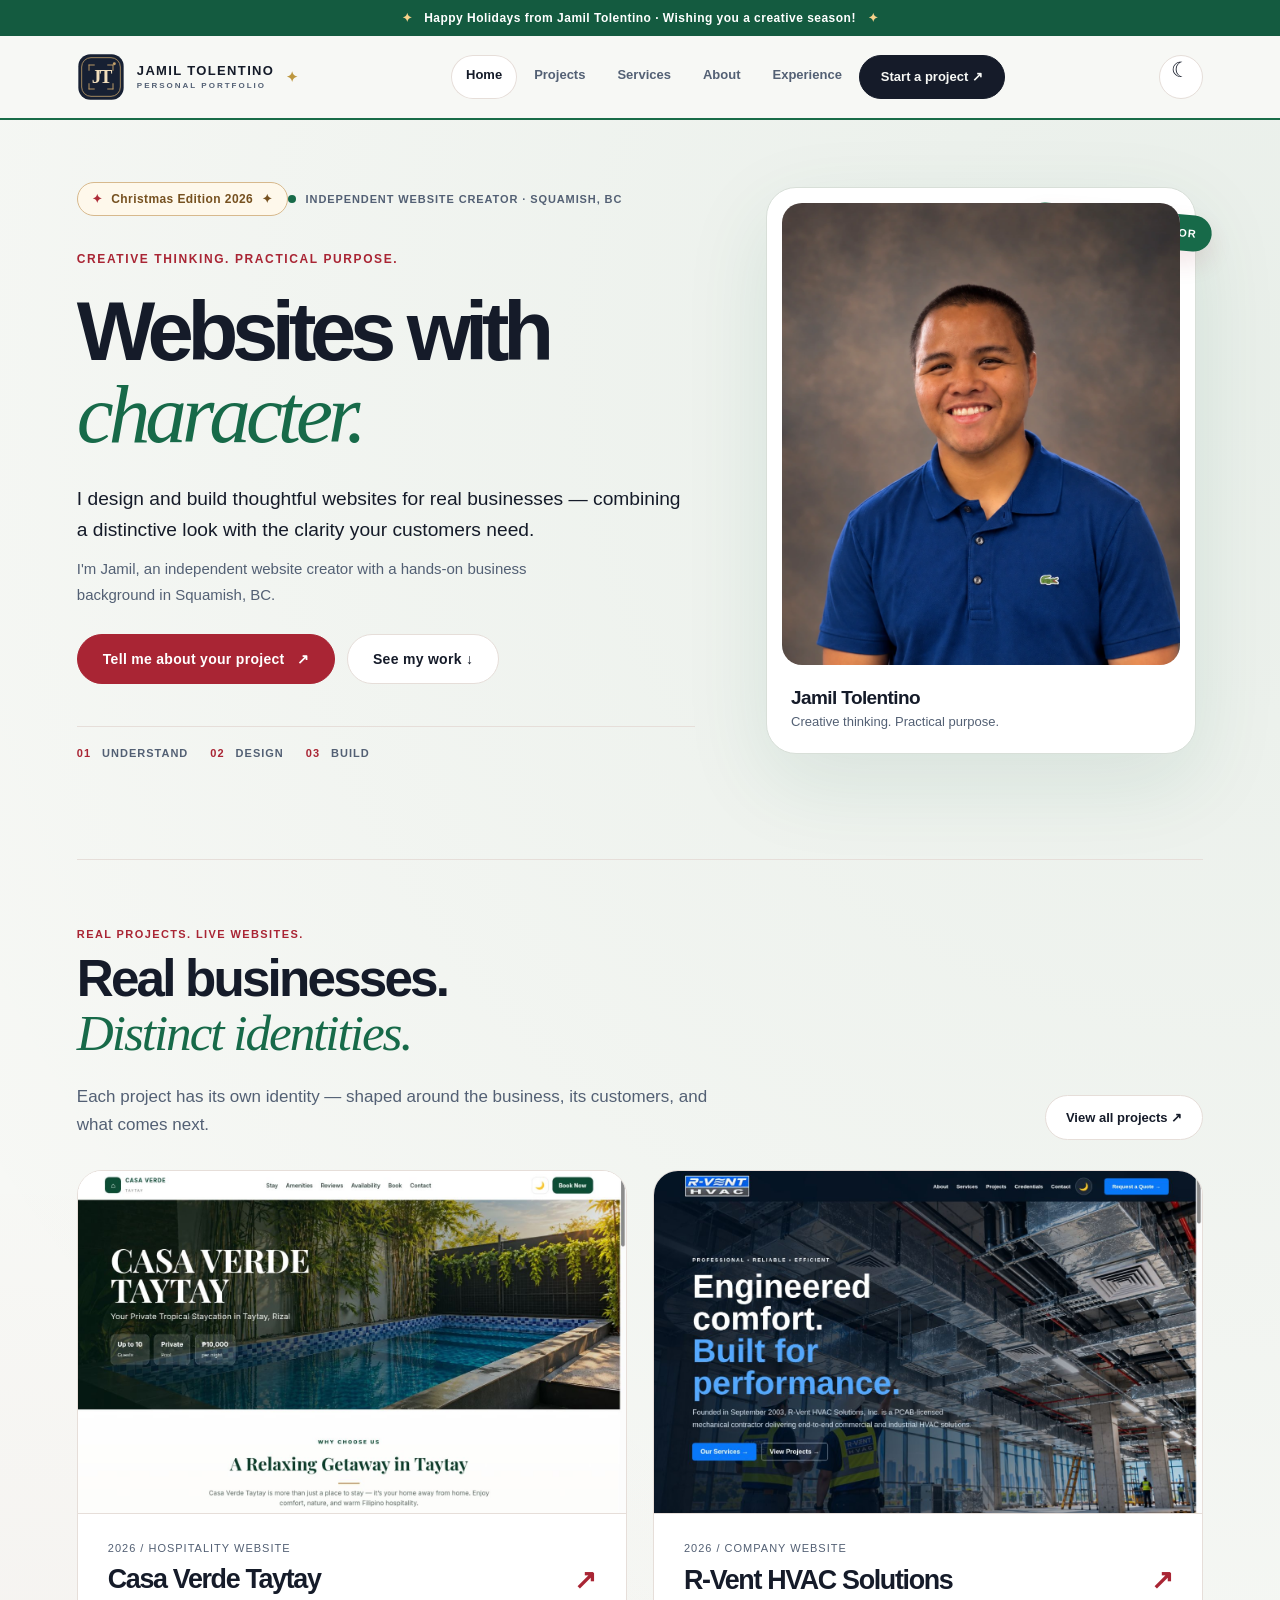
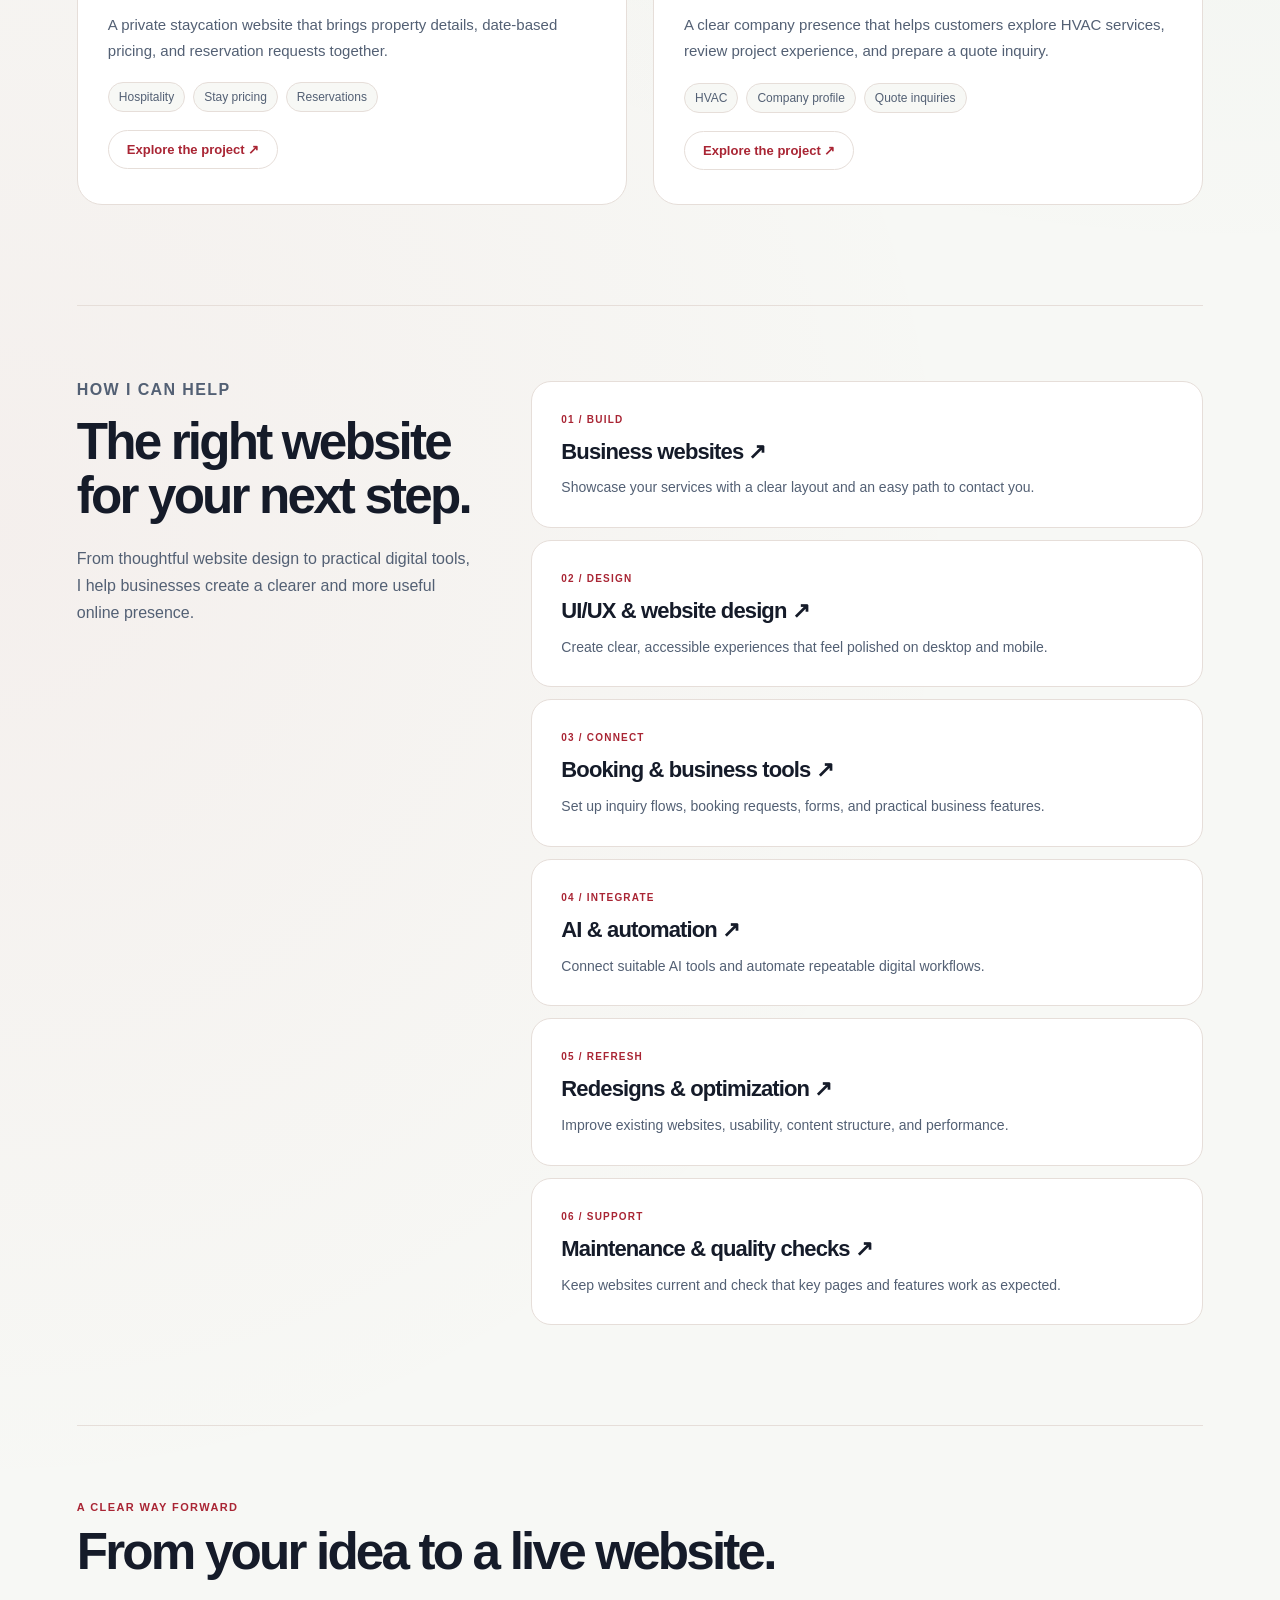
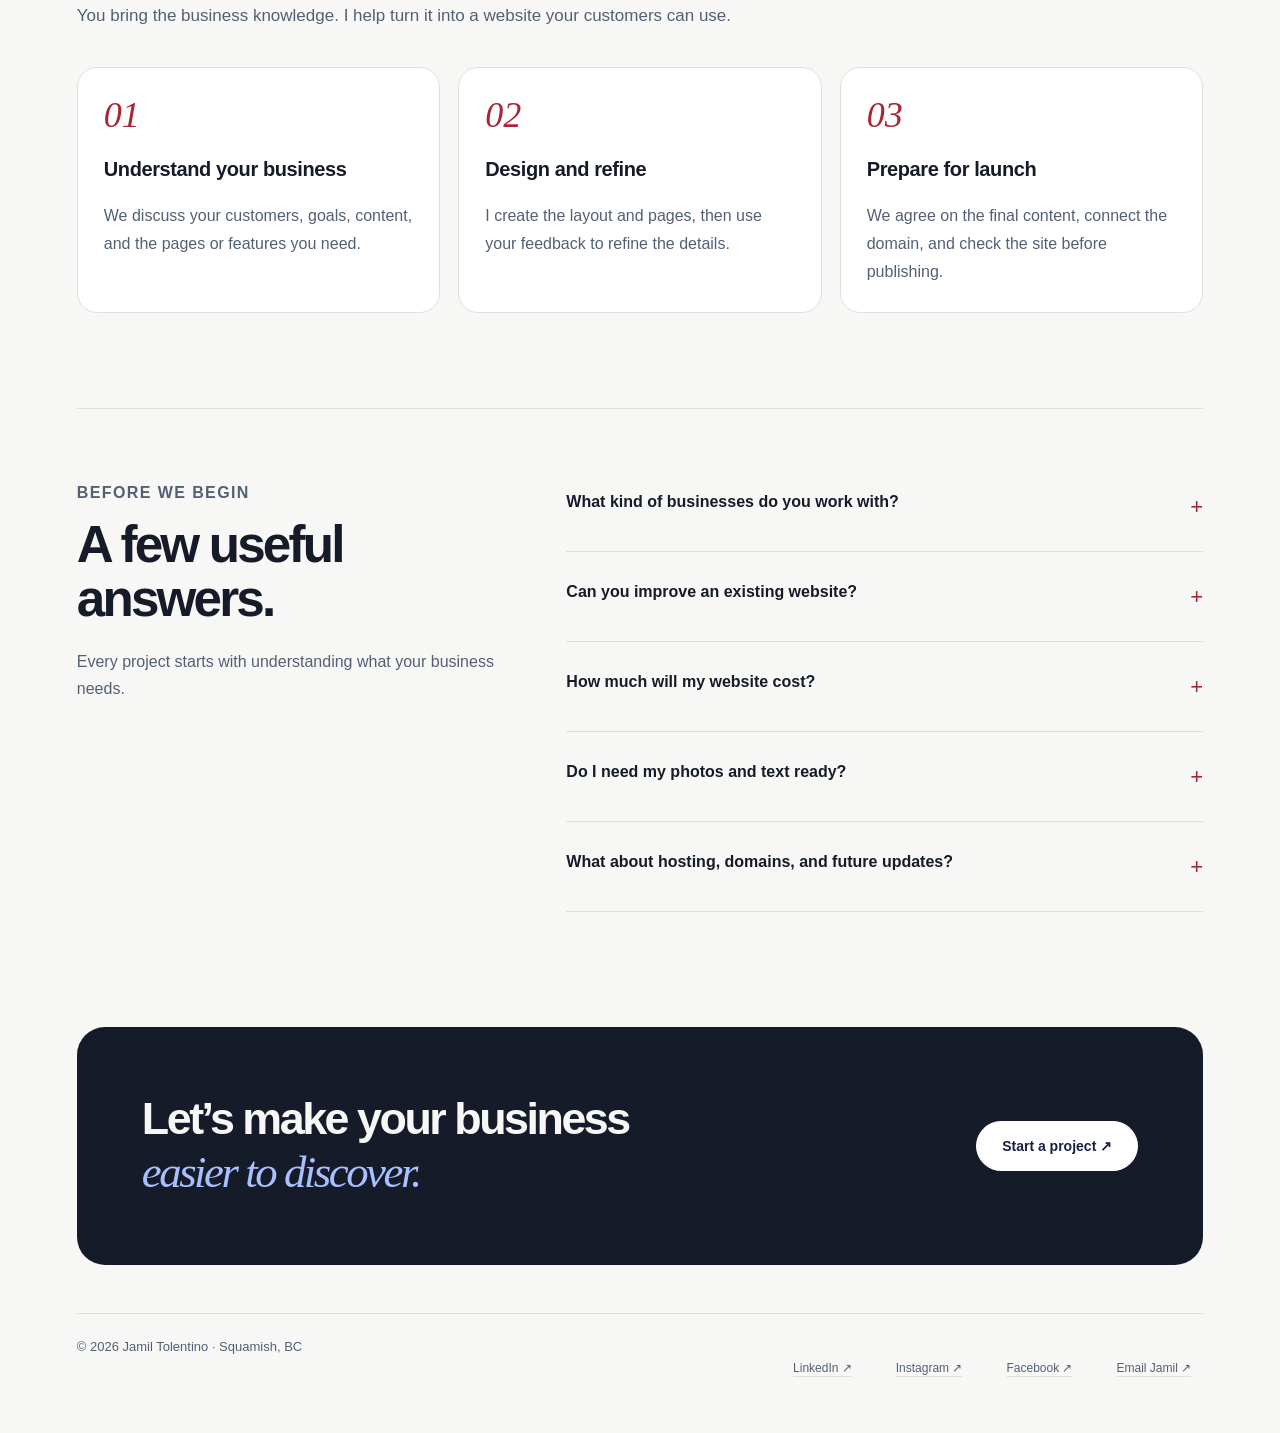
<file: index.html>
<!doctype html><html lang="en"><head><meta charset="utf-8"><meta http-equiv="Content-Security-Policy" content="default-src 'self'; script-src 'self'; script-src-attr 'none'; style-src 'self' 'unsafe-inline'; img-src 'self'; font-src 'self'; connect-src 'none'; object-src 'none'; frame-src 'none'; base-uri 'none'; form-action 'none'; upgrade-insecure-requests"><meta name="referrer" content="strict-origin-when-cross-origin"><meta name="viewport" content="width=device-width,initial-scale=1"><link rel="icon" type="image/svg+xml" href="favicon.svg"><meta name="theme-color" content="#f8f3ed"><meta name="description" content="Independent website design and development for small businesses. See real projects from Jamil Tolentino, based in Squamish, BC."><script src="theme.js?v=security1"></script><link rel="stylesheet" href="style.css?v=polish3"><title>Jamil Tolentino — Modern Websites for Small Businesses</title><link rel="stylesheet" href="tech.css?v=identity5"><link rel="canonical" href="https://jamiltolentino.com/"><link rel="preload" as="image" href="jamil-portrait.webp"><meta property="og:type" content="website"><meta property="og:title" content="Jamil Tolentino — Websites with Character"><meta property="og:description" content="Distinctive, practical websites for small businesses. Explore the real projects of Jamil Tolentino."><meta property="og:url" content="https://jamiltolentino.com/"><link rel="stylesheet" href="studio.css?v=studio1"></head><body class="welcome-page studio-page"><a class="skip" href="#main">Skip to content</a><header class="welcome-header site-header"><a class="brand-lockup" href="index.html" aria-label="Jamil Tolentino home"><img src="jamil-monogram.svg" alt="" aria-hidden="true"><span class="brand-wordmark"><strong>JAMIL TOLENTINO</strong><small>PERSONAL PORTFOLIO</small></span></a><button class="menu-toggle" aria-expanded="false" aria-controls="site-nav">MENU <span>＋</span></button><nav id="site-nav" class="hud-nav" aria-label="Main navigation"><a href="index.html" aria-current="page">Home</a><a href="work.html">Projects</a><a href="services.html">Services</a><a href="about.html">About</a><a href="resume.html">Experience</a><a href="contact.html" class="nav-contact">Start a project ↗</a></nav></header><main class="welcome" id="main"><div class="welcome-copy reveal"><div class="hud-tag">INDEPENDENT WEBSITE CREATOR · SQUAMISH, BC</div><p class="eyebrow">CREATIVE THINKING. PRACTICAL PURPOSE.</p><h1>Websites with<br><span>character.</span></h1><p class="intro">I design and build thoughtful websites for real businesses — combining a distinctive look with the clarity your customers need.</p><p class="hero-personal">I'm Jamil, an independent website creator with a hands-on business background in Squamish, BC.</p><div class="welcome-actions"><a class="pill primary" href="contact.html">Tell me about your project <span>↗</span></a><a class="pill secondary" href="#selected-work">See my work ↓</a></div><div class="studio-capabilities" aria-label="How I work"><span><b>01</b> Understand</span><span><b>02</b> Design</span><span><b>03</b> Build</span></div></div><div class="portrait-hud"><span class="studio-corner-label" aria-hidden="true">INDEPENDENT CREATOR</span><div class="portrait-label">The person behind the pixels</div><figure class="welcome-portrait reveal"><img src="jamil-portrait.webp" alt="Jamil Tolentino smiling in a blue polo"></figure><div class="portrait-signature"><strong>Jamil Tolentino</strong><span>Creative thinking. Practical purpose.</span></div></div><span class="welcome-note">FROM FAMILY BUSINESS ROOTS TO CREATIVE WORK / SQUAMISH, BC</span></main><section class="home-proof" id="selected-work" aria-labelledby="work-heading"><div class="proof-heading reveal"><div><p class="eyebrow">REAL PROJECTS. LIVE WEBSITES.</p><h2 id="work-heading">Real businesses.<br><em>Distinct identities.</em></h2><p class="section-intro">Each project has its own identity — shaped around the business, its customers, and what comes next.</p></div><a class="text-link" href="work.html">View all projects ↗</a></div><div class="gallery"><a class="tile reveal" data-category="websites" href="casa-verde.html"><figure class="live-screenshot"><img src="casa-live.jpg" alt="Screenshot of the live Casa Verde Taytay website" loading="lazy"><figcaption><span>LIVE WEBSITE SCREENSHOT</span><span>CASA VERDE TAYTAY</span></figcaption></figure><div class="tile-label"><p>2026 / HOSPITALITY WEBSITE</p><h2>Casa Verde Taytay <span>↗</span></h2><p class="project-description">A private staycation website that brings property details, date-based pricing, and reservation requests together.</p><div class="project-tags"><span>Hospitality</span><span>Stay pricing</span><span>Reservations</span></div><span class="case-link">Explore the project ↗</span></div></a><a class="tile reveal" data-category="websites" href="rvent.html"><figure class="live-screenshot"><img src="rvent-live.jpg" alt="Screenshot of the live R-Vent HVAC Solutions website" loading="lazy"><figcaption><span>LIVE WEBSITE SCREENSHOT</span><span>R-VENT HVAC SOLUTIONS</span></figcaption></figure><div class="tile-label"><p>2026 / COMPANY WEBSITE</p><h2>R-Vent HVAC Solutions <span>↗</span></h2><p class="project-description">A clear company presence that helps customers explore HVAC services, review project experience, and prepare a quote inquiry.</p><div class="project-tags"><span>HVAC</span><span>Company profile</span><span>Quote inquiries</span></div><span class="case-link">Explore the project ↗</span></div></a></div></section><section class="home-services" aria-labelledby="services-heading"><div><p class="eyebrow">HOW I CAN HELP</p><h2 id="services-heading">The right website for your next step.</h2><p>From thoughtful website design to practical digital tools, I help businesses create a clearer and more useful online presence.</p></div><div class="service-preview-grid"><a href="services.html"><span class="eyebrow">01 / BUILD</span><h3>Business websites ↗</h3><p>Showcase your services with a clear layout and an easy path to contact you.</p></a><a href="services.html"><span class="eyebrow">02 / DESIGN</span><h3>UI/UX &amp; website design ↗</h3><p>Create clear, accessible experiences that feel polished on desktop and mobile.</p></a><a href="services.html"><span class="eyebrow">03 / CONNECT</span><h3>Booking &amp; business tools ↗</h3><p>Set up inquiry flows, booking requests, forms, and practical business features.</p></a><a href="services.html"><span class="eyebrow">04 / INTEGRATE</span><h3>AI &amp; automation ↗</h3><p>Connect suitable AI tools and automate repeatable digital workflows.</p></a><a href="services.html"><span class="eyebrow">05 / REFRESH</span><h3>Redesigns &amp; optimization ↗</h3><p>Improve existing websites, usability, content structure, and performance.</p></a><a href="services.html"><span class="eyebrow">06 / SUPPORT</span><h3>Maintenance &amp; quality checks ↗</h3><p>Keep websites current and check that key pages and features work as expected.</p></a></div></section><section class="home-process" aria-labelledby="process-heading"><div class="section-heading"><p class="eyebrow">A CLEAR WAY FORWARD</p><h2 id="process-heading">From your idea to a live website.</h2><p class="section-intro">You bring the business knowledge. I help turn it into a website your customers can use.</p></div><div class="process-cards"><article><span class="step-number">01</span><h3>Understand your business</h3><p>We discuss your customers, goals, content, and the pages or features you need.</p></article><article><span class="step-number">02</span><h3>Design and refine</h3><p>I create the layout and pages, then use your feedback to refine the details.</p></article><article><span class="step-number">03</span><h3>Prepare for launch</h3><p>We agree on the final content, connect the domain, and check the site before publishing.</p></article></div></section><section class="home-faq" aria-labelledby="faq-heading"><div><p class="eyebrow">BEFORE WE BEGIN</p><h2 id="faq-heading">A few useful answers.</h2><p>Every project starts with understanding what your business needs.</p></div><div class="faq-list"><details><summary>What kind of businesses do you work with?</summary><p>I create websites for small businesses, including hospitality and service businesses. My portfolio includes Casa Verde Taytay and R-Vent HVAC Solutions.</p></details><details><summary>Can you improve an existing website?</summary><p>Yes. I can help refresh the layout, simplify navigation, update content, or build a clearer path to customer inquiries.</p></details><details><summary>How much will my website cost?</summary><p>Pricing depends on the pages, features, content, and support you need. Share your project details so we can discuss the scope and a quote.</p></details><details><summary>Do I need my photos and text ready?</summary><p>Existing photos, business information, and examples you like are helpful. We can identify what is ready and what still needs to be prepared during the first conversation.</p></details><details><summary>What about hosting, domains, and future updates?</summary><p>We’ll discuss the domain, hosting, and ongoing updates as part of your project scope. Any recurring costs or maintenance arrangements should be agreed before launch.</p></details></div></section><section class="home-proof home-closing"><section class="callout"><h2>Let’s make your business<br><em>easier to discover.</em></h2><a class="pill primary" href="contact.html">Start a project ↗</a></section></section><footer class="home-footer"><span>© 2026 Jamil Tolentino · Squamish, BC</span><div class="studio-socials" aria-label="Connect with Jamil"><a href="https://www.linkedin.com/in/jamil-andrei-tolentino-233a85222/" target="_blank" rel="noopener noreferrer">LinkedIn ↗</a><a href="https://www.instagram.com/drei.tolentino/" target="_blank" rel="noopener noreferrer">Instagram ↗</a><a href="https://www.facebook.com/jamil.tolentino/" target="_blank" rel="noopener noreferrer">Facebook ↗</a><a href="mailto:tolentinojamil1@gmail.com">Email Jamil ↗</a></div></footer><script src="script.js?v=christmas2026" defer></script></body></html>
</file>
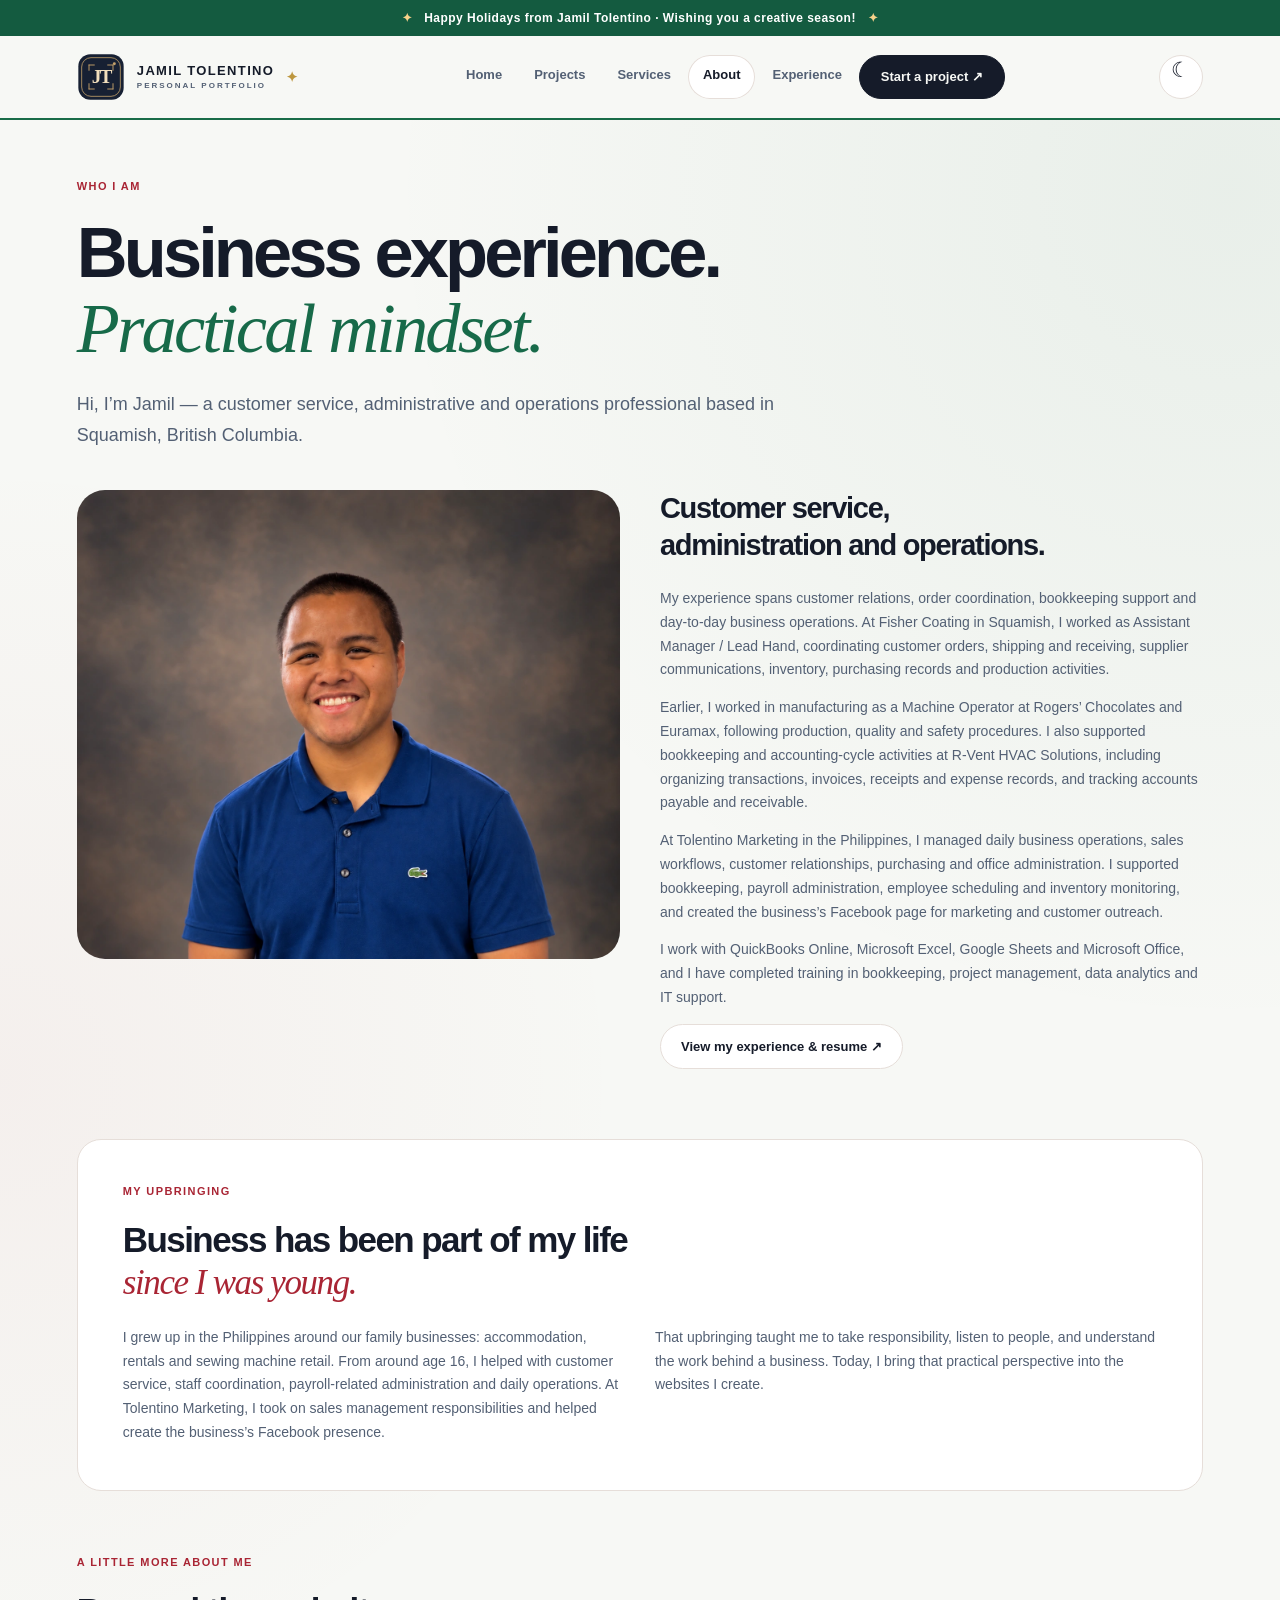
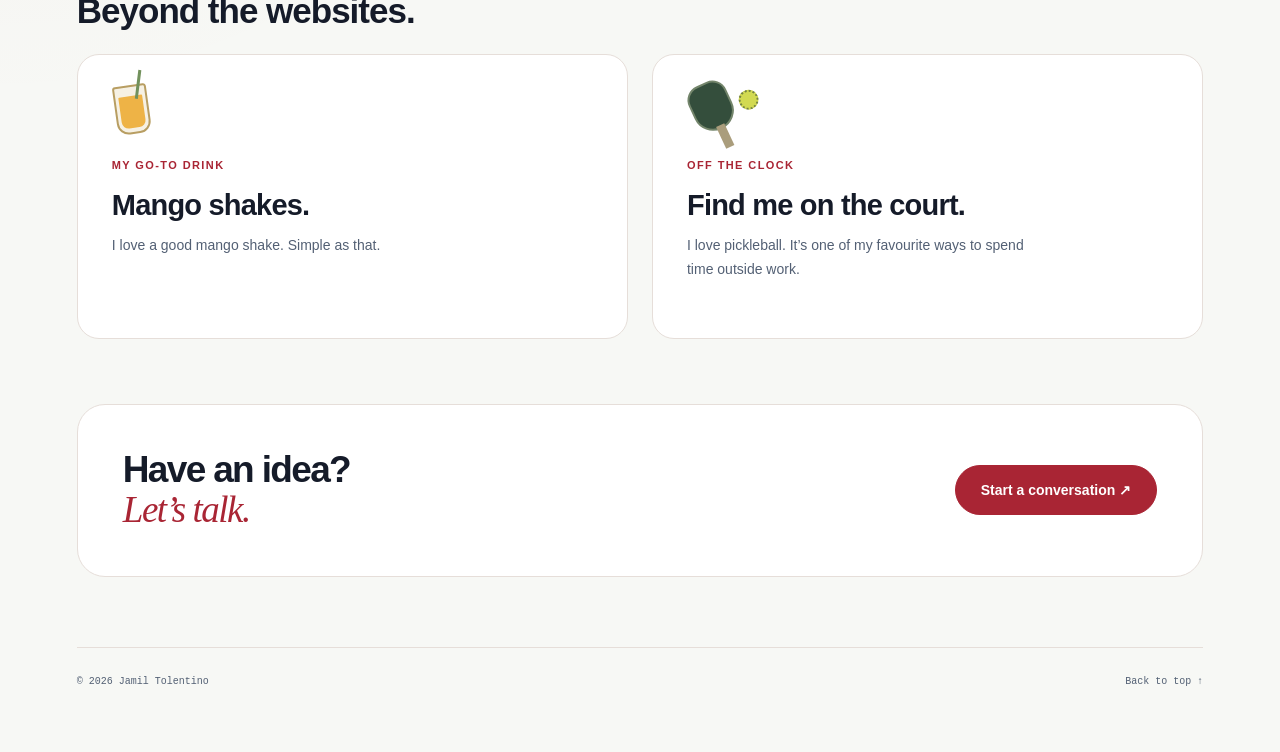
<file: about.html>
<!doctype html><html lang="en"><head><meta charset="utf-8"><meta http-equiv="Content-Security-Policy" content="default-src 'self'; script-src 'self'; script-src-attr 'none'; style-src 'self' 'unsafe-inline'; img-src 'self'; font-src 'self'; connect-src 'none'; object-src 'none'; frame-src 'none'; base-uri 'none'; form-action 'none'; upgrade-insecure-requests"><meta name="referrer" content="strict-origin-when-cross-origin"><meta name="viewport" content="width=device-width,initial-scale=1"><link rel="icon" type="image/svg+xml" href="favicon.svg"><meta name="theme-color" content="#f8f3ed"><meta name="description" content="Meet Jamil Tolentino — a customer service, administration and operations professional with experience in bookkeeping support, manufacturing and business operations. Based in Squamish, BC."><script src="theme.js?v=security1"></script><link rel="stylesheet" href="style.css?v=improve1"><title>Who I am — Jamil Tolentino</title><link rel="stylesheet" href="tech.css?v=identity5"><link rel="canonical" href="https://jamiltolentino.com/about.html"><link rel="stylesheet" href="studio.css?v=studio1"></head><body><a class="skip" href="#main">Skip to content</a><div class="progress" aria-hidden="true"></div><header class="welcome-header site-header"><a class="brand-lockup" href="index.html" aria-label="Jamil Tolentino home"><img src="jamil-monogram.svg" alt="" aria-hidden="true"><span class="brand-wordmark"><strong>JAMIL TOLENTINO</strong><small>PERSONAL PORTFOLIO</small></span></a><button class="menu-toggle" aria-expanded="false" aria-controls="site-nav">MENU <span>＋</span></button><nav id="site-nav" class="hud-nav" aria-label="Main navigation"><a href="index.html">Home</a><a href="work.html">Projects</a><a href="services.html">Services</a><a href="about.html" aria-current="page">About</a><a href="resume.html">Experience</a><a href="contact.html" class="nav-contact">Start a project ↗</a></nav></header><main class="content" id="main"><header class="page-intro reveal"><p class="eyebrow">WHO I AM</p><h1>Business experience.<br><em>Practical mindset.</em></h1><p>Hi, I’m Jamil — a customer service, administrative and operations professional based in Squamish, British Columbia.</p></header><section class="about-grid"><img class="about-portrait reveal" src="jamil-portrait.webp" alt="Jamil Tolentino"><div class="about-copy reveal"><h2>Customer service, administration and operations.</h2><p>My experience spans customer relations, order coordination, bookkeeping support and day-to-day business operations. At Fisher Coating in Squamish, I worked as Assistant Manager / Lead Hand, coordinating customer orders, shipping and receiving, supplier communications, inventory, purchasing records and production activities.</p><p>Earlier, I worked in manufacturing as a Machine Operator at Rogers’ Chocolates and Euramax, following production, quality and safety procedures. I also supported bookkeeping and accounting-cycle activities at R-Vent HVAC Solutions, including organizing transactions, invoices, receipts and expense records, and tracking accounts payable and receivable.</p><p>At Tolentino Marketing in the Philippines, I managed daily business operations, sales workflows, customer relationships, purchasing and office administration. I supported bookkeeping, payroll administration, employee scheduling and inventory monitoring, and created the business’s Facebook page for marketing and customer outreach.</p><p>I work with QuickBooks Online, Microsoft Excel, Google Sheets and Microsoft Office, and I have completed training in bookkeeping, project management, data analytics and IT support.</p><a class="text-link" href="resume.html">View my experience & resume ↗</a></div></section><section class="my-story reveal"><p class="eyebrow">MY UPBRINGING</p><h2>Business has been part of my life<br><em>since I was young.</em></h2><div class="story-columns"><p>I grew up in the Philippines around our family businesses: accommodation, rentals and sewing machine retail. From around age 16, I helped with customer service, staff coordination, payroll-related administration and daily operations. At Tolentino Marketing, I took on sales management responsibilities and helped create the business’s Facebook presence.</p><p>That upbringing taught me to take responsibility, listen to people, and understand the work behind a business. Today, I bring that practical perspective into the websites I create.</p></div></section><section class="personal-side"><div class="section-heading reveal"><p class="eyebrow">A LITTLE MORE ABOUT ME</p><h2>Beyond the websites.</h2></div><div class="personality-grid"><article class="personality-card mango-card reveal"><div class="mango-icon" aria-hidden="true"><span></span></div><span class="eyebrow">MY GO-TO DRINK</span><h3>Mango shakes.</h3><p>I love a good mango shake. Simple as that.</p></article><article class="personality-card pickle-card reveal"><div class="paddle-icon" aria-hidden="true"><span></span></div><span class="eyebrow">OFF THE CLOCK</span><h3>Find me on the court.</h3><p>I love pickleball. It’s one of my favourite ways to spend time outside work.</p></article></div></section><section class="callout reveal"><h2>Have an idea?<br><em>Let’s talk.</em></h2><a class="pill primary" href="contact.html">Start a conversation ↗</a></section><footer><span>© 2026 Jamil Tolentino</span><a href="#main">Back to top ↑</a></footer></main><script src="script.js?v=christmas2026" defer></script></body></html>
</file>
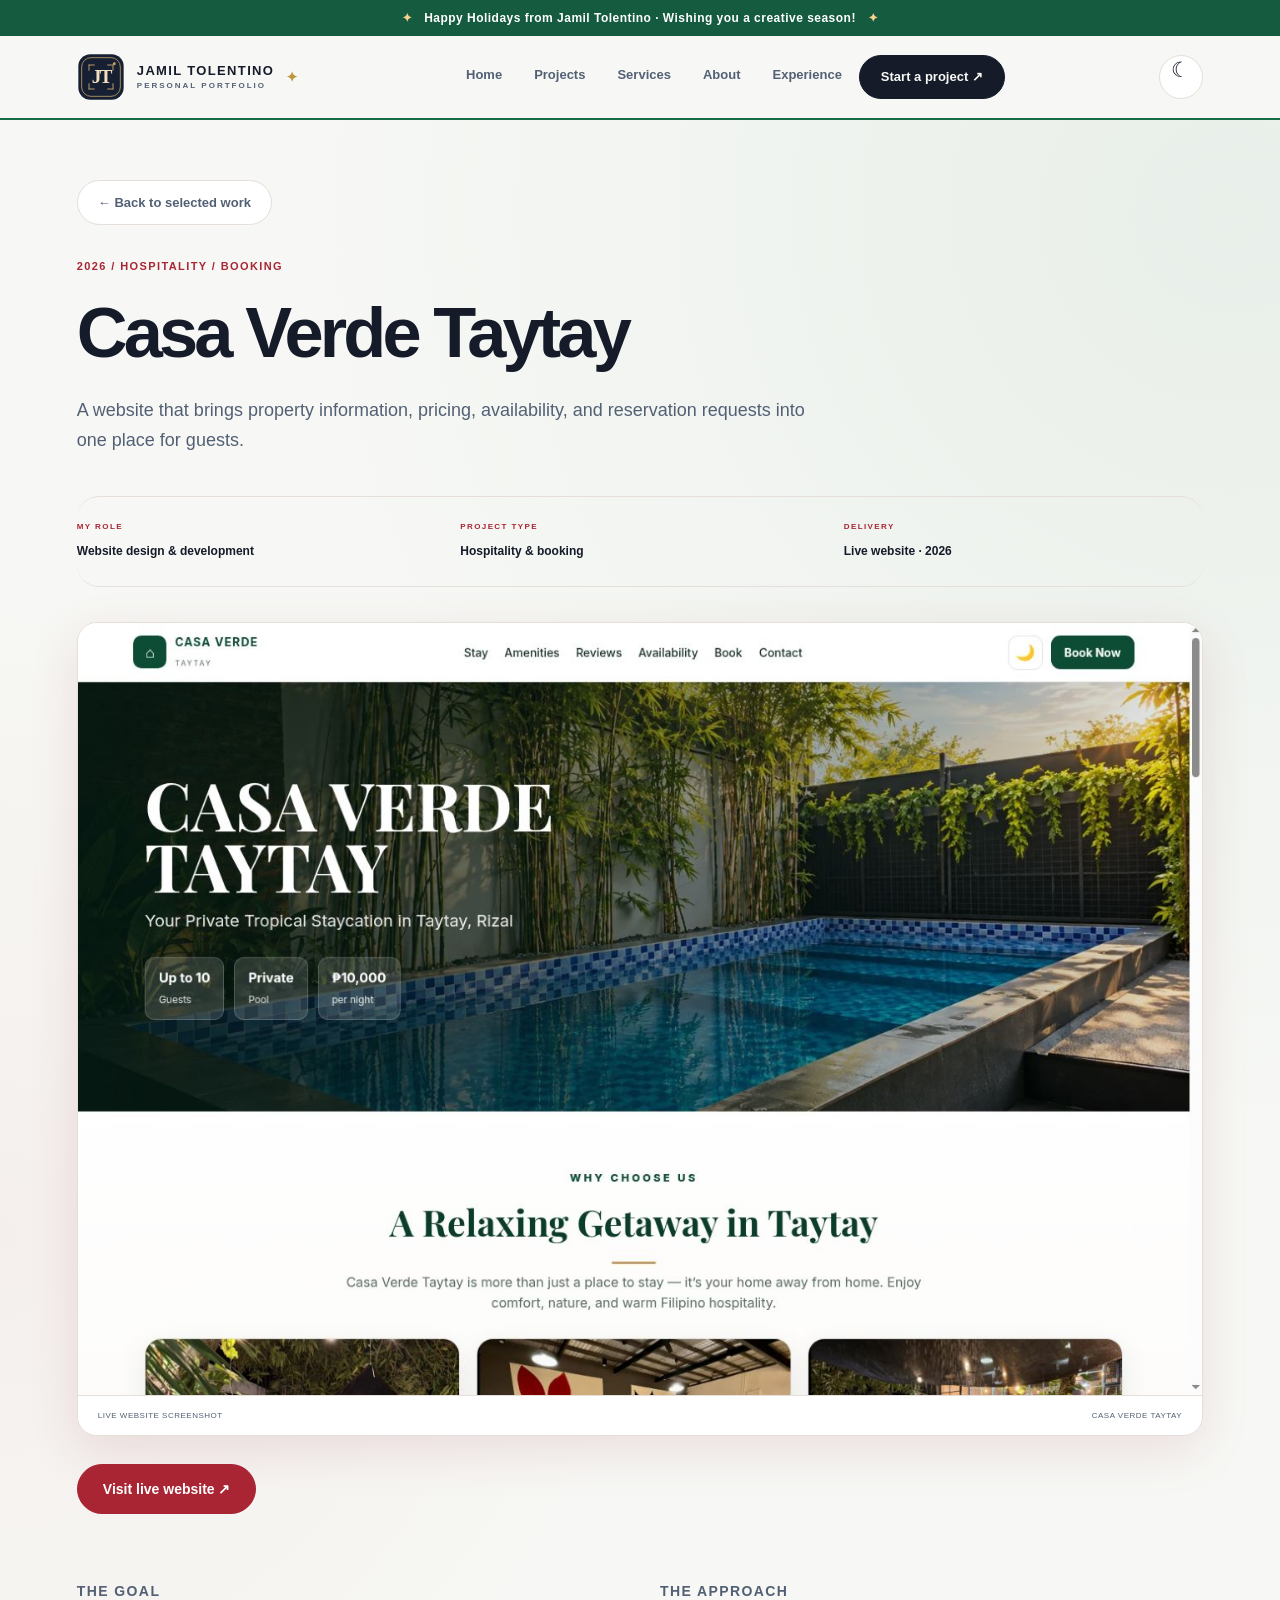
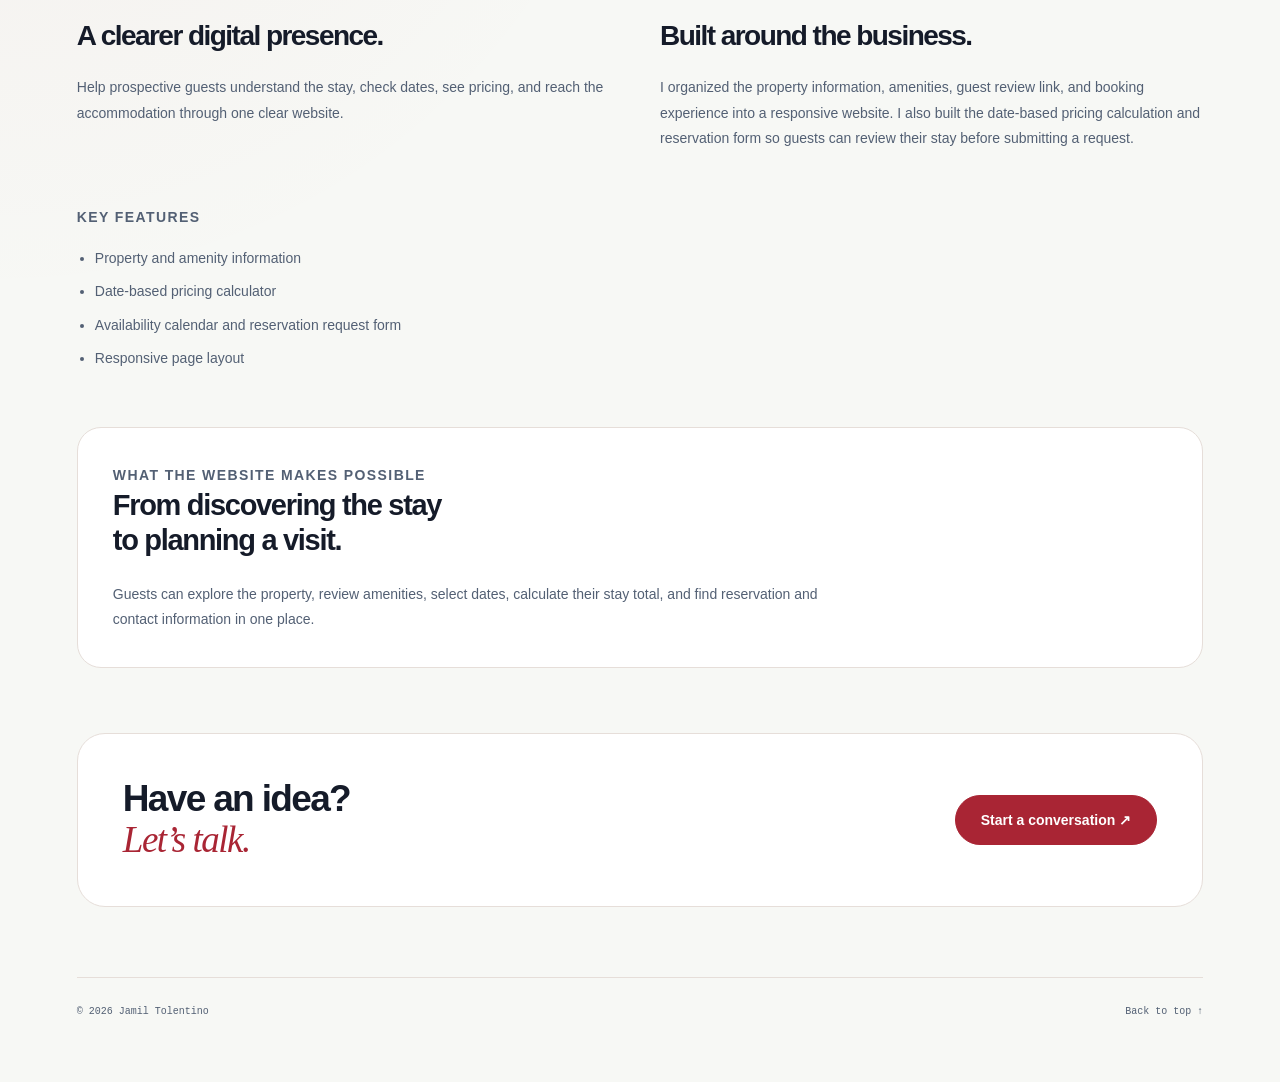
<file: casa-verde.html>
<!doctype html><html lang="en"><head><meta charset="utf-8"><meta http-equiv="Content-Security-Policy" content="default-src 'self'; script-src 'self'; script-src-attr 'none'; style-src 'self' 'unsafe-inline'; img-src 'self'; font-src 'self'; connect-src 'none'; object-src 'none'; frame-src 'none'; base-uri 'none'; form-action 'none'; upgrade-insecure-requests"><meta name="referrer" content="strict-origin-when-cross-origin"><meta name="viewport" content="width=device-width,initial-scale=1"><link rel="icon" type="image/svg+xml" href="favicon.svg"><meta name="theme-color" content="#f8f3ed"><meta name="description" content="Jamil Tolentino — modern websites for small businesses, with practical business experience. Based in Squamish, BC."><script src="theme.js?v=security1"></script><link rel="stylesheet" href="style.css?v=improve1"><title>Casa Verde Taytay — Jamil Tolentino</title><link rel="stylesheet" href="tech.css?v=identity5"><link rel="canonical" href="https://jamiltolentino.com/casa-verde.html"><link rel="stylesheet" href="studio.css?v=studio1"></head><body><a class="skip" href="#main">Skip to content</a><div class="progress" aria-hidden="true"></div><header class="welcome-header site-header"><a class="brand-lockup" href="index.html" aria-label="Jamil Tolentino home"><img src="jamil-monogram.svg" alt="" aria-hidden="true"><span class="brand-wordmark"><strong>JAMIL TOLENTINO</strong><small>PERSONAL PORTFOLIO</small></span></a><button class="menu-toggle" aria-expanded="false" aria-controls="site-nav">MENU <span>＋</span></button><nav id="site-nav" class="hud-nav" aria-label="Main navigation"><a href="index.html">Home</a><a href="work.html">Projects</a><a href="services.html">Services</a><a href="about.html">About</a><a href="resume.html">Experience</a><a href="contact.html" class="nav-contact">Start a project ↗</a></nav></header><main class="content" id="main"><a class="back-link" href="work.html">← Back to selected work</a><header class="page-intro reveal"><p class="eyebrow">2026 / HOSPITALITY / BOOKING</p><h1>Casa Verde Taytay</h1><p>A website that brings property information, pricing, availability, and reservation requests into one place for guests.</p></header><section class="project-summary reveal"><div><p class="eyebrow">MY ROLE</p><strong>Website design & development</strong></div><div><p class="eyebrow">PROJECT TYPE</p><strong>Hospitality & booking</strong></div><div><p class="eyebrow">DELIVERY</p><strong>Live website · 2026</strong></div></section><div class="case-art reveal"><figure class="live-screenshot"><img src="casa-live.jpg" alt="Screenshot of the live Casa Verde Taytay website" loading="lazy"><figcaption><span>LIVE WEBSITE SCREENSHOT</span><span>CASA VERDE TAYTAY</span></figcaption></figure></div><a class="pill primary live-link" href="https://tolentinojamil1-sys.github.io/casa-verde-taytay/" target="_blank" rel="noopener">Visit live website ↗</a><section class="case-details"><article class="reveal"><p class="eyebrow">THE GOAL</p><h2>A clearer digital presence.</h2><p>Help prospective guests understand the stay, check dates, see pricing, and reach the accommodation through one clear website.</p></article><article class="reveal"><p class="eyebrow">THE APPROACH</p><h2>Built around the business.</h2><p>I organized the property information, amenities, guest review link, and booking experience into a responsive website. I also built the date-based pricing calculation and reservation form so guests can review their stay before submitting a request.</p></article><article class="reveal"><p class="eyebrow">KEY FEATURES</p><ul><li>Property and amenity information</li><li>Date-based pricing calculator</li><li>Availability calendar and reservation request form</li><li>Responsive page layout</li></ul></article></section><section class="project-value reveal"><p class="eyebrow">WHAT THE WEBSITE MAKES POSSIBLE</p><h2>From discovering the stay<br>to planning a visit.</h2><p>Guests can explore the property, review amenities, select dates, calculate their stay total, and find reservation and contact information in one place.</p></section><section class="callout reveal"><h2>Have an idea?<br><em>Let’s talk.</em></h2><a class="pill primary" href="contact.html">Start a conversation ↗</a></section><footer><span>© 2026 Jamil Tolentino</span><a href="#main">Back to top ↑</a></footer></main><script src="script.js?v=christmas2026" defer></script></body></html>
</file>
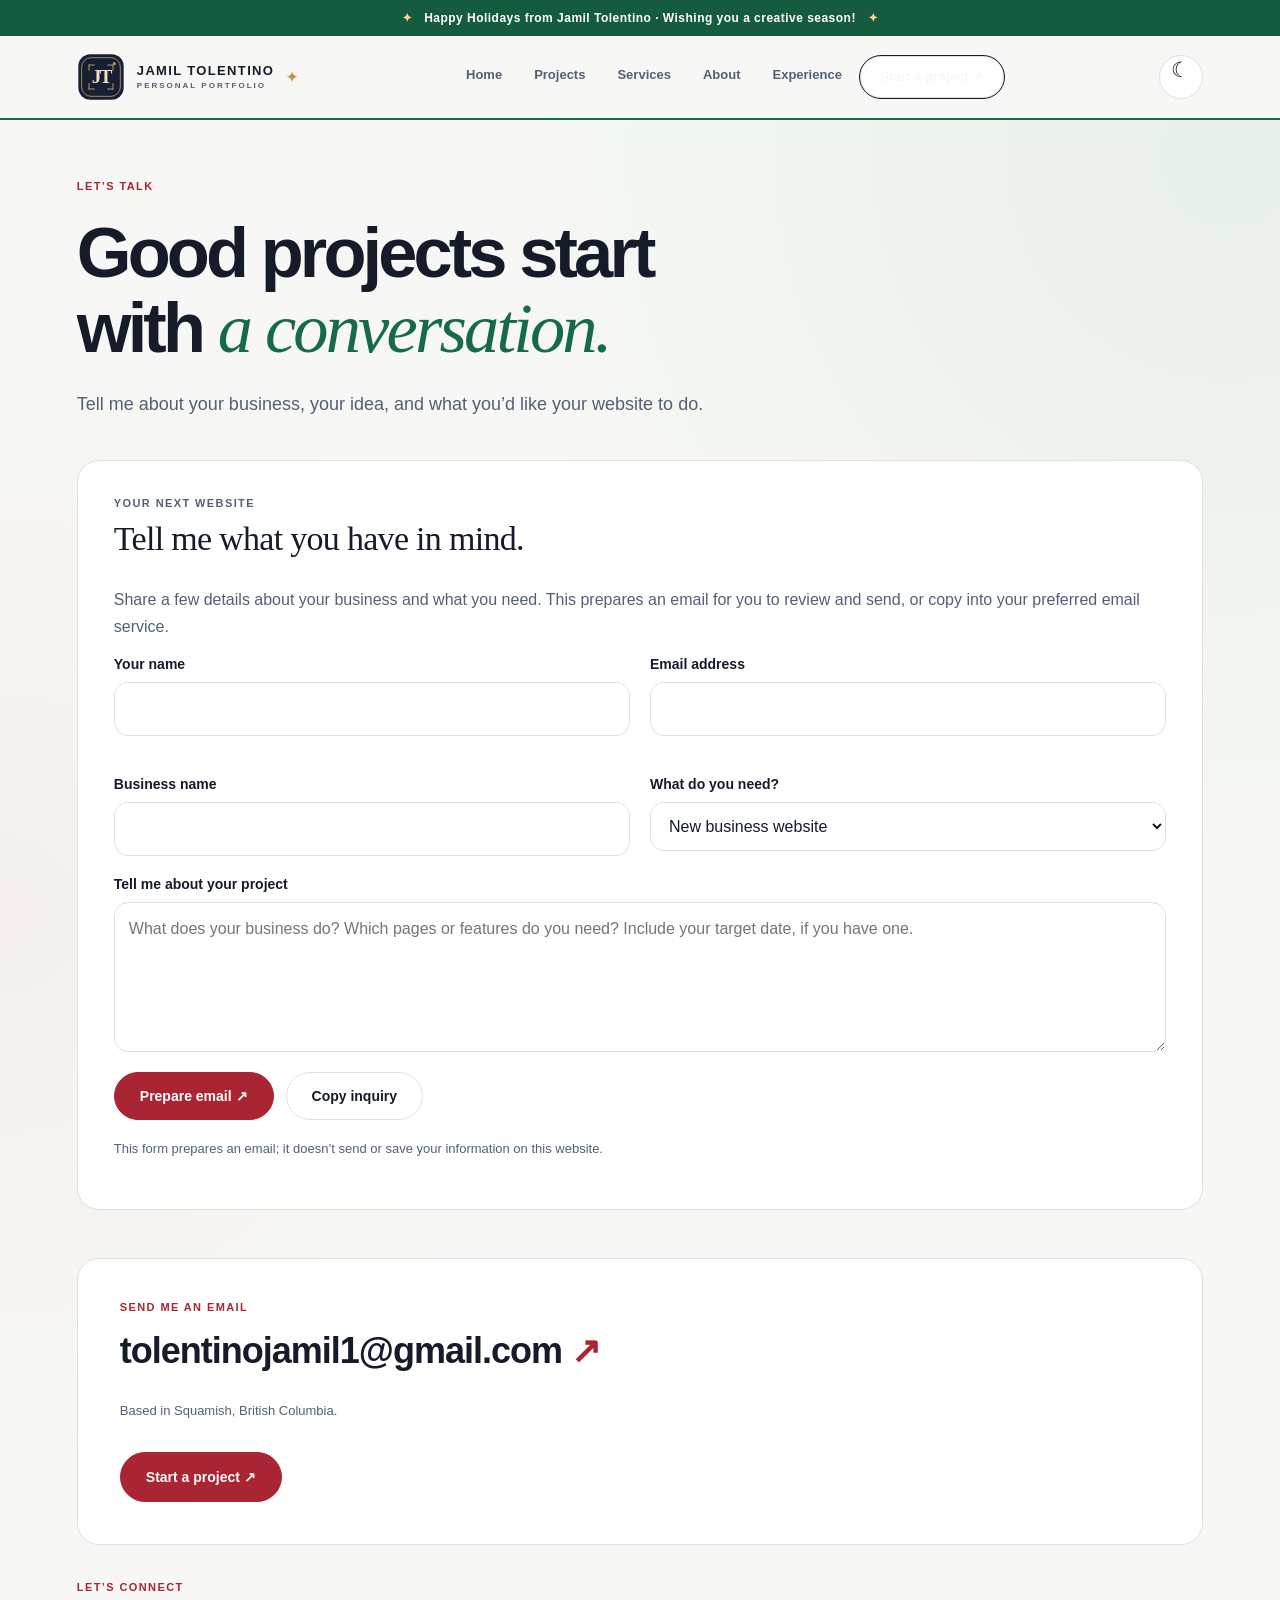
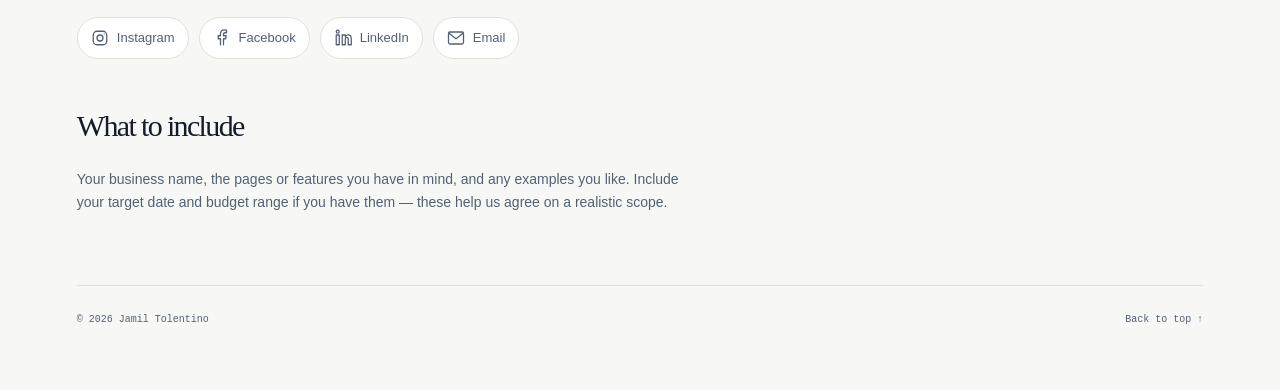
<file: contact.html>
<!doctype html><html lang="en"><head><meta charset="utf-8"><meta http-equiv="Content-Security-Policy" content="default-src 'self'; script-src 'self'; script-src-attr 'none'; style-src 'self' 'unsafe-inline'; img-src 'self'; font-src 'self'; connect-src 'none'; object-src 'none'; frame-src 'none'; base-uri 'none'; form-action 'none'; upgrade-insecure-requests"><meta name="referrer" content="strict-origin-when-cross-origin"><meta name="viewport" content="width=device-width,initial-scale=1"><link rel="icon" type="image/svg+xml" href="favicon.svg"><meta name="theme-color" content="#f8f3ed"><meta name="description" content="Jamil Tolentino — modern websites for small businesses, with practical business experience. Based in Squamish, BC."><script src="theme.js?v=security1"></script><link rel="stylesheet" href="style.css?v=improve1"><title>Contact — Jamil Tolentino</title><link rel="stylesheet" href="tech.css?v=identity5"><link rel="canonical" href="https://jamiltolentino.com/contact.html"><link rel="stylesheet" href="studio.css?v=studio1"></head><body><a class="skip" href="#main">Skip to content</a><div class="progress" aria-hidden="true"></div><header class="welcome-header site-header"><a class="brand-lockup" href="index.html" aria-label="Jamil Tolentino home"><img src="jamil-monogram.svg" alt="" aria-hidden="true"><span class="brand-wordmark"><strong>JAMIL TOLENTINO</strong><small>PERSONAL PORTFOLIO</small></span></a><button class="menu-toggle" aria-expanded="false" aria-controls="site-nav">MENU <span>＋</span></button><nav id="site-nav" class="hud-nav" aria-label="Main navigation"><a href="index.html">Home</a><a href="work.html">Projects</a><a href="services.html">Services</a><a href="about.html">About</a><a href="resume.html">Experience</a><a href="contact.html" aria-current="page" class="nav-contact">Start a project ↗</a></nav></header><main class="content" id="main"><header class="page-intro reveal"><p class="eyebrow">LET’S TALK</p><h1>Good projects start<br>with <em>a conversation.</em></h1><p>Tell me about your business, your idea, and what you’d like your website to do.</p></header><section class="inquiry-panel"><div><p class="eyebrow">YOUR NEXT WEBSITE</p><h2>Tell me what you have in mind.</h2><p>Share a few details about your business and what you need. This prepares an email for you to review and send, or copy into your preferred email service.</p></div><form id="project-inquiry"><div class="form-grid"><label>Your name<input name="name" autocomplete="name" required maxlength="100"></label><label>Email address<input name="email" type="email" autocomplete="email" required maxlength="254"></label><label>Business name<input name="business" autocomplete="organization" required maxlength="150"></label><label>What do you need?<select name="service"><option>New business website</option><option>Booking or inquiry website</option><option>Website redesign</option><option>Website updates</option><option>Help deciding</option></select></label></div><label>Tell me about your project<textarea name="details" rows="5" required maxlength="3000" placeholder="What does your business do? Which pages or features do you need? Include your target date, if you have one."></textarea></label><div class="inquiry-actions"><button type="submit" class="pill primary">Prepare email ↗</button><button type="button" id="copy-inquiry" class="pill secondary">Copy inquiry</button></div><p class="form-note">This form prepares an email; it doesn’t send or save your information on this website.</p><p id="inquiry-status" role="status" aria-live="polite"></p><textarea id="inquiry-copy" aria-label="Your prepared inquiry" rows="8" readonly hidden></textarea></form></section><section class="contact-panel reveal"><p class="eyebrow">SEND ME AN EMAIL</p><a class="email-address" href="mailto:tolentinojamil1@gmail.com">tolentinojamil1@gmail.com <span>↗</span></a><p>Based in Squamish, British Columbia.</p><a class="pill primary" href="mailto:tolentinojamil1@gmail.com?subject=Website%20Project%20Inquiry">Start a project ↗</a></section><section class="contact-socials reveal"><p class="eyebrow">LET’S CONNECT</p><div class="social-links" aria-label="Jamil’s social and contact links"><a href="https://www.instagram.com/drei.tolentino/?hl=en" target="_blank" rel="noopener noreferrer" aria-label="Instagram — drei.tolentino" title="Instagram"><svg viewBox="0 0 24 24" width="18" height="18" fill="none" stroke="currentColor" stroke-width="1.7" stroke-linecap="round" stroke-linejoin="round" aria-hidden="true"><rect x="3" y="3" width="18" height="18" rx="5"/><circle cx="12" cy="12" r="4"/><circle cx="17.5" cy="6.5" r=".7" fill="currentColor" stroke="none"/></svg><span>Instagram</span></a><a href="https://www.facebook.com/jamil.tolentino/" target="_blank" rel="noopener noreferrer" aria-label="Facebook — Jamil Tolentino" title="Facebook"><svg viewBox="0 0 24 24" width="18" height="18" fill="none" stroke="currentColor" stroke-width="1.7" stroke-linecap="round" stroke-linejoin="round" aria-hidden="true"><path d="M14 21v-8h3l.5-4H14V7c0-1.2.5-2 2-2h2V1.5c-.7-.1-1.8-.3-3-.3-3.2 0-5 2-5 5.4V9H7v4h3v8"/></svg><span>Facebook</span></a><a href="https://www.linkedin.com/in/jamil-andrei-tolentino-233a85222/?isSelfProfile=true" target="_blank" rel="noopener noreferrer" aria-label="LinkedIn — Jamil Andrei Tolentino" title="LinkedIn"><svg viewBox="0 0 24 24" width="18" height="18" fill="none" stroke="currentColor" stroke-width="1.7" stroke-linecap="round" stroke-linejoin="round" aria-hidden="true"><rect x="3" y="8" width="4" height="13"/><circle cx="5" cy="3.5" r="2"/><path d="M11 21V8h4v2c1-1.5 2.2-2.3 4-2.3 3 0 4 2 4 5V21h-4v-7.5c0-1.6-.5-2.4-1.8-2.4S15 12 15 13.5V21Z"/></svg><span>LinkedIn</span></a><a href="mailto:tolentinojamil1@gmail.com" aria-label="Email — tolentinojamil1@gmail.com" title="Email"><svg viewBox="0 0 24 24" width="18" height="18" fill="none" stroke="currentColor" stroke-width="1.7" stroke-linecap="round" stroke-linejoin="round" aria-hidden="true"><rect x="2" y="4" width="20" height="16" rx="2"/><path d="m3 6 9 7 9-7"/></svg><span>Email</span></a></div></section><section class="contact-help reveal"><h2>What to include</h2><p>Your business name, the pages or features you have in mind, and any examples you like. Include your target date and budget range if you have them — these help us agree on a realistic scope.</p></section><footer><span>© 2026 Jamil Tolentino</span><a href="#main">Back to top ↑</a></footer></main><script src="script.js?v=christmas2026" defer></script><script src="inquiry.js" defer></script></body></html>
</file>
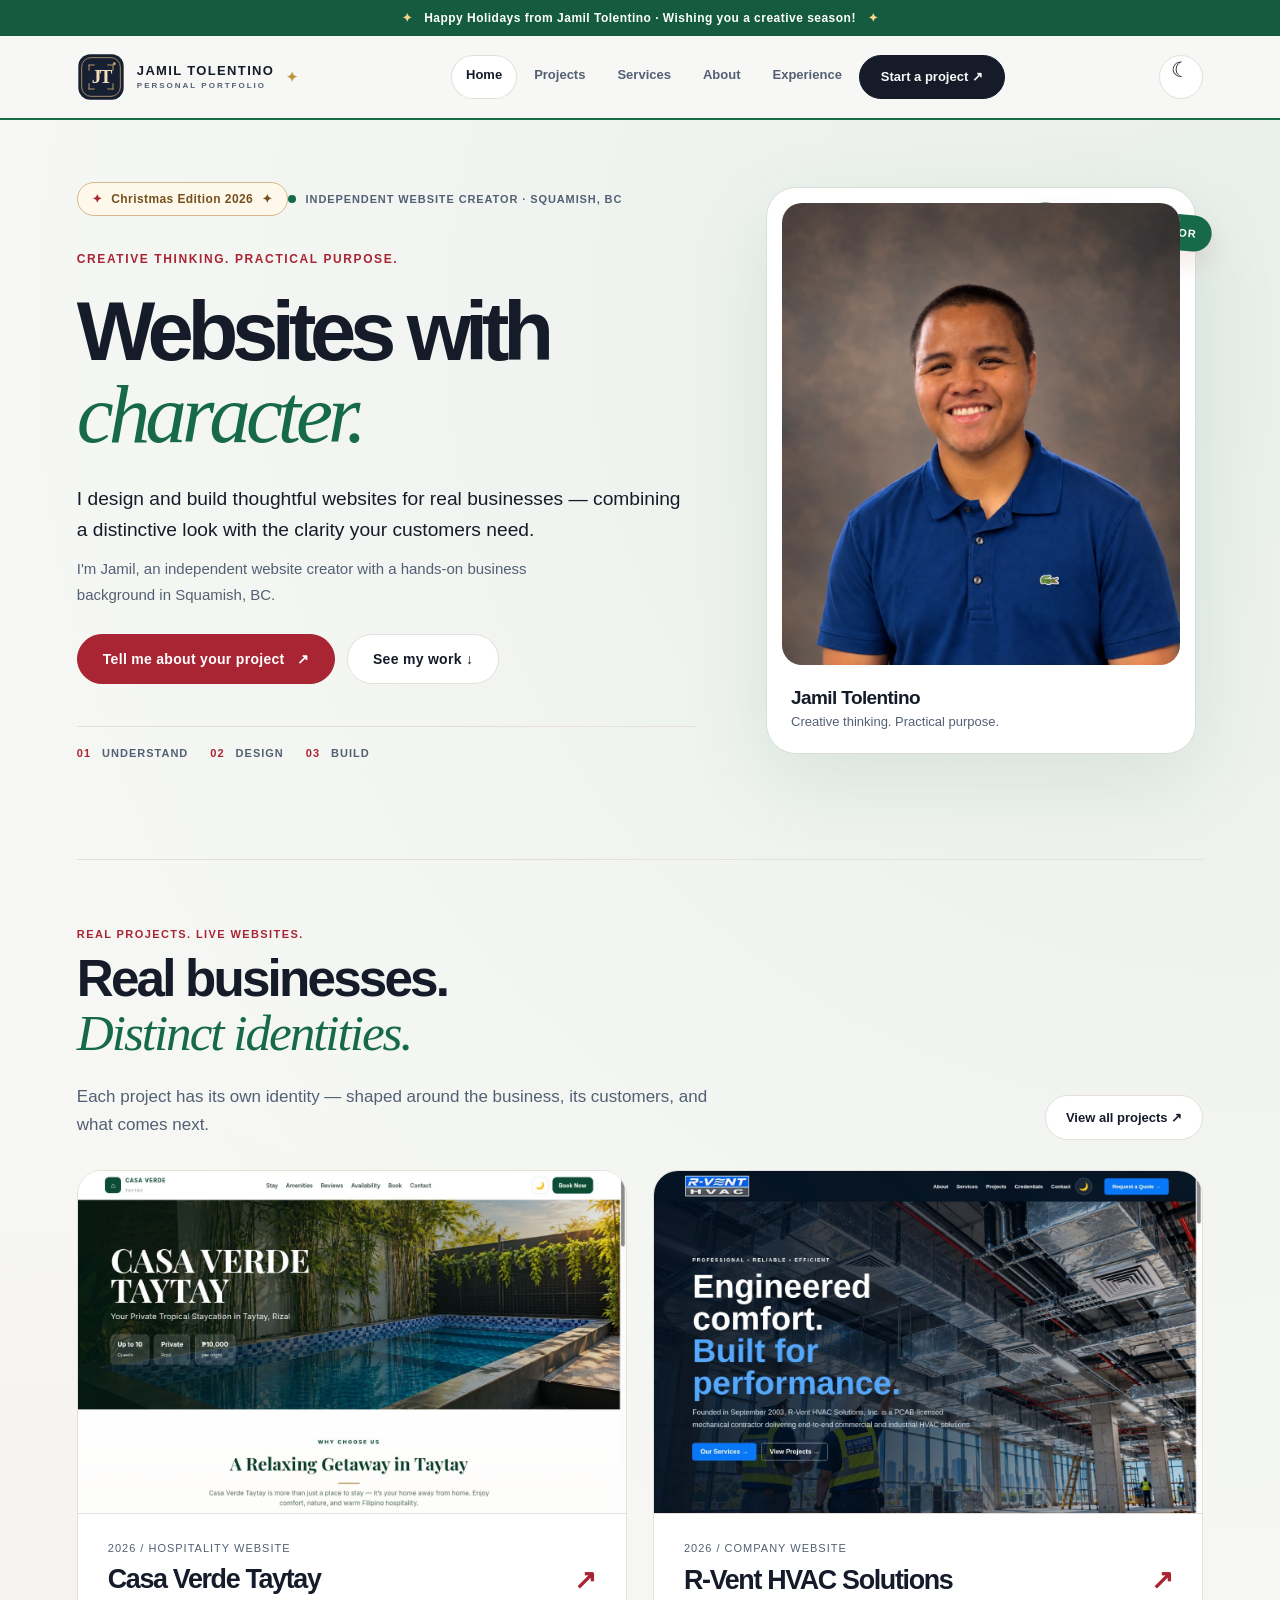
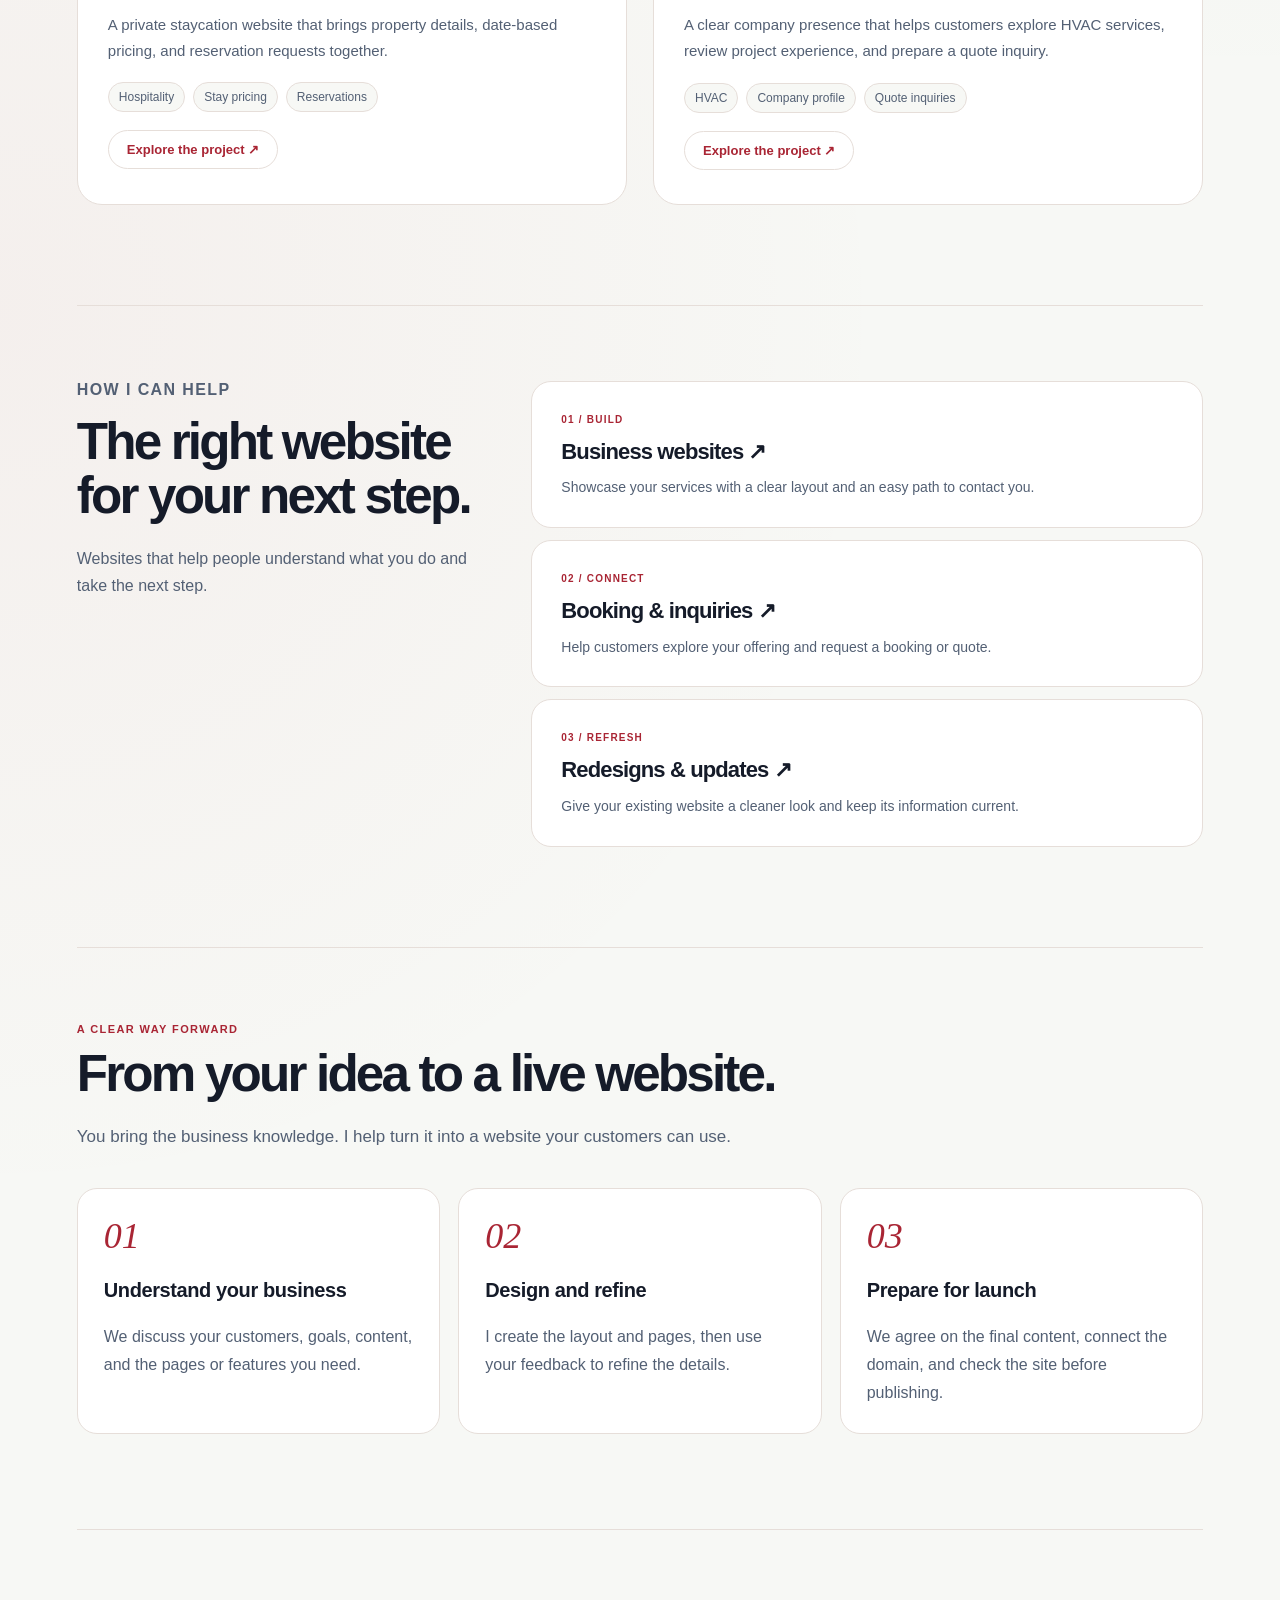
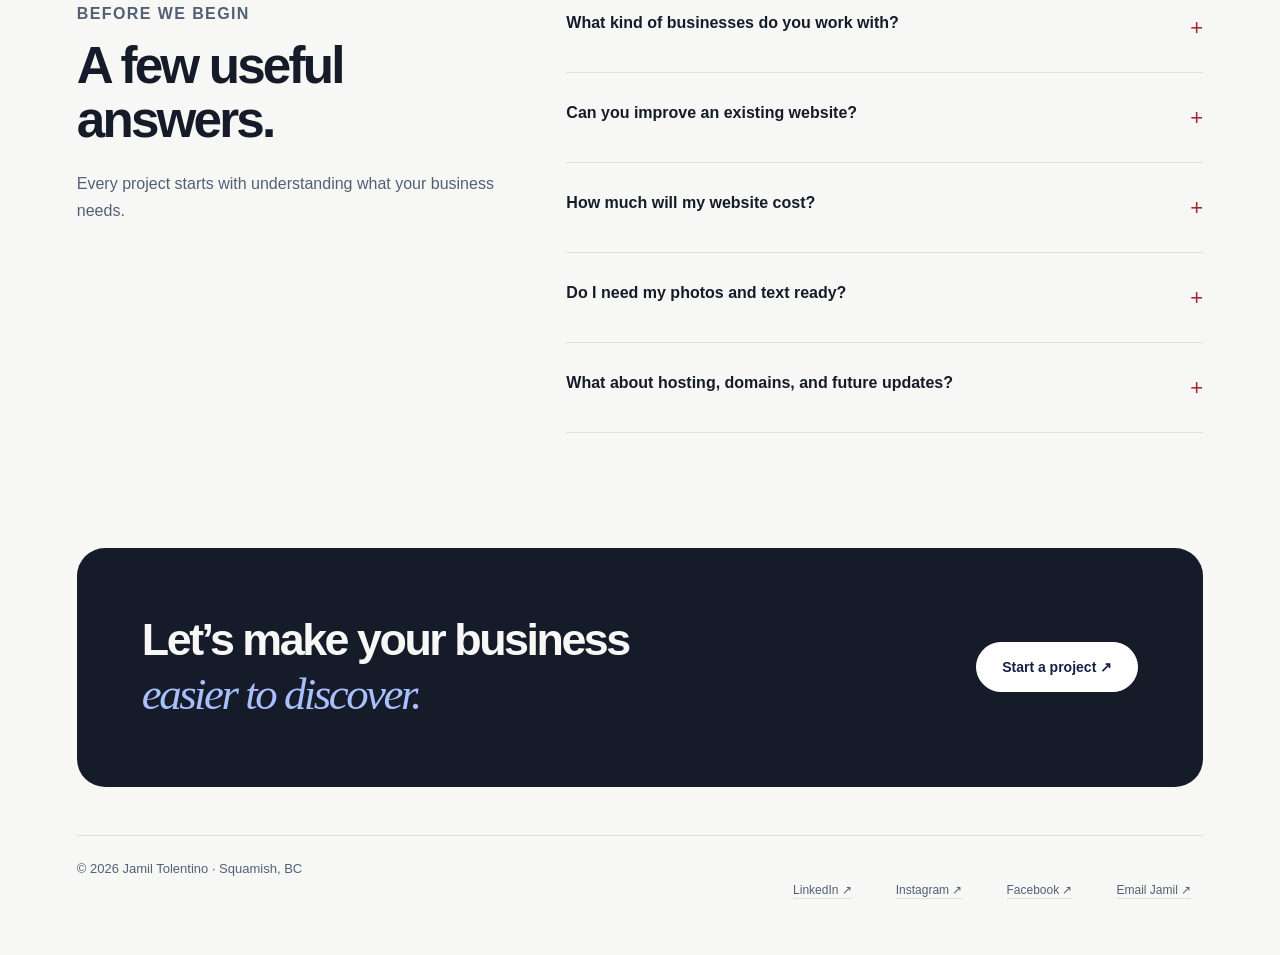
<file: home.html>
<!doctype html><html lang="en"><head><meta charset="utf-8"><meta http-equiv="Content-Security-Policy" content="default-src 'self'; script-src 'self'; script-src-attr 'none'; style-src 'self' 'unsafe-inline'; img-src 'self'; font-src 'self'; connect-src 'none'; object-src 'none'; frame-src 'none'; base-uri 'none'; form-action 'none'; upgrade-insecure-requests"><meta name="referrer" content="strict-origin-when-cross-origin"><meta name="viewport" content="width=device-width,initial-scale=1"><link rel="icon" type="image/svg+xml" href="favicon.svg"><meta name="theme-color" content="#f8f3ed"><meta name="description" content="Independent website design and development for small businesses. See real projects from Jamil Tolentino, based in Squamish, BC."><script src="theme.js?v=security1"></script><link rel="stylesheet" href="style.css?v=polish3"><title>Jamil Tolentino — Modern Websites for Small Businesses</title><link rel="stylesheet" href="tech.css?v=identity5"><link rel="canonical" href="https://jamiltolentino.com/"><link rel="preload" as="image" href="jamil-portrait.webp"><meta property="og:type" content="website"><meta property="og:title" content="Jamil Tolentino — Websites with Character"><meta property="og:description" content="Distinctive, practical websites for small businesses. Explore the real projects of Jamil Tolentino."><meta property="og:url" content="https://jamiltolentino.com/"><link rel="stylesheet" href="studio.css?v=studio1"></head><body class="welcome-page studio-page"><a class="skip" href="#main">Skip to content</a><header class="welcome-header site-header"><a class="brand-lockup" href="index.html" aria-label="Jamil Tolentino home"><img src="jamil-monogram.svg" alt="" aria-hidden="true"><span class="brand-wordmark"><strong>JAMIL TOLENTINO</strong><small>PERSONAL PORTFOLIO</small></span></a><button class="menu-toggle" aria-expanded="false" aria-controls="site-nav">MENU <span>＋</span></button><nav id="site-nav" class="hud-nav" aria-label="Main navigation"><a href="index.html" aria-current="page">Home</a><a href="work.html">Projects</a><a href="services.html">Services</a><a href="about.html">About</a><a href="resume.html">Experience</a><a href="contact.html" class="nav-contact">Start a project ↗</a></nav></header><main class="welcome" id="main"><div class="welcome-copy reveal"><div class="hud-tag">INDEPENDENT WEBSITE CREATOR · SQUAMISH, BC</div><p class="eyebrow">CREATIVE THINKING. PRACTICAL PURPOSE.</p><h1>Websites with<br><span>character.</span></h1><p class="intro">I design and build thoughtful websites for real businesses — combining a distinctive look with the clarity your customers need.</p><p class="hero-personal">I'm Jamil, an independent website creator with a hands-on business background in Squamish, BC.</p><div class="welcome-actions"><a class="pill primary" href="contact.html">Tell me about your project <span>↗</span></a><a class="pill secondary" href="#selected-work">See my work ↓</a></div><div class="studio-capabilities" aria-label="How I work"><span><b>01</b> Understand</span><span><b>02</b> Design</span><span><b>03</b> Build</span></div></div><div class="portrait-hud"><span class="studio-corner-label" aria-hidden="true">INDEPENDENT CREATOR</span><div class="portrait-label">The person behind the pixels</div><figure class="welcome-portrait reveal"><img src="jamil-portrait.webp" alt="Jamil Tolentino smiling in a blue polo"></figure><div class="portrait-signature"><strong>Jamil Tolentino</strong><span>Creative thinking. Practical purpose.</span></div></div><span class="welcome-note">FROM FAMILY BUSINESS ROOTS TO CREATIVE WORK / SQUAMISH, BC</span></main><section class="home-proof" id="selected-work" aria-labelledby="work-heading"><div class="proof-heading reveal"><div><p class="eyebrow">REAL PROJECTS. LIVE WEBSITES.</p><h2 id="work-heading">Real businesses.<br><em>Distinct identities.</em></h2><p class="section-intro">Each project has its own identity — shaped around the business, its customers, and what comes next.</p></div><a class="text-link" href="work.html">View all projects ↗</a></div><div class="gallery"><a class="tile reveal" data-category="websites" href="casa-verde.html"><figure class="live-screenshot"><img src="casa-live.jpg" alt="Screenshot of the live Casa Verde Taytay website" loading="lazy"><figcaption><span>LIVE WEBSITE SCREENSHOT</span><span>CASA VERDE TAYTAY</span></figcaption></figure><div class="tile-label"><p>2026 / HOSPITALITY WEBSITE</p><h2>Casa Verde Taytay <span>↗</span></h2><p class="project-description">A private staycation website that brings property details, date-based pricing, and reservation requests together.</p><div class="project-tags"><span>Hospitality</span><span>Stay pricing</span><span>Reservations</span></div><span class="case-link">Explore the project ↗</span></div></a><a class="tile reveal" data-category="websites" href="rvent.html"><figure class="live-screenshot"><img src="rvent-live.jpg" alt="Screenshot of the live R-Vent HVAC Solutions website" loading="lazy"><figcaption><span>LIVE WEBSITE SCREENSHOT</span><span>R-VENT HVAC SOLUTIONS</span></figcaption></figure><div class="tile-label"><p>2026 / COMPANY WEBSITE</p><h2>R-Vent HVAC Solutions <span>↗</span></h2><p class="project-description">A clear company presence that helps customers explore HVAC services, review project experience, and prepare a quote inquiry.</p><div class="project-tags"><span>HVAC</span><span>Company profile</span><span>Quote inquiries</span></div><span class="case-link">Explore the project ↗</span></div></a></div></section><section class="home-services" aria-labelledby="services-heading"><div><p class="eyebrow">HOW I CAN HELP</p><h2 id="services-heading">The right website for your next step.</h2><p>Websites that help people understand what you do and take the next step.</p></div><div class="service-preview-grid"><a href="services.html"><span class="eyebrow">01 / BUILD</span><h3>Business websites ↗</h3><p>Showcase your services with a clear layout and an easy path to contact you.</p></a><a href="services.html"><span class="eyebrow">02 / CONNECT</span><h3>Booking &amp; inquiries ↗</h3><p>Help customers explore your offering and request a booking or quote.</p></a><a href="services.html"><span class="eyebrow">03 / REFRESH</span><h3>Redesigns &amp; updates ↗</h3><p>Give your existing website a cleaner look and keep its information current.</p></a></div></section><section class="home-process" aria-labelledby="process-heading"><div class="section-heading"><p class="eyebrow">A CLEAR WAY FORWARD</p><h2 id="process-heading">From your idea to a live website.</h2><p class="section-intro">You bring the business knowledge. I help turn it into a website your customers can use.</p></div><div class="process-cards"><article><span class="step-number">01</span><h3>Understand your business</h3><p>We discuss your customers, goals, content, and the pages or features you need.</p></article><article><span class="step-number">02</span><h3>Design and refine</h3><p>I create the layout and pages, then use your feedback to refine the details.</p></article><article><span class="step-number">03</span><h3>Prepare for launch</h3><p>We agree on the final content, connect the domain, and check the site before publishing.</p></article></div></section><section class="home-faq" aria-labelledby="faq-heading"><div><p class="eyebrow">BEFORE WE BEGIN</p><h2 id="faq-heading">A few useful answers.</h2><p>Every project starts with understanding what your business needs.</p></div><div class="faq-list"><details><summary>What kind of businesses do you work with?</summary><p>I create websites for small businesses, including hospitality and service businesses. My portfolio includes Casa Verde Taytay and R-Vent HVAC Solutions.</p></details><details><summary>Can you improve an existing website?</summary><p>Yes. I can help refresh the layout, simplify navigation, update content, or build a clearer path to customer inquiries.</p></details><details><summary>How much will my website cost?</summary><p>Pricing depends on the pages, features, content, and support you need. Share your project details so we can discuss the scope and a quote.</p></details><details><summary>Do I need my photos and text ready?</summary><p>Existing photos, business information, and examples you like are helpful. We can identify what is ready and what still needs to be prepared during the first conversation.</p></details><details><summary>What about hosting, domains, and future updates?</summary><p>We’ll discuss the domain, hosting, and ongoing updates as part of your project scope. Any recurring costs or maintenance arrangements should be agreed before launch.</p></details></div></section><section class="home-proof home-closing"><section class="callout"><h2>Let’s make your business<br><em>easier to discover.</em></h2><a class="pill primary" href="contact.html">Start a project ↗</a></section></section><footer class="home-footer"><span>© 2026 Jamil Tolentino · Squamish, BC</span><div class="studio-socials" aria-label="Connect with Jamil"><a href="https://www.linkedin.com/in/jamil-andrei-tolentino-233a85222/" target="_blank" rel="noopener noreferrer">LinkedIn ↗</a><a href="https://www.instagram.com/drei.tolentino/" target="_blank" rel="noopener noreferrer">Instagram ↗</a><a href="https://www.facebook.com/jamil.tolentino/" target="_blank" rel="noopener noreferrer">Facebook ↗</a><a href="mailto:tolentinojamil1@gmail.com">Email Jamil ↗</a></div></footer><script src="script.js?v=christmas2026" defer></script></body></html>
</file>
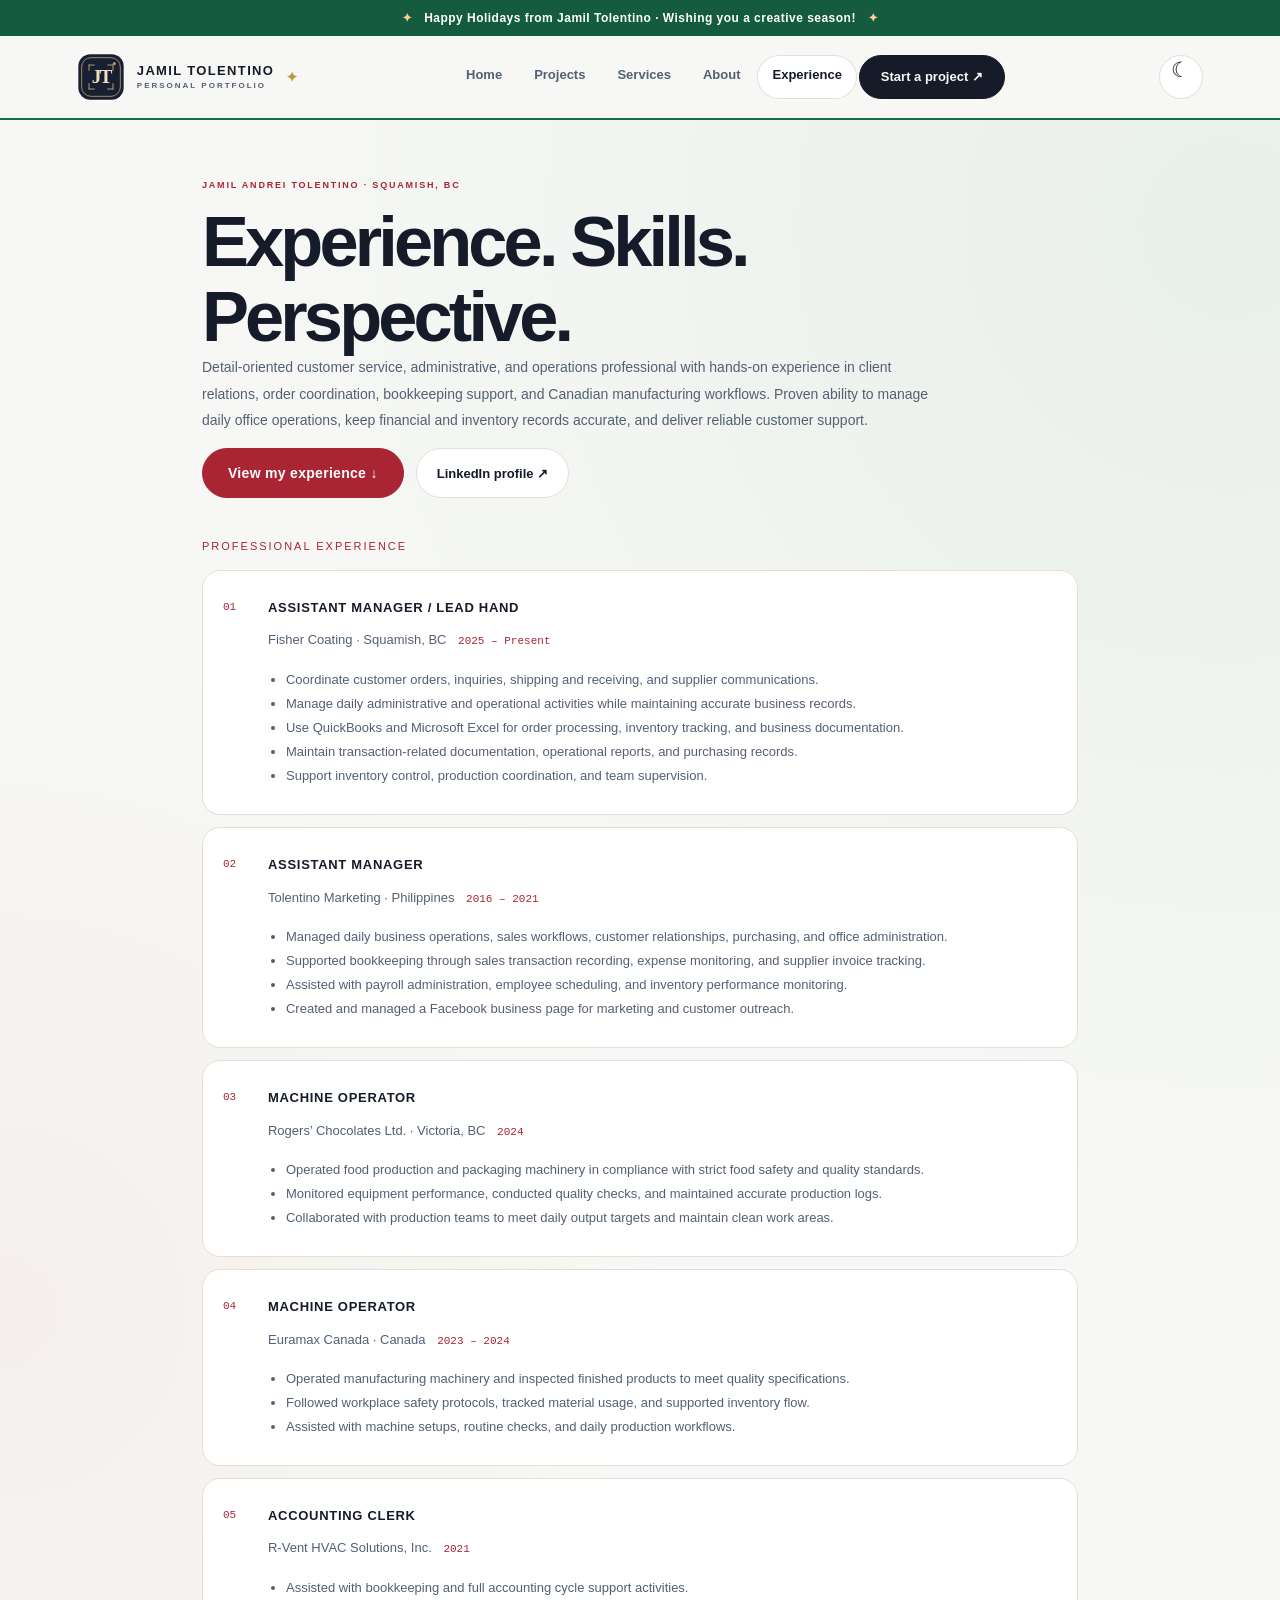
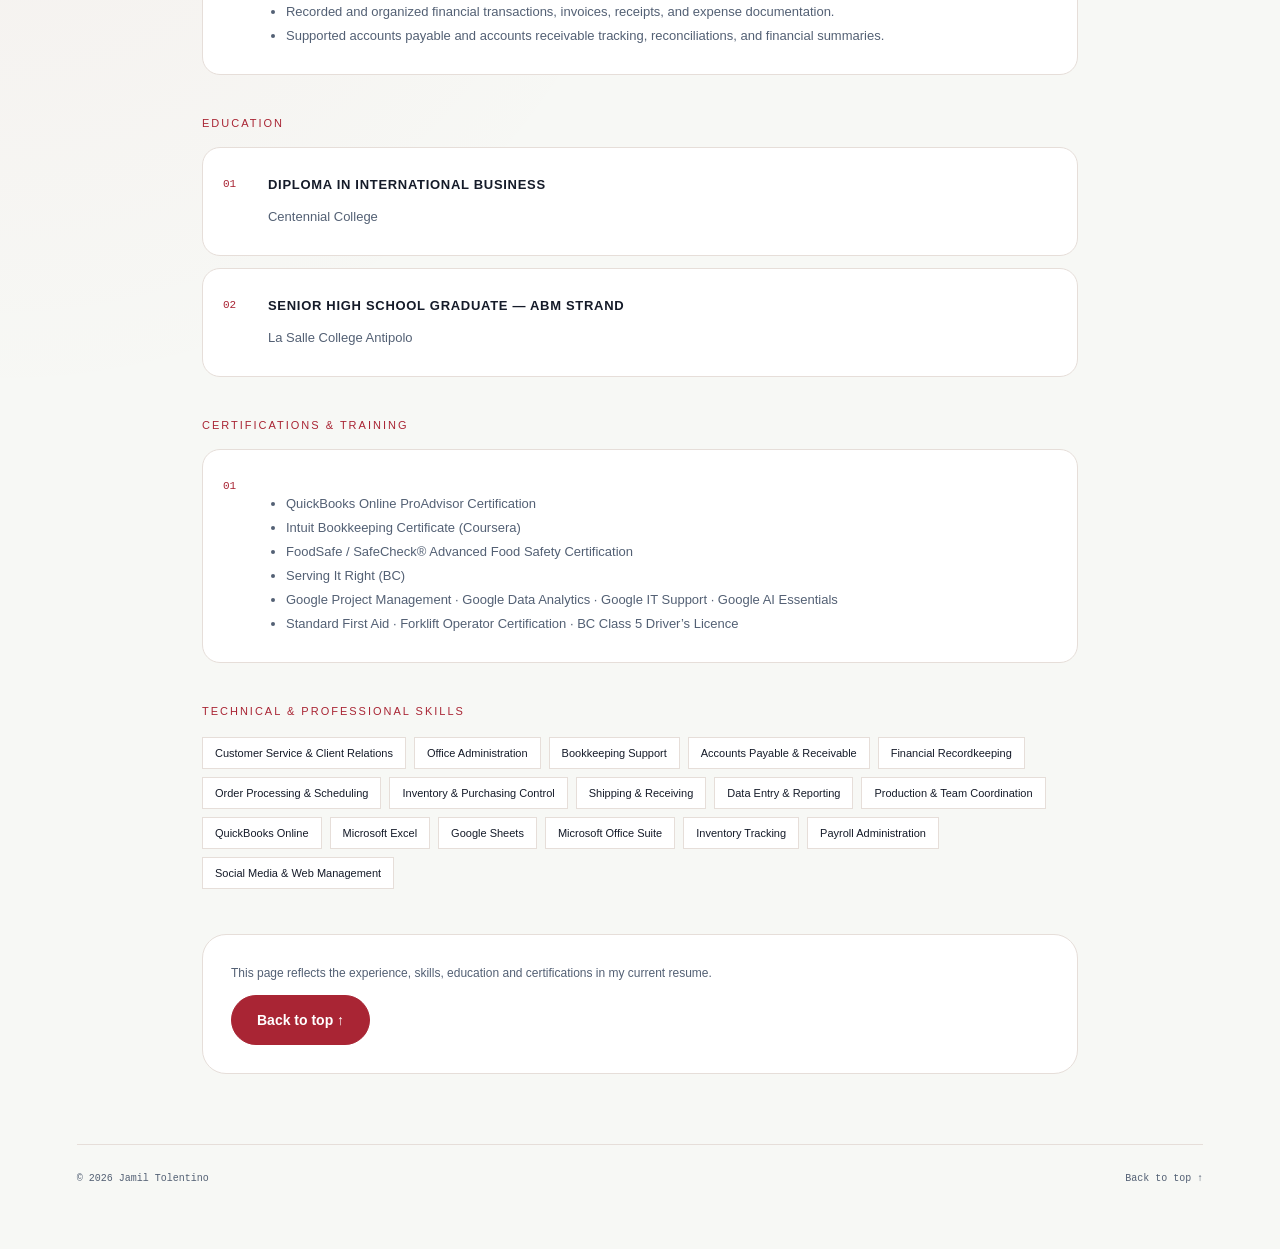
<file: resume.html>
<!doctype html><html lang="en"><head><meta charset="utf-8"><meta http-equiv="Content-Security-Policy" content="default-src 'self'; script-src 'self'; script-src-attr 'none'; style-src 'self' 'unsafe-inline'; img-src 'self'; font-src 'self'; connect-src 'none'; object-src 'none'; frame-src 'none'; base-uri 'none'; form-action 'none'; upgrade-insecure-requests"><meta name="referrer" content="strict-origin-when-cross-origin"><meta name="viewport" content="width=device-width,initial-scale=1"><link rel="icon" type="image/svg+xml" href="favicon.svg"><meta name="theme-color" content="#f8f3ed"><meta name="description" content="Jamil Andrei Tolentino — professional experience, skills, education and certifications. Based in Squamish, BC."><script src="theme.js?v=security1"></script><link rel="stylesheet" href="style.css?v=improve1"><title>Experience & Resume — Jamil Tolentino</title><link rel="stylesheet" href="tech.css?v=identity5"><link rel="canonical" href="https://jamiltolentino.com/resume.html"><link rel="stylesheet" href="studio.css?v=studio1"></head><body><a class="skip" href="#main">Skip to content</a><div class="progress" aria-hidden="true"></div><header class="welcome-header site-header"><a class="brand-lockup" href="index.html" aria-label="Jamil Tolentino home"><img src="jamil-monogram.svg" alt="" aria-hidden="true"><span class="brand-wordmark"><strong>JAMIL TOLENTINO</strong><small>PERSONAL PORTFOLIO</small></span></a><button class="menu-toggle" aria-expanded="false" aria-controls="site-nav">MENU <span>＋</span></button><nav id="site-nav" class="hud-nav" aria-label="Main navigation"><a href="index.html">Home</a><a href="work.html">Projects</a><a href="services.html">Services</a><a href="about.html">About</a><a href="resume.html" aria-current="page">Experience</a><a href="contact.html" class="nav-contact">Start a project ↗</a></nav></header><main class="content" id="main"><div class="resume-page"><header class="resume-heading reveal"><p class="eyebrow">JAMIL ANDREI TOLENTINO · SQUAMISH, BC</p><h1>Experience. Skills. Perspective.</h1><p class="resume-summary">Detail-oriented customer service, administrative, and operations professional with hands-on experience in client relations, order coordination, bookkeeping support, and Canadian manufacturing workflows. Proven ability to manage daily office operations, keep financial and inventory records accurate, and deliver reliable customer support.</p><div class="welcome-actions resume-hero-actions"><a class="pill primary" href="#resume-details">View my experience ↓</a><a class="text-link" href="https://www.linkedin.com/in/jamil-andrei-tolentino-233a85222/" target="_blank" rel="noopener noreferrer">LinkedIn profile ↗</a></div></header><section class="resume-section" id="resume-details" aria-label="Professional experience"><h2 class="resume-section-title reveal">PROFESSIONAL EXPERIENCE</h2><article class="resume-entry reveal"><h2>ASSISTANT MANAGER / LEAD HAND</h2><p>Fisher Coating · Squamish, BC <span class="resume-dates">2025 – Present</span></p><ul><li>Coordinate customer orders, inquiries, shipping and receiving, and supplier communications.</li><li>Manage daily administrative and operational activities while maintaining accurate business records.</li><li>Use QuickBooks and Microsoft Excel for order processing, inventory tracking, and business documentation.</li><li>Maintain transaction-related documentation, operational reports, and purchasing records.</li><li>Support inventory control, production coordination, and team supervision.</li></ul></article><article class="resume-entry reveal"><h2>ASSISTANT MANAGER</h2><p>Tolentino Marketing · Philippines <span class="resume-dates">2016 – 2021</span></p><ul><li>Managed daily business operations, sales workflows, customer relationships, purchasing, and office administration.</li><li>Supported bookkeeping through sales transaction recording, expense monitoring, and supplier invoice tracking.</li><li>Assisted with payroll administration, employee scheduling, and inventory performance monitoring.</li><li>Created and managed a Facebook business page for marketing and customer outreach.</li></ul></article><article class="resume-entry reveal"><h2>MACHINE OPERATOR</h2><p>Rogers’ Chocolates Ltd. · Victoria, BC <span class="resume-dates">2024</span></p><ul><li>Operated food production and packaging machinery in compliance with strict food safety and quality standards.</li><li>Monitored equipment performance, conducted quality checks, and maintained accurate production logs.</li><li>Collaborated with production teams to meet daily output targets and maintain clean work areas.</li></ul></article><article class="resume-entry reveal"><h2>MACHINE OPERATOR</h2><p>Euramax Canada · Canada <span class="resume-dates">2023 – 2024</span></p><ul><li>Operated manufacturing machinery and inspected finished products to meet quality specifications.</li><li>Followed workplace safety protocols, tracked material usage, and supported inventory flow.</li><li>Assisted with machine setups, routine checks, and daily production workflows.</li></ul></article><article class="resume-entry reveal"><h2>ACCOUNTING CLERK</h2><p>R-Vent HVAC Solutions, Inc. <span class="resume-dates">2021</span></p><ul><li>Assisted with bookkeeping and full accounting cycle support activities.</li><li>Recorded and organized financial transactions, invoices, receipts, and expense documentation.</li><li>Supported accounts payable and accounts receivable tracking, reconciliations, and financial summaries.</li></ul></article></section><section class="resume-section"><h2 class="resume-section-title reveal">EDUCATION</h2><article class="resume-entry reveal"><h2>DIPLOMA IN INTERNATIONAL BUSINESS</h2><p>Centennial College</p></article><article class="resume-entry reveal"><h2>SENIOR HIGH SCHOOL GRADUATE — ABM STRAND</h2><p>La Salle College Antipolo</p></article></section><section class="resume-section"><h2 class="resume-section-title reveal">CERTIFICATIONS &amp; TRAINING</h2><article class="resume-entry reveal"><ul><li>QuickBooks Online ProAdvisor Certification</li><li>Intuit Bookkeeping Certificate (Coursera)</li><li>FoodSafe / SafeCheck® Advanced Food Safety Certification</li><li>Serving It Right (BC)</li><li>Google Project Management · Google Data Analytics · Google IT Support · Google AI Essentials</li><li>Standard First Aid · Forklift Operator Certification · BC Class 5 Driver’s Licence</li></ul></article></section><section class="resume-section"><h2 class="resume-section-title reveal">TECHNICAL &amp; PROFESSIONAL SKILLS</h2><div class="resume-skills"><span>Customer Service &amp; Client Relations</span><span>Office Administration</span><span>Bookkeeping Support</span><span>Accounts Payable &amp; Receivable</span><span>Financial Recordkeeping</span><span>Order Processing &amp; Scheduling</span><span>Inventory &amp; Purchasing Control</span><span>Shipping &amp; Receiving</span><span>Data Entry &amp; Reporting</span><span>Production &amp; Team Coordination</span><span>QuickBooks Online</span><span>Microsoft Excel</span><span>Google Sheets</span><span>Microsoft Office Suite</span><span>Inventory Tracking</span><span>Payroll Administration</span><span>Social Media &amp; Web Management</span></div></section><div class="resume-download reveal"><p>This page reflects the experience, skills, education and certifications in my current resume.</p><a class="pill primary" href="#main">Back to top ↑</a></div></div><footer><span>© 2026 Jamil Tolentino</span><a href="#main">Back to top ↑</a></footer></main><script src="script.js?v=christmas2026" defer></script></body></html>
</file>
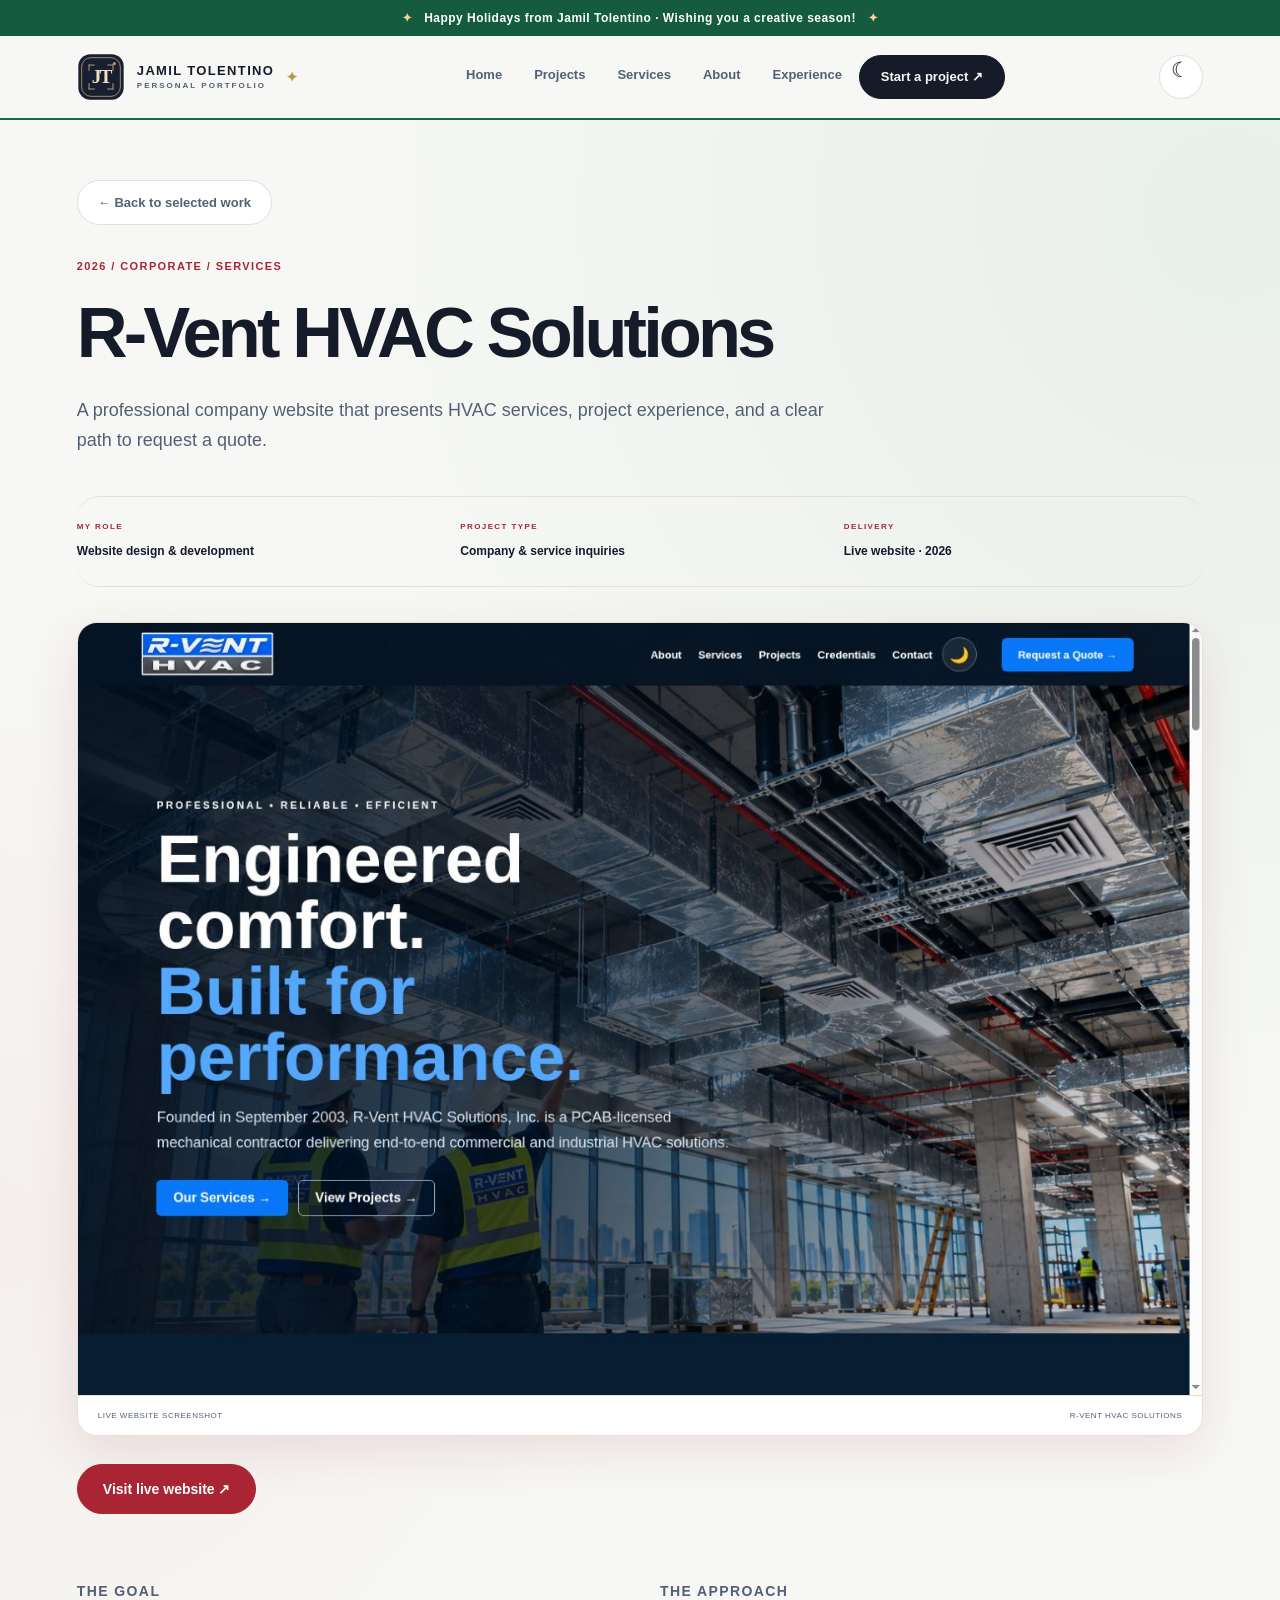
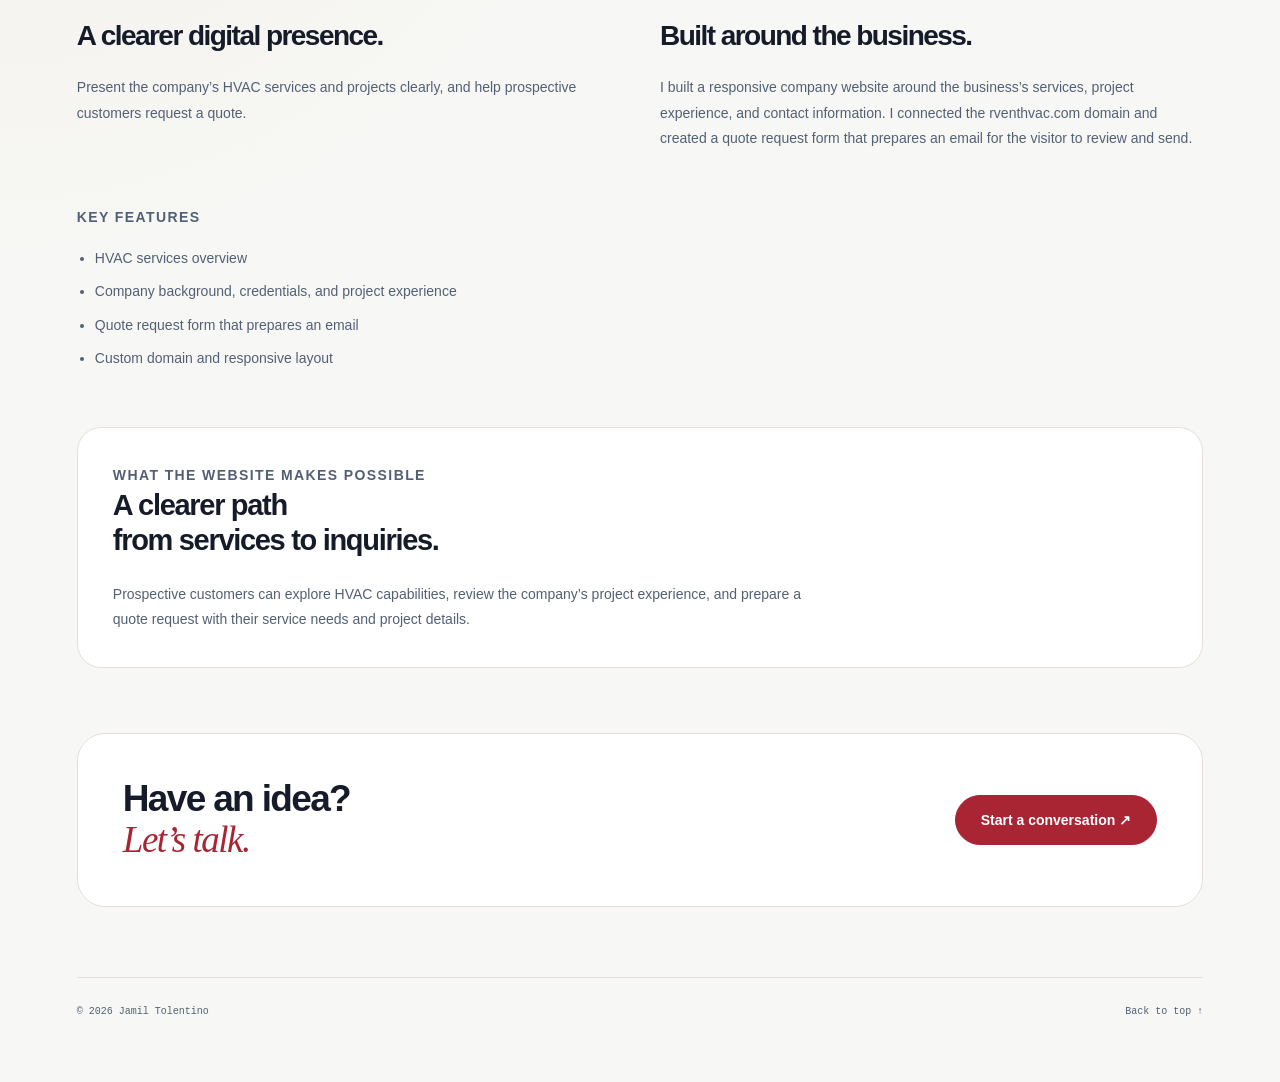
<file: rvent.html>
<!doctype html><html lang="en"><head><meta charset="utf-8"><meta http-equiv="Content-Security-Policy" content="default-src 'self'; script-src 'self'; script-src-attr 'none'; style-src 'self' 'unsafe-inline'; img-src 'self'; font-src 'self'; connect-src 'none'; object-src 'none'; frame-src 'none'; base-uri 'none'; form-action 'none'; upgrade-insecure-requests"><meta name="referrer" content="strict-origin-when-cross-origin"><meta name="viewport" content="width=device-width,initial-scale=1"><link rel="icon" type="image/svg+xml" href="favicon.svg"><meta name="theme-color" content="#f8f3ed"><meta name="description" content="Jamil Tolentino — modern websites for small businesses, with practical business experience. Based in Squamish, BC."><script src="theme.js?v=security1"></script><link rel="stylesheet" href="style.css?v=improve1"><title>R-Vent HVAC Solutions — Jamil Tolentino</title><link rel="stylesheet" href="tech.css?v=identity5"><link rel="canonical" href="https://jamiltolentino.com/rvent.html"><link rel="stylesheet" href="studio.css?v=studio1"></head><body><a class="skip" href="#main">Skip to content</a><div class="progress" aria-hidden="true"></div><header class="welcome-header site-header"><a class="brand-lockup" href="index.html" aria-label="Jamil Tolentino home"><img src="jamil-monogram.svg" alt="" aria-hidden="true"><span class="brand-wordmark"><strong>JAMIL TOLENTINO</strong><small>PERSONAL PORTFOLIO</small></span></a><button class="menu-toggle" aria-expanded="false" aria-controls="site-nav">MENU <span>＋</span></button><nav id="site-nav" class="hud-nav" aria-label="Main navigation"><a href="index.html">Home</a><a href="work.html">Projects</a><a href="services.html">Services</a><a href="about.html">About</a><a href="resume.html">Experience</a><a href="contact.html" class="nav-contact">Start a project ↗</a></nav></header><main class="content" id="main"><a class="back-link" href="work.html">← Back to selected work</a><header class="page-intro reveal"><p class="eyebrow">2026 / CORPORATE / SERVICES</p><h1>R-Vent HVAC Solutions</h1><p>A professional company website that presents HVAC services, project experience, and a clear path to request a quote.</p></header><section class="project-summary reveal"><div><p class="eyebrow">MY ROLE</p><strong>Website design & development</strong></div><div><p class="eyebrow">PROJECT TYPE</p><strong>Company & service inquiries</strong></div><div><p class="eyebrow">DELIVERY</p><strong>Live website · 2026</strong></div></section><div class="case-art reveal"><figure class="live-screenshot"><img src="rvent-live.jpg" alt="Screenshot of the live R-Vent HVAC Solutions website" loading="lazy"><figcaption><span>LIVE WEBSITE SCREENSHOT</span><span>R-VENT HVAC SOLUTIONS</span></figcaption></figure></div><a class="pill primary live-link" href="https://rventhvac.com" target="_blank" rel="noopener">Visit live website ↗</a><section class="case-details"><article class="reveal"><p class="eyebrow">THE GOAL</p><h2>A clearer digital presence.</h2><p>Present the company’s HVAC services and projects clearly, and help prospective customers request a quote.</p></article><article class="reveal"><p class="eyebrow">THE APPROACH</p><h2>Built around the business.</h2><p>I built a responsive company website around the business’s services, project experience, and contact information. I connected the rventhvac.com domain and created a quote request form that prepares an email for the visitor to review and send.</p></article><article class="reveal"><p class="eyebrow">KEY FEATURES</p><ul><li>HVAC services overview</li><li>Company background, credentials, and project experience</li><li>Quote request form that prepares an email</li><li>Custom domain and responsive layout</li></ul></article></section><section class="project-value reveal"><p class="eyebrow">WHAT THE WEBSITE MAKES POSSIBLE</p><h2>A clearer path<br>from services to inquiries.</h2><p>Prospective customers can explore HVAC capabilities, review the company’s project experience, and prepare a quote request with their service needs and project details.</p></section><section class="callout reveal"><h2>Have an idea?<br><em>Let’s talk.</em></h2><a class="pill primary" href="contact.html">Start a conversation ↗</a></section><footer><span>© 2026 Jamil Tolentino</span><a href="#main">Back to top ↑</a></footer></main><script src="script.js?v=christmas2026" defer></script></body></html>
</file>
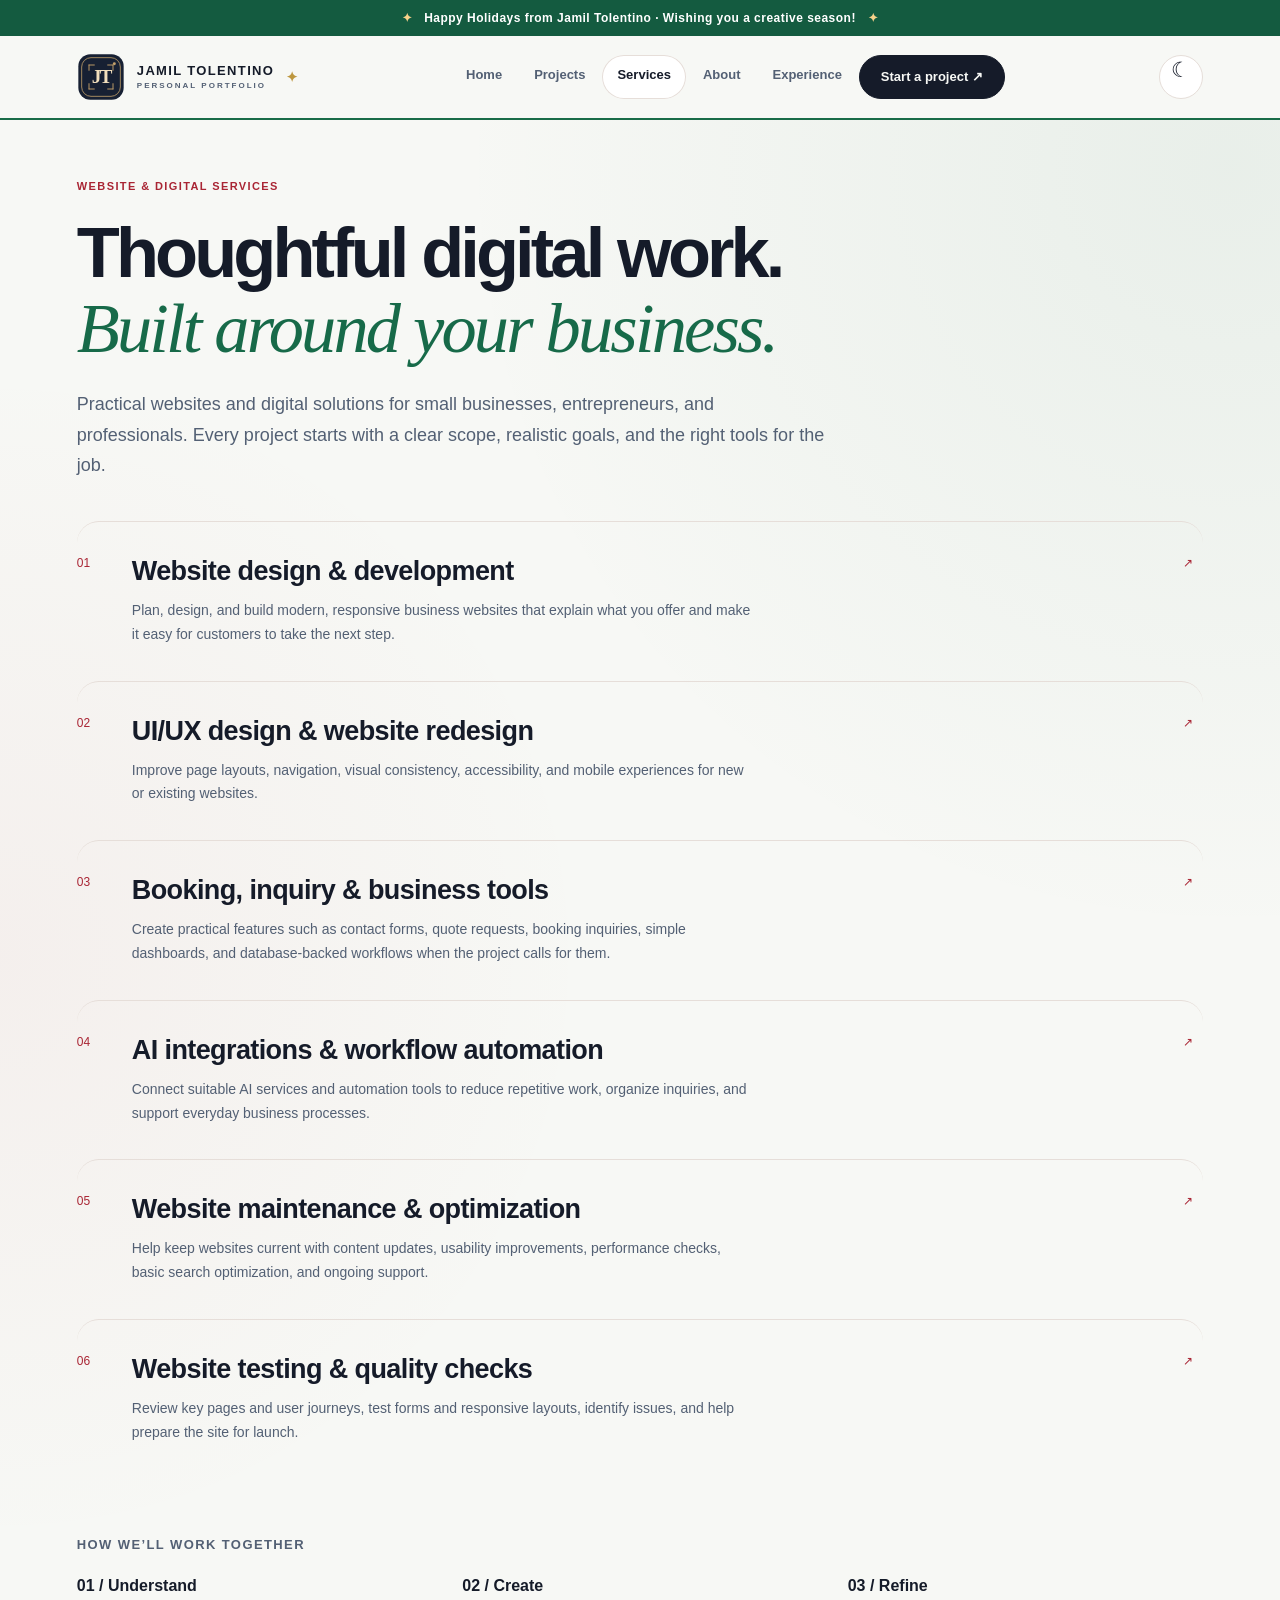
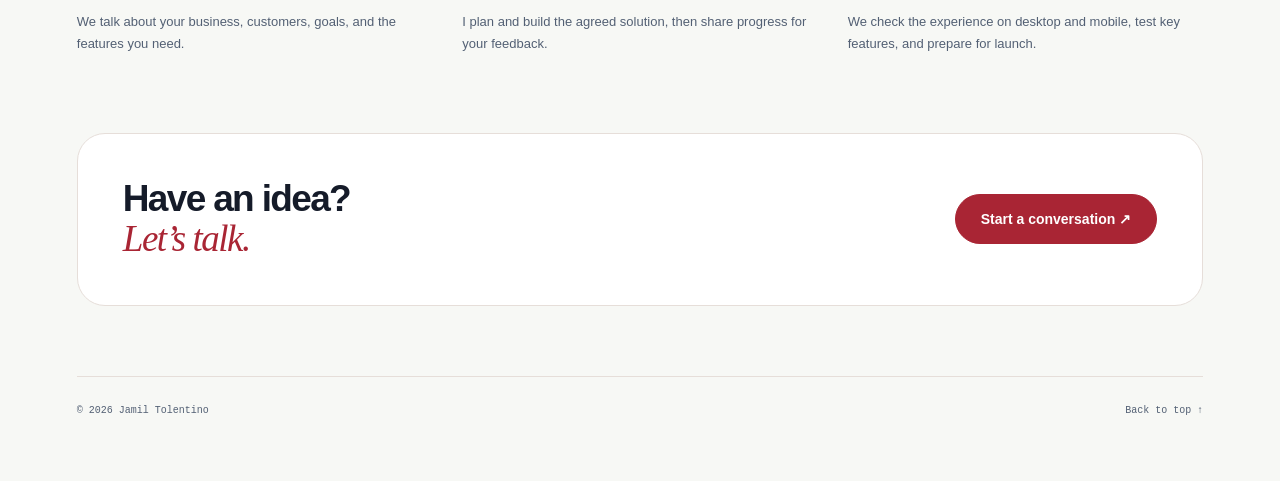
<file: services.html>
<!doctype html><html lang="en"><head><meta charset="utf-8"><meta http-equiv="Content-Security-Policy" content="default-src 'self'; script-src 'self'; script-src-attr 'none'; style-src 'self' 'unsafe-inline'; img-src 'self'; font-src 'self'; connect-src 'none'; object-src 'none'; frame-src 'none'; base-uri 'none'; form-action 'none'; upgrade-insecure-requests"><meta name="referrer" content="strict-origin-when-cross-origin"><meta name="viewport" content="width=device-width,initial-scale=1"><link rel="icon" type="image/svg+xml" href="favicon.svg"><meta name="theme-color" content="#f8f3ed"><meta name="description" content="Jamil Tolentino — modern websites for small businesses, with practical business experience. Based in Squamish, BC."><script src="theme.js?v=security1"></script><link rel="stylesheet" href="style.css?v=improve1"><title>Website services — Jamil Tolentino</title><link rel="stylesheet" href="tech.css?v=identity5"><link rel="canonical" href="https://jamiltolentino.com/services.html"><link rel="stylesheet" href="studio.css?v=studio1"></head><body><a class="skip" href="#main">Skip to content</a><div class="progress" aria-hidden="true"></div><header class="welcome-header site-header"><a class="brand-lockup" href="index.html" aria-label="Jamil Tolentino home"><img src="jamil-monogram.svg" alt="" aria-hidden="true"><span class="brand-wordmark"><strong>JAMIL TOLENTINO</strong><small>PERSONAL PORTFOLIO</small></span></a><button class="menu-toggle" aria-expanded="false" aria-controls="site-nav">MENU <span>＋</span></button><nav id="site-nav" class="hud-nav" aria-label="Main navigation"><a href="index.html">Home</a><a href="work.html">Projects</a><a href="services.html" aria-current="page">Services</a><a href="about.html">About</a><a href="resume.html">Experience</a><a href="contact.html" class="nav-contact">Start a project ↗</a></nav></header><main class="content" id="main"><header class="page-intro reveal"><p class="eyebrow">WEBSITE &amp; DIGITAL SERVICES</p><h1>Thoughtful digital work.<br><em>Built around your business.</em></h1><p>Practical websites and digital solutions for small businesses, entrepreneurs, and professionals. Every project starts with a clear scope, realistic goals, and the right tools for the job.</p></header><div class="service-list"><article class="service reveal"><span>01</span><div><h2>Website design &amp; development</h2><p>Plan, design, and build modern, responsive business websites that explain what you offer and make it easy for customers to take the next step.</p></div><span>↗</span></article><article class="service reveal"><span>02</span><div><h2>UI/UX design &amp; website redesign</h2><p>Improve page layouts, navigation, visual consistency, accessibility, and mobile experiences for new or existing websites.</p></div><span>↗</span></article><article class="service reveal"><span>03</span><div><h2>Booking, inquiry &amp; business tools</h2><p>Create practical features such as contact forms, quote requests, booking inquiries, simple dashboards, and database-backed workflows when the project calls for them.</p></div><span>↗</span></article><article class="service reveal"><span>04</span><div><h2>AI integrations &amp; workflow automation</h2><p>Connect suitable AI services and automation tools to reduce repetitive work, organize inquiries, and support everyday business processes.</p></div><span>↗</span></article><article class="service reveal"><span>05</span><div><h2>Website maintenance &amp; optimization</h2><p>Help keep websites current with content updates, usability improvements, performance checks, basic search optimization, and ongoing support.</p></div><span>↗</span></article><article class="service reveal"><span>06</span><div><h2>Website testing &amp; quality checks</h2><p>Review key pages and user journeys, test forms and responsive layouts, identify issues, and help prepare the site for launch.</p></div><span>↗</span></article></div><section class="process reveal"><p class="eyebrow">HOW WE’LL WORK TOGETHER</p><div class="process-grid"><div><h3>01 / Understand</h3><p>We talk about your business, customers, goals, and the features you need.</p></div><div><h3>02 / Create</h3><p>I plan and build the agreed solution, then share progress for your feedback.</p></div><div><h3>03 / Refine</h3><p>We check the experience on desktop and mobile, test key features, and prepare for launch.</p></div></div></section><section class="callout reveal"><h2>Have an idea?<br><em>Let’s talk.</em></h2><a class="pill primary" href="contact.html">Start a conversation ↗</a></section><footer><span>© 2026 Jamil Tolentino</span><a href="#main">Back to top ↑</a></footer></main><script src="script.js?v=christmas2026" defer></script></body></html>
</file>
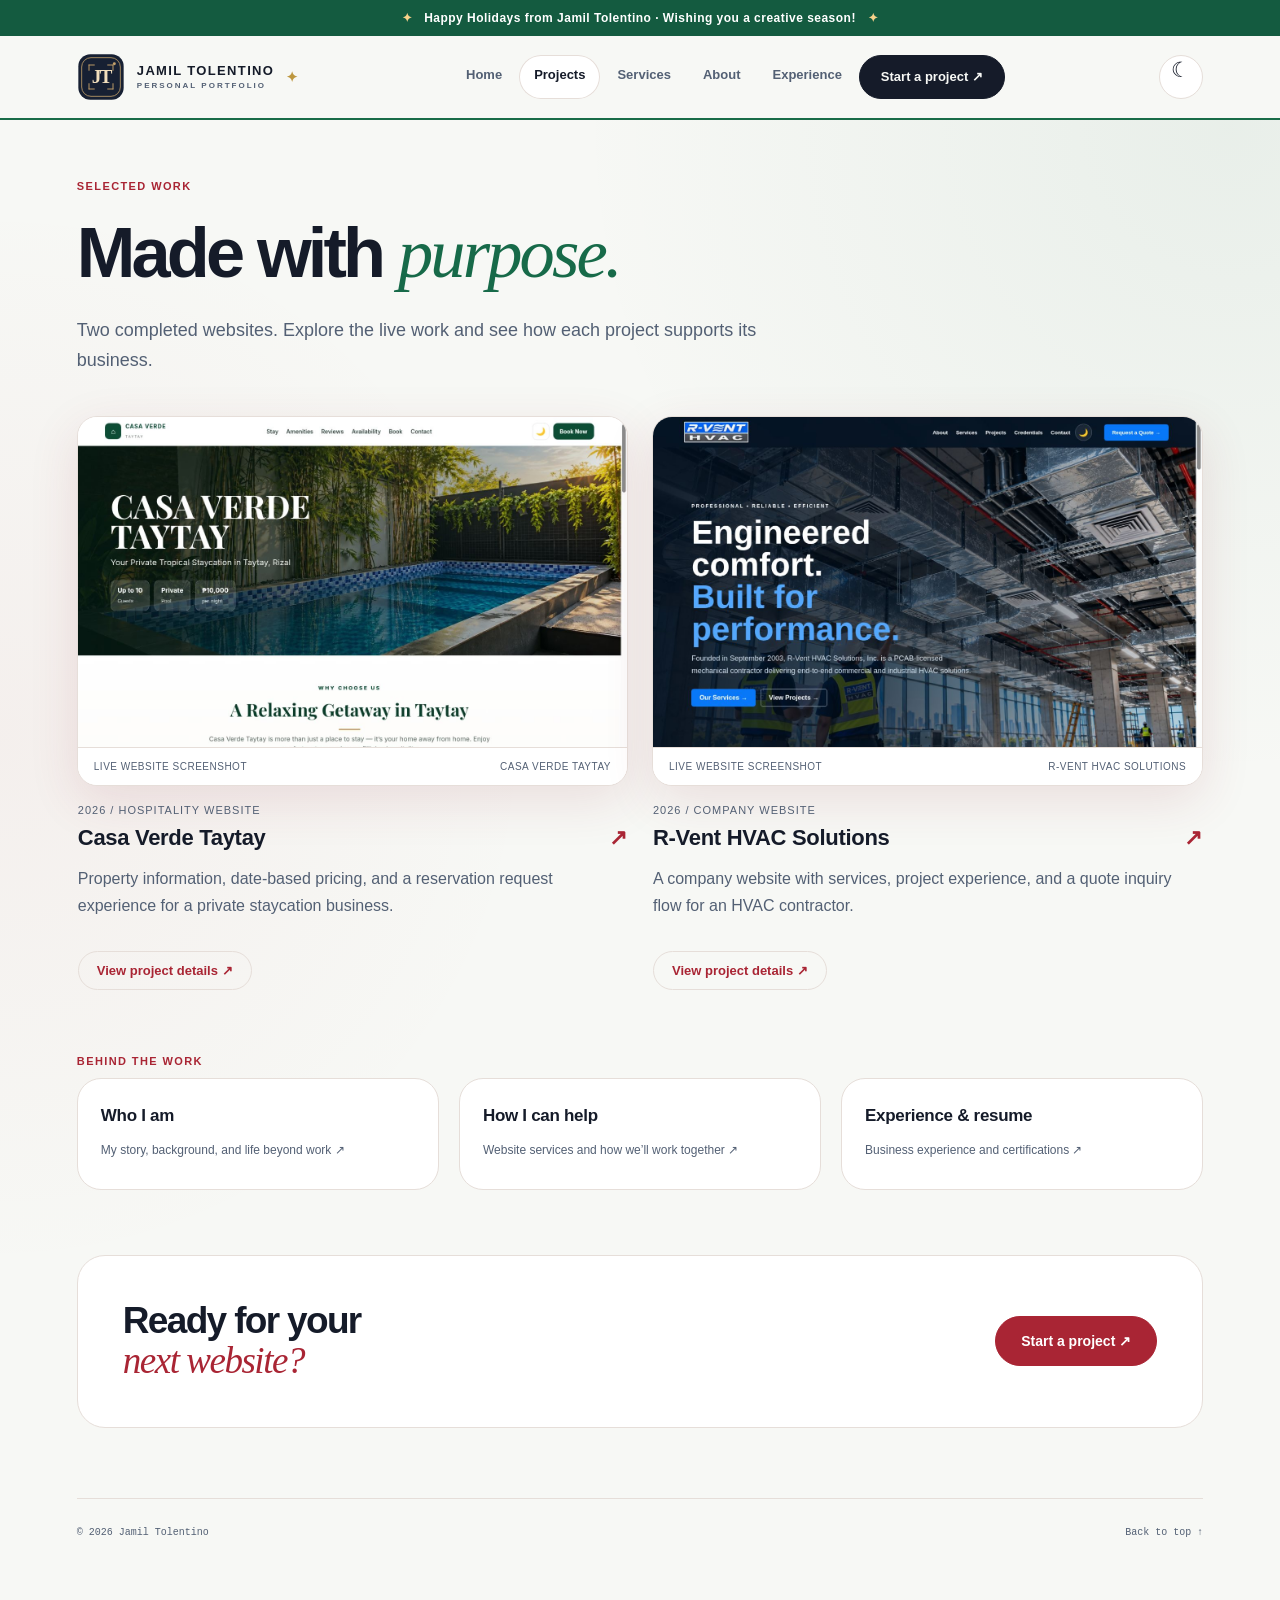
<file: work.html>
<!doctype html><html lang="en"><head><meta charset="utf-8"><meta http-equiv="Content-Security-Policy" content="default-src 'self'; script-src 'self'; script-src-attr 'none'; style-src 'self' 'unsafe-inline'; img-src 'self'; font-src 'self'; connect-src 'none'; object-src 'none'; frame-src 'none'; base-uri 'none'; form-action 'none'; upgrade-insecure-requests"><meta name="referrer" content="strict-origin-when-cross-origin"><meta name="viewport" content="width=device-width,initial-scale=1"><link rel="icon" type="image/svg+xml" href="favicon.svg"><meta name="theme-color" content="#f8f3ed"><meta name="description" content="Jamil Tolentino — modern websites for small businesses, with practical business experience. Based in Squamish, BC."><script src="theme.js?v=security1"></script><link rel="stylesheet" href="style.css?v=improve1"><title>Selected work — Jamil Tolentino</title><link rel="stylesheet" href="tech.css?v=identity5"><link rel="canonical" href="https://jamiltolentino.com/work.html"><link rel="stylesheet" href="studio.css?v=studio1"></head><body><a class="skip" href="#main">Skip to content</a><div class="progress" aria-hidden="true"></div><header class="welcome-header site-header"><a class="brand-lockup" href="index.html" aria-label="Jamil Tolentino home"><img src="jamil-monogram.svg" alt="" aria-hidden="true"><span class="brand-wordmark"><strong>JAMIL TOLENTINO</strong><small>PERSONAL PORTFOLIO</small></span></a><button class="menu-toggle" aria-expanded="false" aria-controls="site-nav">MENU <span>＋</span></button><nav id="site-nav" class="hud-nav" aria-label="Main navigation"><a href="index.html">Home</a><a href="work.html" aria-current="page">Projects</a><a href="services.html">Services</a><a href="about.html">About</a><a href="resume.html">Experience</a><a href="contact.html" class="nav-contact">Start a project ↗</a></nav></header><main class="content" id="main"><header class="page-intro reveal"><p class="eyebrow">SELECTED WORK</p><h1>Made with <em>purpose.</em></h1><p>Two completed websites. Explore the live work and see how each project supports its business.</p></header><div class="gallery completed-projects"><a class="tile reveal" data-category="websites" href="casa-verde.html"><figure class="live-screenshot"><img src="casa-live.jpg" alt="Screenshot of the live Casa Verde Taytay website" loading="lazy"><figcaption><span>LIVE WEBSITE SCREENSHOT</span><span>CASA VERDE TAYTAY</span></figcaption></figure><div class="tile-label"><p>2026 / HOSPITALITY WEBSITE</p><h2>Casa Verde Taytay <span>↗</span></h2><p class="project-description">Property information, date-based pricing, and a reservation request experience for a private staycation business.</p><span class="case-link">View project details ↗</span></div></a><a class="tile reveal" data-category="websites" href="rvent.html"><figure class="live-screenshot"><img src="rvent-live.jpg" alt="Screenshot of the live R-Vent HVAC Solutions website" loading="lazy"><figcaption><span>LIVE WEBSITE SCREENSHOT</span><span>R-VENT HVAC SOLUTIONS</span></figcaption></figure><div class="tile-label"><p>2026 / COMPANY WEBSITE</p><h2>R-Vent HVAC Solutions <span>↗</span></h2><p class="project-description">A company website with services, project experience, and a quote inquiry flow for an HVAC contractor.</p><span class="case-link">View project details ↗</span></div></a></div><section class="more-about reveal"><p class="eyebrow">BEHIND THE WORK</p><div class="more-links"><a href="about.html"><strong>Who I am</strong><span>My story, background, and life beyond work ↗</span></a><a href="services.html"><strong>How I can help</strong><span>Website services and how we’ll work together ↗</span></a><a href="resume.html"><strong>Experience & resume</strong><span>Business experience and certifications ↗</span></a></div></section><section class="callout reveal"><h2>Ready for your<br><em>next website?</em></h2><a class="pill primary" href="contact.html">Start a project ↗</a></section><footer><span>© 2026 Jamil Tolentino</span><a href="#main">Back to top ↑</a></footer></main><script src="script.js?v=christmas2026" defer></script></body></html>
</file>
<file: style.css>
:root{--bg:#f6f5f0;--paper:#fff;--ink:#292a28;--muted:#777871;--accent:#dc6f3c;--line:#dedfd7}*{box-sizing:border-box}html{scroll-behavior:smooth}body{margin:0;background:var(--bg);color:var(--ink);font-family:Arial,Helvetica,sans-serif;-webkit-font-smoothing:antialiased}a{text-decoration:none;color:inherit}button{font:inherit;cursor:pointer}img{max-width:100%;display:block}a:focus-visible,button:focus-visible{outline:3px solid var(--accent);outline-offset:5px}.skip{position:fixed;top:-100px;left:20px;padding:14px;background:var(--ink);color:white;z-index:100}.skip:focus{top:15px}.eyebrow{font-size:10px;font-weight:700;letter-spacing:2px;color:var(--muted)}.progress{position:fixed;top:0;left:0;width:100%;height:3px;background:var(--accent);transform:scaleX(0);transform-origin:left;z-index:40}h1,h2,h3,p{margin-top:0}h1{font-size:clamp(40px,4.5vw,66px);line-height:1.06;letter-spacing:-2.7px;font-weight:750;margin-bottom:24px}h1 em,h2 em{font-style:normal;color:var(--accent)}p{line-height:1.8}.sidebar{position:fixed;left:0;top:0;bottom:0;width:250px;background:#efefe8;border-right:1px solid var(--line);padding:52px 30px 30px;display:flex;flex-direction:column;z-index:20}.identity{text-align:center;display:block}.monogram{width:124px;height:124px;margin:0 auto 26px;border:1px solid #c7cbbd;border-radius:50%;display:grid;place-content:center;font-size:90px;line-height:1;font-weight:800;letter-spacing:-10px;position:relative;background:#dfe4d5}.monogram:before{content:"";position:absolute;inset:-8px;border:1px dashed #bfc6b6;border-radius:50%}.monogram>span{color:var(--accent);font-size:65px;display:inline;position:absolute;right:15px;bottom:12px}.identity strong{display:block;font-size:12px;letter-spacing:1.2px}.identity small{display:block;font-size:8px;letter-spacing:1.1px;color:var(--muted);line-height:1.7;margin-top:9px}.sidebar nav{margin-top:42px;display:flex;flex-direction:column;gap:4px}.sidebar nav a{font-size:11px;font-weight:700;letter-spacing:.5px;padding:14px 0;display:flex;justify-content:space-between;border-bottom:1px solid transparent;transition:color .25s,border-color .25s}.sidebar nav a>span{opacity:0;transform:translateX(-5px);transition:opacity .25s,transform .25s}.sidebar nav a:hover,.sidebar nav a[aria-current=page]{color:var(--accent);border-color:#d8d9d0}.sidebar nav a:hover>span,.sidebar nav a[aria-current=page]>span{opacity:1;transform:none}.sidebar-bottom{margin-top:auto;padding-top:36px}.sidebar-bottom p{font-size:12px;color:var(--muted);line-height:1.7}.sidebar-bottom a{font-size:12px;font-style:italic}.menu-toggle{display:none}.content{margin-left:250px;padding:56px 48px 0;max-width:1730px}.page-intro{max-width:860px;margin-bottom:40px}.page-intro>.eyebrow{margin-bottom:24px}.page-intro>p:last-child{font-size:15px;color:var(--muted);max-width:620px;margin-bottom:0}.filters{display:flex;gap:10px;margin-bottom:25px;flex-wrap:wrap}.filters button{border:1px solid var(--line);border-radius:30px;background:transparent;padding:10px 18px;font-size:11px;color:var(--muted);transition:background .25s,color .25s}.filters button:hover,.filters button.active{background:var(--ink);color:white;border-color:var(--ink)}.gallery{display:grid;grid-template-columns:repeat(2,minmax(0,1fr));gap:32px 24px}.tile{display:block;min-width:0}.tile[hidden]{display:none}.tile-label{padding:18px 1px 0}.tile-label p{font-size:9px;color:var(--muted);letter-spacing:1.5px;margin-bottom:9px}.tile-label h2{font-size:19px;letter-spacing:-.3px;font-weight:600;margin-bottom:0;display:flex;justify-content:space-between;align-items:center}.tile-label h2 span{transition:transform .3s;color:var(--accent)}.tile:hover .tile-label h2 span{transform:translate(3px,-3px)}.website-art{height:350px;padding:38px 27px 30px;position:relative;overflow:hidden;border-radius:5px}.resort-art{background:#dce3d4}.hvac-art{background:#e3e5e3}.mock-browser{background:white;border-radius:6px;box-shadow:0 18px 35px #0002;overflow:hidden;height:100%;transition:transform .5s}.tile:hover .mock-browser{transform:translateY(-5px) rotate(-.5deg)}.browser-top{height:22px;background:#f7f7f5;border-bottom:1px solid #e9e9e7;display:flex;gap:4px;align-items:center;padding:0 10px}.browser-top i{height:4px;width:4px;border-radius:50%;background:#c3c6bf}.browser-top>span{font-size:5px;letter-spacing:1px;color:#999;margin:auto}.resort-preview,.hvac-preview{height:calc(100% - 22px);position:relative;padding:22px 22px 15px;overflow:hidden}.resort-preview{background:#f5f3e8}.preview-logo{font-size:10px;letter-spacing:1.5px;font-weight:700;position:relative;z-index:2}.preview-nav{font-size:5px;letter-spacing:1px;display:block;color:#777;margin-top:5px;position:relative;z-index:2}.resort-preview h3,.hvac-preview h3{font-family:Georgia,serif;font-size:30px;line-height:1.13;letter-spacing:-1px;margin:28px 0 17px;position:relative;z-index:2}.pool-art{position:absolute;right:-6%;top:47%;height:145px;width:56%;border:15px solid #ddd1b5;transform:rotate(-25deg);border-radius:3px;background:repeating-linear-gradient(100deg,#70b0ad,#70b0ad 2px,#93c6bd 3px,#8cbdb5 14px)}.pool-art:before{content:"";position:absolute;width:50px;height:85px;border-radius:100% 0;background:#3c6450;right:-30px;top:-105px;transform:rotate(-25deg)}.pool-art:after{content:"";position:absolute;width:40px;height:78px;border-radius:0 100%;background:#67856b;right:20px;top:-100px;transform:rotate(20deg)}.mock-cta{display:inline-block;padding:9px 11px;background:#244e3c;color:white;font-size:5px;letter-spacing:1px;position:relative;z-index:2}.hvac-preview{background:#1b2429;color:white}.hvac-preview .preview-nav{color:#bdc5c8}.hvac-preview h3{font-family:Arial,sans-serif;font-weight:700;font-size:35px}.hvac-preview .mock-cta{background:#d86440}.red-dot{color:#e46f49}.duct-art{position:absolute;right:-20px;top:40%;transform:rotate(-25deg);width:43%;height:160px}.duct-art span{position:absolute;width:40px;height:180px;background:repeating-linear-gradient(0deg,#62737b 0,#96a2a6 8px,#adb8bc 9px,#526069 10px);box-shadow:inset 5px 0 10px #ffffff4d}.duct-art span:nth-child(2){left:48px;top:-30px}.duct-art span:nth-child(3){left:96px;top:10px}.art-note{position:absolute;bottom:8px;left:27px;font-size:6px;letter-spacing:1.2px;color:#71766e}.portrait-art{height:350px;border-radius:5px;overflow:hidden;background:#727168}.portrait-art img{width:100%;height:100%;object-fit:cover;object-position:center;transition:transform .6s}.tile:hover .portrait-art img{transform:scale(1.025)}.type-art{height:350px;border-radius:5px;padding:37px;position:relative;overflow:hidden;transition:filter .3s}.tile:hover .type-art{filter:brightness(1.04)}.type-art>span:first-child{font-size:8px;letter-spacing:1.8px}.type-art h3{font-size:clamp(30px,3.1vw,46px);line-height:1.05;letter-spacing:-1.7px;margin:44px 0 0;position:relative;z-index:1}.orange-art{background:#d97747;color:#282923}.type-arrow{position:absolute;right:30px;bottom:22px;font-size:70px}.green-art{background:#263c32;color:#e6eada}.creative-rings{position:absolute;width:165px;height:165px;border:1px solid #788577;border-radius:50%;right:-24px;bottom:-34px}.creative-rings:before,.creative-rings:after{content:"";position:absolute;inset:15px;border:1px solid #788577;border-radius:50%}.creative-rings:after{inset:30px}.resume-art{background:#e5e0d5}.resume-line{position:absolute;bottom:36px;left:37px;font-size:8px;letter-spacing:1px}.pill{display:inline-flex;align-items:center;justify-content:space-between;gap:40px;border-radius:40px;padding:17px 25px;font-size:12px;font-weight:700;transition:transform .25s,background .25s}.primary{background:var(--ink);color:white}.primary:hover{background:var(--accent);transform:translateY(-3px)}.text-link{display:inline-block;border-bottom:1px solid var(--ink);padding-bottom:8px;font-size:12px}.text-link:hover{color:var(--accent)}footer{border-top:1px solid var(--line);margin-top:70px;padding:28px 0;display:flex;justify-content:space-between;color:var(--muted);font-size:10px;gap:20px}.welcome-header{display:flex;justify-content:space-between;align-items:center;padding:34px 6vw}.welcome-header>a:first-child{font-size:30px;font-weight:800;letter-spacing:-2px}.welcome-header>a:first-child span{color:var(--accent)}.welcome-header>a:last-child{font-size:12px}.welcome{width:min(1260px,88vw);margin:45px auto 0;display:grid;grid-template-columns:1.1fr 1fr;gap:75px;align-items:center;position:relative;min-height:650px;padding-bottom:70px}.welcome h1{font-size:clamp(54px,6.4vw,92px);letter-spacing:-4px;line-height:1.03;margin:27px 0}.welcome h1 span{color:var(--accent)}.welcome .intro{font-size:17px;color:var(--muted);max-width:480px;margin-bottom:30px}.welcome-links{display:flex;gap:24px;margin-top:28px;font-size:12px;color:var(--muted)}.welcome-portrait{margin:0;position:relative;border-radius:4px;box-shadow:0 25px 55px #292a2814;overflow:hidden}.welcome-portrait img{width:100%;height:auto}.welcome-portrait figcaption{display:flex;justify-content:space-between;gap:12px;padding:20px 24px;background:#efeee6;font-size:8px;letter-spacing:1.2px}.welcome-note{position:absolute;bottom:0;left:0;font-size:9px;letter-spacing:2px;color:var(--muted)}.service{display:grid;grid-template-columns:35px 1fr 20px;gap:20px;padding:34px 0;border-top:1px solid var(--line)}.service>span{font-size:12px;color:var(--accent)}.service h2{font-size:27px;letter-spacing:-.6px;margin-bottom:12px}.service p{color:var(--muted);font-size:14px;max-width:620px;margin:0}.process{padding-top:58px}.process-grid{display:grid;grid-template-columns:repeat(3,1fr);gap:30px;margin-top:25px}.process h3{font-size:16px}.process p{font-size:13px;color:var(--muted)}.callout{margin-top:65px;padding:45px;background:#e9eade;border-radius:5px;display:flex;justify-content:space-between;align-items:center;gap:25px}.callout h2{font-size:37px;line-height:1.1;letter-spacing:-1.2px;margin:0}.about-grid{display:grid;grid-template-columns:1fr 1fr;gap:40px;align-items:start}.about-portrait{border-radius:4px}.about-copy h2{font-size:29px;line-height:1.25;letter-spacing:-.8px}.about-copy p{font-size:14px;color:var(--muted)}.creative-grid{display:grid;grid-template-columns:1fr 1fr;gap:24px}.creative-card{background:#eeeee7;padding:35px;border-radius:5px}.creative-card h2{font-size:30px;margin:30px 0 15px}.creative-card p{font-size:14px;color:var(--muted)}.status{display:inline-block;font-size:10px;border:1px solid #cbcec1;border-radius:20px;padding:9px 12px;margin-top:20px}.contact-panel{background:#e8eadd;padding:42px;border-radius:5px;margin-top:48px}.email-address{font-size:clamp(18px,2.5vw,36px);font-weight:600;letter-spacing:-1px;overflow-wrap:anywhere;display:block}.email-address span{color:var(--accent)}.contact-panel>p:not(.eyebrow){font-size:13px;color:var(--muted);margin:22px 0 30px}.contact-help{padding-top:50px;max-width:630px}.contact-help h2{font-size:25px}.contact-help p{font-size:14px;color:var(--muted)}.back-link{display:inline-block;font-size:12px;color:var(--muted);margin-bottom:35px}.case-art .website-art{height:520px;padding:55px 60px 40px}.case-art .resort-preview,.case-art .hvac-preview{padding:35px}.case-art h3{font-size:60px;line-height:1.1}.case-art .preview-logo{font-size:15px}.case-art .preview-nav{font-size:8px}.case-art .mock-cta{font-size:8px;padding:13px 18px}.case-art .pool-art{height:260px;width:50%;top:40%}.case-art .duct-art{width:36%;top:25%;transform:rotate(-25deg) scale(2)}.live-link{margin-top:28px}.case-details{display:grid;grid-template-columns:1fr 1fr;gap:40px;margin-top:65px}.case-details h2{font-size:28px;line-height:1.2}.case-details p,.case-details li{font-size:14px;color:var(--muted);line-height:1.8}.case-details ul{padding-left:18px}.case-details li{margin-bottom:8px}body{transition:opacity .18s}body.leaving{opacity:0}
@media(prefers-reduced-motion:no-preference){.motion-ready .reveal{opacity:0;transform:translateY(20px);transition:opacity .65s,transform .65s}.motion-ready .reveal.visible{opacity:1;transform:none}.identity .monogram:before{animation:ring-turn 60s linear infinite}@keyframes ring-turn{to{transform:rotate(360deg)}}}
@media(min-width:1700px){.gallery{grid-template-columns:repeat(3,minmax(0,1fr))}}
@media(max-width:1100px){.sidebar{width:220px;padding:40px 25px}.content{margin-left:220px;padding:40px 28px 0}.website-art{height:300px;padding:30px 20px}.portrait-art,.type-art{height:300px}.resort-preview h3{font-size:25px}.hvac-preview h3{font-size:29px}.type-art{padding:28px}.type-art h3{font-size:34px}.welcome{gap:35px}.welcome h1{font-size:67px}.about-grid{grid-template-columns:1fr}.about-portrait{max-width:580px}.case-art .website-art{height:420px;padding:35px}.case-art h3{font-size:45px}}
@media(max-width:760px){.sidebar{position:sticky;top:0;width:100%;height:auto;padding:16px 20px;flex-direction:row;justify-content:space-between;align-items:center;background:#f6f5f0f5;backdrop-filter:blur(12px)}.identity{text-align:left;display:flex;gap:12px;align-items:center}.identity .monogram{width:37px;height:37px;font-size:29px;letter-spacing:-3px;margin:0}.monogram:before{inset:-3px}.monogram>span{font-size:24px;right:4px;bottom:2px}.identity strong{font-size:10px}.identity small{display:none}.sidebar-bottom{display:none}.menu-toggle{display:flex;gap:15px;align-items:center;background:transparent;border:0;font-size:10px;font-weight:700;padding:10px}.menu-toggle>span{font-size:18px}.sidebar nav{display:none;position:absolute;left:0;right:0;top:70px;margin:0;padding:14px 22px 24px;background:#f1f1e9;border-bottom:1px solid var(--line)}.sidebar nav.open{display:flex}.sidebar nav a{font-size:12px;padding:15px 0}.content{margin:0;padding:36px 20px 0}.gallery{gap:26px 18px}.website-art{height:280px}.portrait-art,.type-art{height:280px}.welcome-header{padding:24px 6vw}.welcome{margin-top:20px;grid-template-columns:1fr;gap:35px;padding-bottom:45px;min-height:0}.welcome h1{font-size:clamp(48px,10vw,72px);letter-spacing:-2.7px}.welcome .intro{font-size:15px}.welcome-portrait{max-width:580px}.welcome-note{font-size:7px}.welcome-portrait figcaption{font-size:7px}.process-grid{grid-template-columns:1fr}.callout{padding:30px;flex-direction:column;align-items:flex-start}.case-details{grid-template-columns:1fr;gap:20px}.case-art .website-art{height:350px;padding:28px}.case-art h3{font-size:35px}.contact-panel{padding:26px}.creative-grid{grid-template-columns:1fr}h1{font-size:44px;letter-spacing:-1.8px}}
@media(max-width:520px){.gallery{grid-template-columns:1fr}.website-art{height:340px;padding:34px 27px}.portrait-art,.type-art{height:340px}.type-art h3{font-size:44px}.resort-preview h3{font-size:32px}.hvac-preview h3{font-size:36px}.page-intro{margin-bottom:30px}.tile-label h2{font-size:19px}.case-art .website-art{padding:24px 18px;height:310px}.case-art .resort-preview,.case-art .hvac-preview{padding:22px}.case-art h3{font-size:30px}.case-art .duct-art{transform:rotate(-25deg) scale(1.3);right:-20px}.case-art .pool-art{height:160px;top:52%}.email-address{letter-spacing:-.6px;font-size:21px}footer{font-size:9px;margin-top:50px}}
@media(prefers-reduced-motion:reduce){html{scroll-behavior:auto}*,*:before,*:after{animation:none!important;transition:none!important}.reveal{opacity:1!important;transform:none!important}}
.about-portrait{width:100%;min-width:0}.about-grid{grid-template-columns:minmax(0,1fr) minmax(0,1fr)}@media(max-width:1100px){.about-grid{grid-template-columns:minmax(0,1fr)}}

.my-story{margin-top:70px;padding:45px;background:#ecece2;border-radius:5px}.my-story h2,.section-heading h2,.shop-teaser h2{font-size:35px;letter-spacing:-1px;line-height:1.2;margin:22px 0}.story-columns{display:grid;grid-template-columns:1fr 1fr;gap:30px}.story-columns p{font-size:14px;color:var(--muted);margin-bottom:0}.personal-side{margin-top:65px}.personality-grid{display:grid;grid-template-columns:1fr 1fr;gap:24px}.personality-card{padding:34px;border-radius:5px;position:relative;min-height:285px}.mango-card{background:#f3dfaf}.pickle-card{background:#e0e8d4}.personality-card .eyebrow{display:block;margin-top:70px}.personality-card h3{font-size:29px;letter-spacing:-.8px;margin:18px 0 12px}.personality-card p{font-size:14px;color:#60645a;max-width:340px;margin:0}.mango-icon{width:34px;height:49px;background:#f6f1e4;border:2px solid #b89e62;position:absolute;top:30px;left:37px;transform:rotate(-8deg);border-radius:3px 3px 12px 12px;overflow:visible}.mango-icon:before{content:"";position:absolute;inset:9px 3px 4px;border-radius:1px 1px 7px 7px;background:#eeb346}.mango-icon:after{content:"";position:absolute;top:-16px;left:23px;width:3px;height:29px;background:#72915c;transform:rotate(15deg)}.paddle-icon{position:absolute;left:38px;top:27px;width:41px;height:49px;background:#344e3c;border-radius:15px 15px 20px 20px;transform:rotate(-25deg);border:2px solid #73856b}.paddle-icon:after{content:"";position:absolute;bottom:-22px;left:14px;width:9px;height:24px;background:#aa9d7c}.paddle-icon span{position:absolute;right:-28px;top:22px;width:20px;height:20px;border-radius:50%;background:#d2da51;border:2px dotted #758440}.shop-teaser{display:flex;justify-content:space-between;align-items:center;gap:30px;margin-top:65px;padding:40px;background:#e3e7dc;border-radius:5px}.shop-teaser p:not(.eyebrow){font-size:14px;color:var(--muted);margin-bottom:0}.paddle-shop-art{background:#d8e2c9;color:#253728}.shop-status{position:absolute;bottom:35px;left:37px;font-size:8px;letter-spacing:1px}.shop-paddle{width:80px;height:110px;background:#35543f;border:3px solid #839476;position:absolute;right:-12px;bottom:35px;border-radius:23px 23px 40px 40px;transform:rotate(-30deg)}.shop-paddle:after{content:"";position:absolute;bottom:-40px;left:27px;width:17px;height:44px;background:#b7aa88}.shop-coming{display:grid;grid-template-columns:1fr 1fr;background:#e3e8d8;border-radius:5px;overflow:hidden;margin-top:50px;align-items:center}.shop-visual{height:390px;position:relative;overflow:hidden;background:#d4dec7}.big-paddle{position:absolute;width:125px;height:170px;border-radius:38px 38px 60px 60px;border:5px solid #8f9c79;background:#34533e;transform:rotate(-25deg);left:20%;top:65px}.big-paddle:after{content:"";position:absolute;left:46px;bottom:-72px;width:23px;height:75px;background:repeating-linear-gradient(0deg,#b4a582,#b4a582 7px,#867d65 8px)}.big-paddle.two{left:50%;top:110px;transform:rotate(25deg);background:#d99a55;border-color:#b78650}.pickleball-ball{position:absolute;left:20%;bottom:42px;width:47px;height:47px;background:#d6df59;border:3px dotted #819747;border-radius:50%}.shop-copy{padding:35px}.shop-copy h2{font-size:31px;letter-spacing:-1px;line-height:1.2;margin:25px 0 18px}.shop-copy p{font-size:14px;color:var(--muted)}.shop-copy .pill{margin-top:12px;gap:15px}.shop-copy .status{margin-top:0;background:#f4f6ee}
@media(max-width:1000px){.shop-coming{grid-template-columns:1fr}.shop-visual{height:320px}.big-paddle{left:28%;top:45px}.big-paddle.two{left:52%;top:70px}}
@media(max-width:760px){.my-story{margin-top:45px;padding:28px}.my-story h2,.section-heading h2,.shop-teaser h2{font-size:29px}.story-columns,.personality-grid{grid-template-columns:1fr}.shop-teaser{padding:28px;flex-direction:column;align-items:flex-start}.personal-side{margin-top:45px}.shop-coming{margin-top:30px}.shop-copy{padding:28px}.shop-visual{height:300px}.big-paddle{left:20%;width:105px;height:145px}.big-paddle.two{left:50%}.big-paddle:after{left:36px;height:65px;bottom:-62px}}

.live-screenshot{margin:0;border:1px solid #d9ddd3;border-radius:5px;overflow:hidden;background:white;box-shadow:0 14px 30px #292a2808;transition:transform .4s,box-shadow .4s}.live-screenshot img{width:100%;height:330px;object-fit:cover;object-position:top}.live-screenshot figcaption{display:flex;justify-content:space-between;gap:10px;padding:13px 17px;background:#eceee6;color:#747b6b;font-size:6px;letter-spacing:1px}.tile:hover .live-screenshot{transform:translateY(-4px);box-shadow:0 18px 35px #292a2812}.tile-label .project-description{font-size:13px;letter-spacing:0;line-height:1.8;color:var(--muted);margin:14px 0}.case-link{display:inline-block;font-size:11px;font-weight:700;color:var(--accent);margin-top:3px}.completed-projects{margin-top:38px}.more-about{margin-top:65px}.more-links{display:grid;grid-template-columns:repeat(3,minmax(0,1fr));gap:20px}.more-links a{display:flex;flex-direction:column;gap:14px;padding:27px 23px;background:#eceee5;border-radius:4px;transition:background .3s}.more-links a:hover{background:#e0e5d5}.more-links strong{font-size:17px;letter-spacing:-.3px}.more-links span{font-size:12px;line-height:1.8;color:var(--muted)}.future-projects{margin-top:45px;padding-top:30px;border-top:1px solid var(--line)}.future-projects>a{display:flex;justify-content:space-between;align-items:center;gap:16px;font-size:12px;padding:12px 0}.future-projects>a span{font-size:10px;color:var(--muted)}.sidebar nav .nav-project{background:var(--ink);color:white!important;border-radius:4px;padding:13px 12px;margin-top:14px}.sidebar nav .nav-project span{opacity:1;transform:none}.sidebar nav .nav-project:hover{background:var(--accent)}.welcome-actions{display:flex;flex-wrap:wrap;gap:10px}.welcome-actions .pill{gap:23px}.secondary{border:1px solid var(--ink);color:var(--ink)}.secondary:hover{background:#e8ebdf;transform:translateY(-3px)}.home-proof{width:min(1260px,88vw);margin:40px auto 90px;padding-top:45px;border-top:1px solid var(--line)}.proof-heading{display:flex;justify-content:space-between;align-items:center;gap:20px;margin-bottom:30px}.proof-heading h2{font-size:36px;letter-spacing:-1px;margin:15px 0 0}.project-summary{display:grid;grid-template-columns:repeat(3,1fr);gap:24px;margin:35px 0;padding:25px 0;border-top:1px solid var(--line);border-bottom:1px solid var(--line)}.project-summary strong{font-size:12px;line-height:1.6;font-weight:600}.project-summary .eyebrow{font-size:8px;margin-bottom:10px}.case-art .live-screenshot img{height:auto;object-fit:contain}.case-art .live-screenshot figcaption{font-size:8px;padding:15px 20px}.project-value{padding:35px;background:#e9ece1;border-radius:5px;margin-top:40px}.project-value h2{font-size:29px;letter-spacing:-.8px;line-height:1.2}.project-value p{font-size:14px;line-height:1.8;color:var(--muted);max-width:710px;margin-bottom:0}
@media(max-width:1100px){.live-screenshot img{height:285px}.more-links{grid-template-columns:1fr}.project-summary{gap:15px}}
@media(max-width:760px){.project-summary{grid-template-columns:1fr;gap:20px}.proof-heading{align-items:flex-start;flex-direction:column}.proof-heading h2{font-size:29px}.home-proof{margin-bottom:55px}.live-screenshot img{height:275px}.project-value{padding:26px}.sidebar nav .nav-project{margin-top:10px}.welcome-actions .pill{padding:15px 20px;gap:18px}.future-projects>a{align-items:flex-start;flex-direction:column;gap:6px}}
@media(max-width:520px){.live-screenshot img{height:auto;aspect-ratio:1.4;object-fit:cover;object-position:top}.case-art .live-screenshot img{aspect-ratio:auto}.live-screenshot figcaption{font-size:5px;padding:12px}.home-proof{width:88vw}.welcome-note{letter-spacing:1px}}

/* Personal welcome introduction. */
.welcome h1{font-size:clamp(48px,5.2vw,75px);line-height:1.08;letter-spacing:-3px}.front-personality{font-size:13px;line-height:1.8;color:var(--muted);max-width:450px;padding:0 0 0 16px;border-left:2px solid var(--accent);margin:0 0 29px}.welcome .intro{font-size:16px;margin-bottom:20px}.welcome-links{flex-wrap:wrap;row-gap:12px}
@media(max-width:1100px){.welcome h1{font-size:58px}}@media(max-width:760px){.welcome h1{font-size:clamp(45px,8.5vw,62px);letter-spacing:-2px}.welcome .intro{font-size:15px}.front-personality{font-size:12px}.welcome-note{font-size:6px}.welcome-actions .pill{font-size:11px}}

/* Verified personal social profiles. */
.social-links{display:flex;align-items:center;flex-wrap:wrap;gap:10px;margin-top:24px}.social-links a{display:inline-flex;align-items:center;gap:8px;padding:11px 13px;border:1px solid #d5d8ce;border-radius:24px;background:#f0f1e8;font-size:10px;color:var(--ink);transition:background .25s,transform .25s,border-color .25s}.social-links a:hover{background:#e4e8d9;border-color:var(--accent);transform:translateY(-2px)}.social-links svg{flex-shrink:0;overflow:visible}.compact-socials{gap:7px;margin-top:18px}.compact-socials a{width:36px;height:36px;justify-content:center;padding:8px;background:transparent;font-style:normal}.compact-socials a span{position:absolute;width:1px;height:1px;overflow:hidden;clip-path:inset(50%);white-space:nowrap}.contact-socials{margin-top:36px}.welcome{padding-bottom:75px;min-height:730px}.welcome .social-links{margin-top:20px}
@media(max-width:760px){.welcome{min-height:0;padding-bottom:50px}.social-links{gap:8px}.social-links a{font-size:9px;padding:10px 12px}.social-links svg{width:16px;height:16px}}

/* Reference-inspired inline resume viewing. */
.resume-page{max-width:680px;margin:0 auto;text-align:center;padding:2px 30px 20px}.resume-heading{margin-bottom:55px}.resume-heading .eyebrow{font-size:9px;letter-spacing:1.8px}.resume-heading h1{font-size:17px;font-weight:700;letter-spacing:1.1px;line-height:1.5;text-transform:uppercase;color:var(--muted);margin:20px 0 0}.resume-section-title{font-size:15px;letter-spacing:1.3px;font-weight:700;color:var(--muted);margin:55px 0 12px}.resume-entry{padding:38px 5px 45px;border-bottom:1px solid #cfd1c6}.resume-entry:last-child{border-bottom:0}.resume-entry h2{font-size:15px;line-height:1.65;letter-spacing:.5px;font-weight:500;margin:0 0 10px;color:#51554c}.resume-entry p{font-size:14px;color:var(--muted);line-height:1.8;margin:0}.resume-entry p:empty{display:none}.resume-dates{white-space:normal}.resume-project-link{display:inline-block;margin-top:16px;font-size:10px;color:var(--accent);border-bottom:1px solid #d6b29d;padding-bottom:5px}.resume-download{margin-top:45px;padding-top:35px;border-top:1px solid var(--line)}.resume-download p{font-size:12px;color:var(--muted)}.resume-pdf-link{display:block;font-size:11px;margin-top:20px;color:var(--muted)}
@media(max-width:760px){.resume-page{padding:0 12px 15px}.resume-heading{margin-bottom:35px}.resume-entry{padding:30px 0 35px}.resume-entry h2{font-size:13px}.resume-entry p{font-size:13px}.resume-section-title{font-size:13px;margin-top:42px}}

/* Dark theme, with a persistent light-mode option. */
:root[data-theme="dark"]{color-scheme:dark;--bg:#171918;--paper:#232624;--ink:#f2f1e9;--muted:#b4b9af;--accent:#f3905e;--line:#393f38}
:root[data-theme="light"]{color-scheme:light}
.theme-toggle{position:fixed;right:22px;bottom:22px;z-index:35;display:flex;align-items:center;gap:9px;min-height:44px;padding:12px 17px;background:var(--paper);color:var(--ink);border:1px solid var(--line);border-radius:30px;font-size:12px;font-weight:700;box-shadow:0 8px 25px #0003}
.theme-toggle:hover{border-color:var(--accent)}
:root[data-theme="dark"] .sidebar,:root[data-theme="dark"] .sidebar nav{background:#202420}
:root[data-theme="dark"] .menu-toggle{color:var(--ink)}
:root[data-theme="dark"] .monogram{background:#303c30;border-color:#56624e}
:root[data-theme="dark"] .monogram:before{border-color:#56624e}
:root[data-theme="dark"] .primary,:root[data-theme="dark"] .sidebar nav .nav-project{background:var(--accent);color:#171918!important}
:root[data-theme="dark"] .primary:hover,:root[data-theme="dark"] .sidebar nav .nav-project:hover{background:#ffab7e}
:root[data-theme="dark"] .filters button.active,:root[data-theme="dark"] .filters button:hover{color:#171918}
:root[data-theme="dark"] .welcome-portrait figcaption,:root[data-theme="dark"] .live-screenshot figcaption{background:#262c25;color:var(--muted)}
:root[data-theme="dark"] .callout,:root[data-theme="dark"] .creative-card,:root[data-theme="dark"] .contact-panel,:root[data-theme="dark"] .my-story,:root[data-theme="dark"] .shop-teaser,:root[data-theme="dark"] .shop-coming,:root[data-theme="dark"] .project-value,:root[data-theme="dark"] .more-links a{background:#262e25}
:root[data-theme="dark"] .more-links a:hover,:root[data-theme="dark"] .secondary:hover{background:#354032}
:root[data-theme="dark"] .social-links a,:root[data-theme="dark"] .shop-copy .status{background:#242b23;border-color:var(--line)}
:root[data-theme="dark"] .social-links a:hover{background:#354032;border-color:var(--accent)}
:root[data-theme="dark"] .mango-card{background:#3e3321}
:root[data-theme="dark"] .pickle-card,:root[data-theme="dark"] .shop-visual{background:#2b3928}
:root[data-theme="dark"] .personality-card p{color:var(--muted)}
:root[data-theme="dark"] .resume-entry h2{color:var(--ink)}
:root[data-theme="dark"] .resume-entry,:root[data-theme="dark"] .live-screenshot,:root[data-theme="dark"] .status,:root[data-theme="dark"] .sidebar nav a:hover{border-color:var(--line)}
:root[data-theme="dark"] .skip{background:var(--accent);color:#171918}
@media(max-width:760px){.theme-toggle{right:16px;bottom:16px;padding:11px 14px}}
</file>
<file: tech.css>
/* Futuristic portfolio: pearl alloy by day, illuminated HUD by night. */
:root{--bg:#eef4f7;--paper:#ffffff;--ink:#102633;--muted:#506675;--accent:#006d81;--line:#bfd0da;--signal:#a63233;--gold:#8b631a;--panel:#f8fbfd;--grid:rgba(0,109,129,.075);--glow:rgba(0,170,205,.15)}
:root[data-theme="dark"]{--bg:#060e17;--paper:#101e2b;--ink:#eaf8ff;--muted:#a4bacb;--accent:#5ee3ff;--line:#294757;--signal:#ff7b70;--gold:#edc373;--panel:#0c1a28;--grid:rgba(94,227,255,.045);--glow:rgba(32,195,233,.12);color-scheme:dark}
body{background:radial-gradient(ellipse at 85% 12%,var(--glow),transparent 45%),linear-gradient(var(--grid) 1px,transparent 1px),linear-gradient(90deg,var(--grid) 1px,transparent 1px),var(--bg);background-size:auto,60px 60px,60px 60px,auto;color:var(--ink)}
body:before{content:"";position:fixed;inset:0;pointer-events:none;z-index:-1;background:linear-gradient(135deg,transparent 60%,var(--glow));}
h1,h2,h3{font-family:Arial,Helvetica,sans-serif}.eyebrow{font-family:Consolas,"Courier New",monospace;color:var(--accent);letter-spacing:2px;font-size:10px}
.welcome-header{width:min(1440px,100%);margin:auto;padding:30px 6vw;border-bottom:1px solid var(--line);gap:20px}.welcome-header>a:first-child{font-size:24px;letter-spacing:2px}.welcome-header>a:first-child span{color:var(--signal)}
.hud-nav{display:flex;gap:25px;align-items:center;font:11px Consolas,monospace;letter-spacing:1px}.hud-nav a:hover{color:var(--accent)}.hud-nav .nav-contact{padding:11px 15px;border:1px solid var(--accent);background:var(--paper)}
.welcome{grid-template-columns:1.12fr 1fr;gap:70px;width:min(1260px,88vw);margin-top:50px;min-height:650px;padding-bottom:65px}.welcome h1{font-size:clamp(46px,5.2vw,76px);letter-spacing:-3px;line-height:1.05}.welcome h1 span{color:var(--accent)}.welcome .intro{font-size:16px;line-height:1.85;max-width:520px;color:var(--muted)}
.hud-tag{display:inline-flex;align-items:center;gap:10px;border:1px solid var(--line);padding:10px 14px;background:var(--paper);font:10px Consolas,monospace;letter-spacing:1px;color:var(--muted)}.hud-tag:before{content:"";width:6px;height:6px;background:var(--accent);box-shadow:0 0 12px var(--accent);border-radius:50%}
.welcome-copy>.eyebrow{margin-top:24px}.welcome-note{font:9px Consolas,monospace;letter-spacing:1.5px;color:var(--muted)}
.portrait-hud{position:relative;padding:38px 26px 20px;border:1px solid var(--line);background:var(--panel);box-shadow:0 20px 70px var(--glow);border-radius:3px;isolation:isolate}.portrait-hud:before,.portrait-hud:after{content:"";position:absolute;width:24px;height:24px;border-color:var(--accent);border-style:solid;z-index:3;pointer-events:none}.portrait-hud:before{left:-1px;top:-1px;border-width:3px 0 0 3px}.portrait-hud:after{right:-1px;bottom:-1px;border-width:0 3px 3px 0}
.portrait-hud .welcome-portrait{border-radius:50%;border:1px solid var(--accent);box-shadow:0 0 0 11px var(--panel),0 0 0 12px var(--line),0 0 0 24px var(--panel),0 0 0 25px var(--line);overflow:hidden;width:88%;margin:20px auto 38px;aspect-ratio:1}.portrait-hud .welcome-portrait img{height:100%;width:100%;object-fit:cover;object-position:center 35%;filter:saturate(.8)}
.hud-corner{font:9px Consolas,monospace;letter-spacing:1.5px;display:flex;justify-content:space-between;color:var(--accent)}.hud-footer{padding-top:10px;border-top:1px solid var(--line);font:9px Consolas,monospace;display:flex;justify-content:space-between;color:var(--muted);gap:10px}
.reactor{position:absolute;width:90px;height:90px;right:-22px;bottom:65px;border:1px solid var(--accent);border-radius:50%;background:var(--panel);box-shadow:0 0 24px var(--glow);display:grid;place-items:center}.reactor:before{content:"";width:65px;height:65px;border:5px double var(--accent);border-radius:50%;box-shadow:inset 0 0 20px var(--glow)}.reactor:after{content:"";position:absolute;width:27px;height:27px;border:2px solid var(--gold);transform:rotate(45deg);background:var(--glow)}
.hud-stats{display:grid;grid-template-columns:repeat(3,1fr);gap:1px;background:var(--line);border:1px solid var(--line);margin:30px 0 0;max-width:540px}.hud-stats>div{background:var(--paper);padding:18px 13px}.hud-stats strong{font-size:26px;color:var(--ink);font-weight:600;display:block;letter-spacing:-1px}.hud-stats span{font:9px Consolas,monospace;display:block;line-height:1.5;margin-top:7px;color:var(--muted);text-transform:uppercase;letter-spacing:.6px}
.pill,.theme-toggle{border-radius:2px}.primary,:root[data-theme="dark"] .primary,:root[data-theme="dark"] .sidebar nav .nav-project{background:var(--accent);color:var(--bg)!important;border:1px solid var(--accent)}.primary:hover,:root[data-theme="dark"] .primary:hover{background:var(--ink);color:var(--bg)!important}.secondary{background:var(--paper);border-color:var(--line);color:var(--ink)}.secondary:hover,:root[data-theme="dark"] .secondary:hover{background:var(--panel);border-color:var(--accent)}
.welcome-actions .pill{font-size:11px;letter-spacing:.3px}.front-personality{border-color:var(--gold)}.welcome-links a{font-size:11px}.social-links a,:root[data-theme="dark"] .social-links a{border-radius:3px;border-color:var(--line);background:var(--paper);color:var(--muted)}.social-links a:hover,:root[data-theme="dark"] .social-links a:hover{background:var(--panel);color:var(--accent);border-color:var(--accent)}
.sidebar,:root[data-theme="dark"] .sidebar{background:var(--panel);border-color:var(--line)}.sidebar nav,:root[data-theme="dark"] .sidebar nav{background:var(--panel)}.monogram,:root[data-theme="dark"] .monogram{background:var(--paper);border:1px solid var(--accent);box-shadow:0 0 20px var(--glow);color:var(--ink)}.monogram:before,:root[data-theme="dark"] .monogram:before{border-color:var(--accent);border-style:dashed}.monogram>span{color:var(--signal)}.sidebar nav a{font-family:Consolas,monospace}.sidebar nav a:hover,.sidebar nav a[aria-current=page]{border-color:var(--line)}.sidebar nav .nav-project{background:var(--accent);color:var(--bg)!important;border-radius:2px}.menu-toggle{color:var(--ink)}
.content{padding-top:60px}.page-intro h1{font-size:clamp(40px,4.6vw,66px)}.live-screenshot,:root[data-theme="dark"] .live-screenshot{border:1px solid var(--line);border-radius:2px;box-shadow:0 15px 50px var(--glow)}.live-screenshot figcaption,:root[data-theme="dark"] .live-screenshot figcaption,.welcome-portrait figcaption,:root[data-theme="dark"] .welcome-portrait figcaption{background:var(--panel);color:var(--muted);font-family:Consolas,monospace;border-top:1px solid var(--line)}.tile-label h2{font-size:22px}.tile-label p{color:var(--muted)}.home-proof{margin-top:60px}.proof-heading h2{font-size:40px}
.callout,.contact-panel,.creative-card,.my-story,.project-value,.more-links a,:root[data-theme="dark"] .callout,:root[data-theme="dark"] .contact-panel,:root[data-theme="dark"] .creative-card,:root[data-theme="dark"] .my-story,:root[data-theme="dark"] .project-value,:root[data-theme="dark"] .more-links a{background:var(--panel);border:1px solid var(--line);border-radius:2px}.more-links a:hover,:root[data-theme="dark"] .more-links a:hover{background:var(--paper);border-color:var(--accent)}.personality-card,:root[data-theme="dark"] .mango-card,:root[data-theme="dark"] .pickle-card{border:1px solid var(--line);background:var(--panel)}.personality-card p{color:var(--muted)}.about-portrait{border:1px solid var(--line);box-shadow:0 20px 55px var(--glow);border-radius:2px}.status{border-color:var(--line);border-radius:2px}
.resume-page{max-width:900px;text-align:left;padding:0 12px}.resume-heading{margin-bottom:28px}.resume-heading h1{font-size:clamp(34px,4vw,50px);letter-spacing:-1px;text-transform:none;color:var(--ink);margin-top:15px}.resume-summary{font-size:14px;color:var(--muted);max-width:740px;line-height:1.9}.resume-section{counter-reset:entry}.resume-entry{position:relative;margin-bottom:12px;padding:26px 30px 26px 65px;background:var(--panel);border:1px solid var(--line)!important;counter-increment:entry}.resume-entry:before{content:counter(entry,decimal-leading-zero);position:absolute;left:20px;top:30px;font:11px Consolas,monospace;color:var(--accent)}.resume-entry h2,:root[data-theme="dark"] .resume-entry h2{color:var(--ink);font-weight:700;font-size:13px;letter-spacing:.7px}.resume-entry p{font-size:13px;color:var(--muted)}.resume-entry ul{padding-left:18px;color:var(--muted);font-size:13px;line-height:1.85;margin:16px 0 0}.resume-dates{display:inline-block;color:var(--accent);font:11px Consolas,monospace;margin-left:8px}.resume-section-title{font:11px Consolas,monospace;letter-spacing:2px;color:var(--accent);margin:42px 0 18px}.resume-skills{display:flex;flex-wrap:wrap;gap:8px;margin-top:20px}.resume-skills span{padding:9px 12px;background:var(--paper);border:1px solid var(--line);font-size:11px}.resume-download{padding:28px;background:var(--panel);border:1px solid var(--line)}.resume-download .resume-pdf-link{display:inline-block;margin-left:20px}.resume-project-link{border-color:var(--accent)}
.theme-toggle{font:10px Consolas,monospace;letter-spacing:.5px;box-shadow:0 5px 25px var(--glow);background:var(--paper)}footer{font-family:Consolas,monospace;padding-bottom:65px}.text-link{border-color:var(--accent)}
@media(prefers-reduced-motion:no-preference){.reactor:before{animation:reactor-spin 24s linear infinite}.reactor{animation:reactor-glow 5s ease-in-out infinite}.portrait-hud{animation:hud-enter .8s ease-out both}@keyframes reactor-spin{to{transform:rotate(360deg)}}@keyframes reactor-glow{50%{box-shadow:0 0 32px var(--glow),0 0 12px var(--glow)}}@keyframes hud-enter{from{opacity:0;transform:translateY(18px)}to{opacity:1;transform:none}}}
@media(max-width:1100px){.welcome{gap:40px}.welcome h1{font-size:56px}.hud-nav{gap:16px}.reactor{width:72px;height:72px;right:-12px}.reactor:before{width:52px;height:52px}.portrait-hud{padding:25px 20px 20px}}
@media(max-width:760px){.welcome-header{padding:20px 6vw;align-items:flex-start}.hud-nav{gap:12px;font-size:9px;flex-wrap:wrap;justify-content:flex-end}.hud-nav .nav-contact{display:none}.welcome{grid-template-columns:1fr;gap:40px;min-height:0;margin-top:28px;padding-bottom:45px}.welcome h1{font-size:clamp(43px,9vw,64px);letter-spacing:-2px}.portrait-hud{max-width:520px;width:100%;padding:25px 20px 20px}.portrait-hud .welcome-portrait{width:80%;margin:25px auto 40px}.reactor{right:8px;bottom:62px}.welcome-note{font-size:7px;letter-spacing:1px}.hud-stats{margin-top:26px}.hud-stats>div{padding:14px 10px}.hud-stats strong{font-size:23px}.hud-stats span{font-size:8px}.content{padding-top:36px}.sidebar{background:var(--panel)}.sidebar nav{background:var(--panel)}.resume-entry{padding:24px 18px 24px 50px}.resume-entry:before{left:15px;top:27px}.resume-dates{margin-left:0;display:block;margin-top:9px}.resume-download .resume-pdf-link{display:block;margin-left:0}.proof-heading h2{font-size:32px}}
@media(max-width:380px){.hud-nav{gap:9px}.hud-nav a{font-size:8px}.welcome-header>a:first-child{font-size:20px}.welcome h1{font-size:40px}}

/* Shared navigation and readable content across the portfolio. */
.site-header{max-width:none;width:100%;position:relative;background:var(--panel)}
.site-header .hud-nav{font-size:13px;letter-spacing:.2px;gap:24px}
.site-header .hud-nav a{padding:12px 0;min-height:44px}
.site-header .hud-nav a[aria-current=page]{color:var(--accent);text-decoration:underline;text-underline-offset:7px}
.site-header .hud-nav .nav-contact{padding:12px 18px;background:var(--accent);color:var(--bg);border:1px solid var(--accent)}
.content{margin:0 auto;width:min(1260px,88vw);padding:56px 0 0;max-width:none}
.eyebrow{font-size:12px;letter-spacing:1.4px}.hud-tag{font-size:12px}.welcome-note,.hud-corner,.hud-footer{font-size:11px;letter-spacing:.5px}
.welcome-actions .pill,.welcome-links a,.social-links a,.theme-toggle{font-size:13px}
.welcome{gap:48px;min-height:0;margin-top:48px}.welcome h1{font-size:clamp(42px,4.8vw,66px);letter-spacing:-2px}.welcome .intro{font-size:17px}.front-personality{font-size:14px}
.home-services,.home-proof,.home-footer{width:min(1260px,88vw);margin-left:auto;margin-right:auto}
.home-services{padding:32px 0 64px;border-top:1px solid var(--line)}.home-services h2{font-size:36px;letter-spacing:-1px;margin-bottom:12px}.home-services p{color:var(--muted);font-size:16px;max-width:620px}
.service-preview-grid{display:grid;grid-template-columns:repeat(3,minmax(0,1fr));gap:20px;margin-top:28px}.service-preview-grid>a{padding:28px;background:var(--panel);border:1px solid var(--line)}.service-preview-grid>a:hover{border-color:var(--accent)}.service-preview-grid h3{font-size:21px;margin-top:20px;letter-spacing:-.4px}.service-preview-grid p{font-size:15px;margin-bottom:0}
.tile-label>p:first-child{font-size:12px;letter-spacing:.8px}.live-screenshot figcaption{font-size:11px}.case-link{font-size:14px}.tile-label .project-description{font-size:16px;line-height:1.7}
body.motion-ready .reveal{opacity:1;transform:none}.inquiry-panel{background:var(--panel);border:1px solid var(--line);padding:36px;margin-bottom:32px}.inquiry-panel h2{font-size:28px;letter-spacing:-.7px}.inquiry-panel p{color:var(--muted)}.form-grid{display:grid;grid-template-columns:1fr 1fr;gap:20px}#project-inquiry label{display:block;font-size:14px;font-weight:700;margin-bottom:20px}#project-inquiry input,#project-inquiry select,#project-inquiry textarea{display:block;width:100%;padding:14px;margin-top:10px;font:16px Arial,sans-serif;line-height:1.5;background:var(--paper);color:var(--ink);border:1px solid var(--line);border-radius:3px}#project-inquiry textarea{resize:vertical}#project-inquiry :is(input,select,textarea):focus-visible{outline:2px solid var(--accent);outline-offset:3px}.inquiry-actions{display:flex;gap:12px;flex-wrap:wrap}.inquiry-actions button{cursor:pointer;min-height:48px}.form-note{font-size:13px;margin:18px 0 0}#inquiry-status{margin:12px 0 0}#inquiry-copy[hidden]{display:none}.email-address{overflow-wrap:anywhere}.home-footer{margin-top:60px}.theme-toggle{min-height:44px}
@media(max-width:900px){.site-header{padding:20px 6vw;flex-wrap:wrap;align-items:center}.site-header .menu-toggle{display:flex;align-items:center;gap:12px;border:1px solid var(--line);padding:12px;background:var(--paper);color:var(--ink);font-size:13px}.site-header .hud-nav{display:none;width:100%;flex-direction:column;align-items:stretch;gap:4px}.site-header .hud-nav.open{display:flex}.site-header .hud-nav a{font-size:15px;padding:14px}.site-header .hud-nav .nav-contact{display:block}.service-preview-grid{grid-template-columns:1fr}.welcome{gap:30px}.welcome h1{font-size:clamp(42px,5.5vw,58px)}}
@media(max-width:760px){.content{padding-top:32px}.welcome{margin-top:32px}.welcome h1{font-size:clamp(40px,9vw,60px)}.welcome-note{font-size:11px;line-height:1.6}.home-services h2{font-size:30px}.form-grid{grid-template-columns:1fr;gap:0}.inquiry-panel{padding:24px}.inquiry-actions .pill{width:100%;justify-content:center}.home-footer{flex-direction:column}.hud-corner,.hud-footer{font-size:10px}.theme-toggle{right:16px;bottom:16px}.welcome-links{flex-wrap:wrap;gap:16px}}
/* Soft controls: rounded click targets while preserving the technical identity. */
.pill,.theme-toggle,.site-header .menu-toggle,.social-links a,.filters button{border-radius:999px}
.site-header .hud-nav a{border-radius:999px;padding:12px 16px;transition:background .2s,color .2s}
.site-header .hud-nav{gap:6px}.site-header .hud-nav a:hover{background:var(--paper);color:var(--accent)}
.site-header .hud-nav a[aria-current=page]{background:var(--paper);text-decoration:none;box-shadow:inset 0 0 0 1px var(--line)}
.site-header .hud-nav .nav-contact{border-radius:999px;padding:13px 22px}
.site-header .hud-nav .nav-contact:hover{background:var(--ink);color:var(--bg)}
.welcome-actions .pill{padding:17px 26px;min-height:52px;font-size:14px;gap:22px}
.welcome .intro{margin-bottom:24px}.welcome{padding-bottom:48px;min-height:0}.welcome-note{display:none}
.portrait-hud{border-radius:28px;overflow:visible}.portrait-hud:before,.portrait-hud:after{display:none}.hud-tag{border-radius:999px}
.home-proof{margin-top:12px;margin-bottom:56px;padding-top:32px}.home-proof .proof-heading{align-items:center}
.live-screenshot{border-radius:20px;overflow:hidden}.tile{border-radius:24px}.tile:focus-visible{outline-offset:8px}
.service-preview-grid>a,.more-links a{border-radius:24px;transition:transform .2s,border-color .2s}
.service-preview-grid>a:hover,.more-links a:hover{transform:translateY(-3px)}
.callout,.inquiry-panel,.contact-panel{border-radius:28px}.home-services{padding-top:36px;padding-bottom:32px}
.home-closing{border-top:0;padding-top:0;margin-bottom:0}.home-closing .callout{margin-top:20px}
#project-inquiry input,#project-inquiry select,#project-inquiry textarea{border-radius:14px}
.email-address{display:inline-block;padding:6px 0;border-radius:12px}.back-link,.text-link{border-radius:999px;padding:11px 18px;border:1px solid var(--line);background:var(--panel)}.back-link:hover,.text-link:hover{border-color:var(--accent)}
@media(max-width:900px){.site-header .hud-nav a{padding:14px 18px}.site-header .hud-nav{gap:8px}.site-header .hud-nav .nav-contact{padding:14px 18px}.welcome-actions{flex-wrap:wrap}.welcome-actions .pill{gap:16px}.portrait-hud{border-radius:24px}}
@media(max-width:760px){.welcome{padding-bottom:32px}.welcome-actions{display:flex;flex-direction:column;align-items:stretch;gap:12px}.welcome-actions .pill{justify-content:center;width:100%}.home-proof{padding-top:28px;margin-top:0;margin-bottom:36px}.proof-heading{gap:20px;flex-wrap:wrap}.callout{padding:28px}.inquiry-panel,.contact-panel{border-radius:24px}.live-screenshot{border-radius:18px}.home-services h2{font-size:30px}}
:root[data-theme="dark"] .callout,:root[data-theme="dark"] .contact-panel{border-radius:28px}:root[data-theme="dark"] .more-links a{border-radius:24px}
:root[data-theme="dark"] .social-links a{border-radius:999px}:root[data-theme="dark"] .live-screenshot{border-radius:20px}.resume-project-link,.resume-pdf-link{border-radius:999px;padding:10px 16px;display:inline-block}
/* Editorial polish: calm surfaces, stronger work hierarchy, generous readable type. */
:root{--grid:rgba(0,109,129,.026);--glow:rgba(0,170,205,.08);--line:#d4e1e7;--muted:#455c68}
:root[data-theme="dark"]{--grid:rgba(94,227,255,.018);--glow:rgba(32,195,233,.075);--muted:#b1c5d1;--line:#2c4555}
body{background-size:auto,88px 88px,88px 88px,auto}.site-header{background:var(--bg)}.site-header .hud-nav{font-family:Arial,Helvetica,sans-serif;font-size:14px;letter-spacing:0}.site-header .hud-nav .nav-contact{font-weight:700}
.welcome{grid-template-columns:1.35fr 1fr;gap:64px;margin-top:56px;padding-bottom:52px;align-items:center}
.welcome h1{font-size:clamp(42px,4.7vw,64px);line-height:1.09;letter-spacing:-2.5px;margin:24px 0}.welcome .intro{max-width:580px;font-size:18px;line-height:1.75;margin-bottom:18px}
.hero-personal{font-size:14px;color:var(--muted);line-height:1.65;max-width:520px;margin-bottom:28px}.hud-tag{font-size:11px;letter-spacing:.3px;padding:9px 13px}.welcome-copy>.eyebrow{margin-top:24px;letter-spacing:1.1px}
.portrait-hud{max-width:410px;width:100%;justify-self:end;padding:26px 24px 18px;box-shadow:0 18px 50px var(--glow);animation:none}.portrait-hud .welcome-portrait{width:80%;margin:28px auto 36px}.hud-corner,.hud-footer{font-family:Arial,Helvetica,sans-serif;font-size:11px;letter-spacing:0}.reactor{width:64px;height:64px;right:14px;bottom:52px}.reactor:before{width:46px;height:46px}.reactor:after{width:20px;height:20px}
.welcome-actions .primary{box-shadow:0 7px 20px var(--glow)}.welcome-actions .pill{font-size:14px}.eyebrow{font-size:12px;letter-spacing:1px}
.home-proof{padding-top:36px;margin-bottom:64px;scroll-margin-top:24px}.proof-heading{align-items:flex-end!important;gap:24px}.proof-heading h2{font-size:clamp(30px,3.2vw,43px);letter-spacing:-1.3px;margin:12px 0}.section-intro{font-size:16px;color:var(--muted);line-height:1.75;max-width:640px;margin-bottom:0}.proof-heading .text-link{flex-shrink:0}
.home-proof .gallery{gap:28px}.home-proof .tile{background:var(--panel);border:1px solid var(--line);overflow:hidden;box-shadow:0 12px 30px var(--glow);transition:transform .2s,border-color .2s}.home-proof .tile:hover{transform:translateY(-4px);border-color:var(--accent)}.home-proof .live-screenshot,:root[data-theme="dark"] .home-proof .live-screenshot{margin:0;border:0;border-bottom:1px solid var(--line);box-shadow:none;border-radius:0}.home-proof .tile-label{padding:26px}.home-proof .tile-label h2{font-size:25px;margin:10px 0 16px;line-height:1.2}.home-proof .tile-label .project-description{font-size:16px;line-height:1.75;letter-spacing:0}.live-screenshot figcaption{font:11px Arial,sans-serif;letter-spacing:.2px;padding:13px 16px}.case-link{display:inline-flex;align-items:center;padding:11px 18px;border-radius:999px;border:1px solid var(--line);font-size:13px;background:var(--paper);color:var(--accent);margin-top:18px}.project-tags{display:flex;gap:8px;flex-wrap:wrap;margin-top:18px}.project-tags span{font-size:12px;padding:7px 10px;border:1px solid var(--line);border-radius:999px;color:var(--muted)}
.home-services{padding:44px 0 64px}.home-services h2,.home-process h2,.home-faq h2{font-size:clamp(30px,3.2vw,40px);letter-spacing:-1.2px;line-height:1.15;margin-bottom:16px}.service-preview-grid>a{padding:30px;box-shadow:none}.service-preview-grid h3{font-size:22px}.service-preview-grid .eyebrow{font-size:11px}
.home-process,.home-faq{width:min(1260px,88vw);margin:0 auto;padding:52px 0 64px;border-top:1px solid var(--line)}.process-cards{display:grid;grid-template-columns:repeat(3,minmax(0,1fr));gap:32px;margin-top:36px}.process-cards article{padding:0 20px 0 0}.step-number{display:grid;place-items:center;width:46px;height:46px;border:1px solid var(--line);border-radius:50%;font-size:13px;color:var(--accent);margin-bottom:22px;background:var(--panel)}.process-cards h3{font-size:21px;letter-spacing:-.4px;line-height:1.3}.process-cards p{font-size:16px;color:var(--muted);line-height:1.75;margin-bottom:0}
.home-faq{display:grid;grid-template-columns:.85fr 1.15fr;gap:64px}.home-faq>div>p{font-size:16px;color:var(--muted)}.faq-list details{border-bottom:1px solid var(--line);padding:20px 0}.faq-list details:first-child{padding-top:0}.faq-list summary{list-style:none;cursor:pointer;font-size:17px;font-weight:700;line-height:1.5;display:flex;justify-content:space-between;gap:24px;padding:6px 0}.faq-list summary::-webkit-details-marker{display:none}.faq-list summary:after{content:'+';font-size:22px;font-weight:400;color:var(--accent);flex-shrink:0}.faq-list details[open] summary:after{content:'−'}.faq-list details p{font-size:16px;line-height:1.75;color:var(--muted);margin:18px 28px 0 0}.faq-list summary:focus-visible{outline:2px solid var(--accent);outline-offset:6px;border-radius:4px}
.home-closing .callout{padding:44px;background:var(--accent);border:0;gap:30px}.home-closing .callout h2,.home-closing .callout h2 em{color:var(--bg);font-size:clamp(28px,3vw,39px);line-height:1.2}.home-closing .callout .primary,:root[data-theme="dark"] .home-closing .callout .primary{background:var(--paper);color:var(--ink)!important;border-color:var(--paper)}.home-closing .callout .primary:hover{transform:translateY(-2px)}
.home-footer{font-family:Arial,sans-serif;font-size:13px;padding-bottom:38px;margin-top:48px}.home-footer a{padding:8px 12px;border-radius:999px}.home-footer a:hover{background:var(--panel);color:var(--accent)}.theme-toggle{font-family:Arial,sans-serif;font-size:12px;padding:12px 16px;box-shadow:0 4px 14px var(--glow)}
@media(max-width:1000px){.welcome{gap:36px;grid-template-columns:1.15fr 1fr}.welcome h1{font-size:48px}.welcome .intro{font-size:17px}.portrait-hud{padding:22px 18px 16px}.process-cards{gap:22px}.home-faq{gap:36px}.home-proof .tile-label{padding:22px}}
@media(max-width:760px){.welcome{grid-template-columns:1fr;gap:32px;margin-top:32px;padding-bottom:32px}.welcome h1{font-size:clamp(40px,9vw,60px);letter-spacing:-1.7px}.welcome .intro{font-size:17px}.portrait-hud{justify-self:center;max-width:350px}.hud-tag{font-size:10px;max-width:100%;line-height:1.5}.home-proof{padding-top:28px;margin-bottom:40px}.home-proof .gallery{grid-template-columns:1fr;gap:24px}.home-proof .tile-label{padding:24px}.home-proof .tile-label h2{font-size:24px}.home-services{padding:36px 0 44px}.home-process,.home-faq{padding:36px 0 44px}.process-cards{grid-template-columns:1fr;gap:28px}.process-cards article{padding:0}.process-cards h3{font-size:22px}.step-number{margin-bottom:14px}.home-faq{grid-template-columns:1fr;gap:24px}.faq-list summary{font-size:16px}.home-closing .callout{padding:30px}.home-closing .callout .pill{width:100%;justify-content:center}.home-footer{gap:12px}.proof-heading .text-link{align-self:flex-start}.welcome-actions .pill{min-height:52px}}
@media(prefers-reduced-motion:reduce){html{scroll-behavior:auto}.tile,.service-preview-grid>a,.pill{transition:none}}
/* Keep the theme control in the header so it never obscures page actions. */
.site-header .theme-toggle{position:static;flex-shrink:0;width:44px;height:44px;min-height:44px;padding:0;border-radius:50%;font-size:0;display:grid;place-items:center;margin:0;background:var(--paper);box-shadow:none;border:1px solid var(--line);color:var(--accent)}.site-header .theme-toggle:before{content:'☾';font-size:21px}:root[data-theme="dark"] .site-header .theme-toggle:before{content:'☀'}
@media(max-width:900px){.site-header{gap:12px}.site-header>a:first-child{margin-right:auto}.site-header .menu-toggle{order:2}.site-header .theme-toggle{order:1}.site-header .hud-nav{order:3}}
/* Jamil's independent identity: ivory, ink and plum; editorial rather than technical. */
:root{--bg:#f8f3ed;--paper:#fffcf8;--panel:#fffcf8;--ink:#30272d;--muted:#695b65;--accent:#6c3f65;--line:#e2d6dc;--signal:#bc7154;--gold:#bc7154;--grid:transparent;--glow:rgba(108,63,101,.06)}
:root[data-theme="dark"]{--bg:#211a24;--paper:#2c2330;--panel:#2c2330;--ink:#faf2e9;--muted:#cbbbc9;--accent:#dab4d1;--line:#4a394b;--signal:#dfad92;--gold:#dfad92;--grid:transparent;--glow:rgba(218,180,209,.04)}
body{background:var(--bg);color:var(--ink)}body:before{display:none}
h1,h2{font-family:Georgia,'Times New Roman',serif;font-weight:400}h3{font-family:Arial,Helvetica,sans-serif}
.site-header{background:var(--bg);border-bottom:1px solid var(--line);padding:26px 6vw}.site-header>a:first-child{font-size:26px;letter-spacing:-1px}.site-header>a:first-child span{color:var(--accent)}
.site-header .hud-nav{gap:8px;font-size:14px}.site-header .hud-nav a[aria-current=page]{background:transparent;box-shadow:none;text-decoration:underline;text-underline-offset:8px;text-decoration-color:var(--accent)}.site-header .hud-nav a:hover{background:var(--paper)}.site-header .hud-nav .nav-contact{font-weight:600;padding:13px 23px}
.site-header .theme-toggle{background:transparent;border-color:var(--line);color:var(--ink)}
.eyebrow{font:11px Arial,Helvetica,sans-serif;letter-spacing:1.7px;text-transform:uppercase;font-weight:700;color:var(--accent)}
.welcome{grid-template-columns:1.35fr 1fr;gap:70px;margin-top:64px;padding-bottom:72px;align-items:center}.welcome h1{font-family:Georgia,'Times New Roman',serif;font-size:clamp(48px,5.2vw,76px);line-height:1.09;font-weight:400;letter-spacing:-2.3px;margin:26px 0}.welcome h1 span{font-style:italic;color:var(--accent)}
.hud-tag{font:11px Arial,sans-serif;letter-spacing:1px;padding:0;background:transparent;border:0;color:var(--muted);border-radius:0}.hud-tag:before{width:8px;height:8px;background:var(--signal);box-shadow:none}.welcome-copy>.eyebrow{margin-top:30px;font-size:12px;letter-spacing:1.6px}.welcome .intro{font-size:18px;line-height:1.8;max-width:550px}.hero-personal{font-size:14px;color:var(--muted);margin:22px 0 30px}.welcome-actions{gap:12px}.welcome-actions .pill{padding:17px 25px;font-weight:600;box-shadow:none}.primary{background:var(--accent);color:var(--paper)!important}.secondary{background:transparent;border-color:var(--line)}
.portrait-hud{width:100%;max-width:360px;padding:18px 18px 24px;background:#eee3df;border:0;border-radius:180px 180px 26px 26px;box-shadow:none;justify-self:center;transform:rotate(2deg)}
:root[data-theme="dark"] .portrait-hud{background:#3a2c37}.portrait-label{display:none}.portrait-hud .welcome-portrait{width:100%;margin:0 0 24px;aspect-ratio:4/5;border:0;border-radius:170px 170px 16px 16px;box-shadow:none;background:var(--paper);overflow:hidden}.portrait-hud .welcome-portrait img{width:100%;height:100%;object-fit:cover;object-position:center 30%;filter:none}
.portrait-signature{text-align:center;transform:rotate(-2deg)}.portrait-signature strong{font:italic 25px Georgia,serif;display:block;font-weight:400;color:var(--ink)}.portrait-signature span{font:12px Arial,sans-serif;display:block;color:var(--muted);margin-top:9px}.reactor,.hud-corner,.hud-footer{display:none}
.home-proof{padding-top:44px;margin-top:0;margin-bottom:72px;border-color:var(--line)}.proof-heading h2{font-family:Georgia,serif;font-size:clamp(34px,3.6vw,49px);line-height:1.12;letter-spacing:-1.3px;font-weight:400}.section-intro{font-size:16px;max-width:600px;color:var(--muted);line-height:1.8}
.text-link,.back-link{font-weight:600;background:transparent;border-color:var(--line);padding:12px 19px;font-family:Arial,sans-serif}.text-link:hover,.back-link:hover{background:var(--paper)}
.home-proof .tile{background:var(--paper);border-color:var(--line);box-shadow:none;border-radius:26px}.home-proof .tile:hover{border-color:var(--accent);transform:translateY(-4px);box-shadow:0 12px 35px var(--glow)}.home-proof .tile-label h2{font:600 23px Arial,sans-serif;letter-spacing:-.6px}.home-proof .tile-label{padding:28px}.live-screenshot figcaption{background:var(--paper);font:10px Arial,sans-serif;letter-spacing:.5px}.tile-label>p:first-child{font:11px Arial,sans-serif;letter-spacing:1px}.case-link{background:transparent;border-color:var(--line);color:var(--accent)}.project-tags span{border:0;background:var(--bg);font-size:12px;color:var(--muted)}
.home-services h2,.home-process h2,.home-faq h2{font-family:Georgia,serif;font-size:clamp(34px,3.5vw,46px);font-weight:400;letter-spacing:-1.2px;line-height:1.14}.home-services{padding:44px 0 72px}.service-preview-grid>a{background:var(--paper);border:1px solid var(--line);border-radius:24px;padding:32px}.service-preview-grid h3{font-size:21px;font-weight:600;line-height:1.35}.service-preview-grid .eyebrow{font-size:10px;letter-spacing:1.2px}
.home-process,.home-faq{border-color:var(--line);padding:56px 0 72px}.process-cards{gap:38px;margin-top:36px}.step-number{font:italic 40px Georgia,serif;color:var(--accent);border:0;background:none;width:auto;height:auto;display:block;margin-bottom:20px}.process-cards h3{font-size:20px;font-weight:600}.process-cards p{font-size:16px}.faq-list details{border-color:var(--line)}.faq-list summary{font-weight:600;font-size:17px}.faq-list summary:after{color:var(--accent)}
.home-closing .callout,:root[data-theme="dark"] .home-closing .callout{background:var(--accent);border-radius:30px;padding:48px}.home-closing .callout h2,.home-closing .callout h2 em{font-family:Georgia,serif;font-weight:400;font-size:clamp(32px,3.2vw,45px);letter-spacing:-1px;color:var(--bg)}.home-closing .callout h2 em{font-style:italic}.home-closing .callout .primary{color:var(--ink)!important;box-shadow:none}
.page-intro h1{font-family:Georgia,serif;font-weight:400;letter-spacing:-1.5px;line-height:1.1}.page-intro h1 em{font-style:italic}.about-portrait{border-radius:28px;border:0;box-shadow:none}.resume-entry{border-radius:18px}.resume-section-title{font-family:Arial,sans-serif}.resume-download{border-radius:24px}.inquiry-panel h2{font-family:Georgia,serif;font-size:34px;font-weight:400}.contact-panel{box-shadow:none}.my-story,.project-value{border-radius:24px}.personality-card{border-radius:24px}.contact-help h2{font-family:Georgia,serif;font-size:30px;font-weight:400}.email-address{font-size:clamp(20px,3vw,36px)}.home-footer{border-color:var(--line)}
@media(max-width:1000px){.welcome{gap:38px}.welcome h1{font-size:58px}.portrait-hud{max-width:310px}.home-faq{gap:38px}}
@media(max-width:760px){.site-header{padding:20px 6vw}.welcome{grid-template-columns:1fr;gap:40px;margin-top:34px;padding-bottom:44px}.welcome h1{font-size:clamp(43px,10vw,66px);letter-spacing:-1.7px;line-height:1.1}.welcome .intro{font-size:17px}.hud-tag{font-size:10px;letter-spacing:.5px;line-height:1.7}.portrait-hud{max-width:300px;transform:rotate(1deg)}.portrait-signature{transform:rotate(-1deg)}.home-proof{padding-top:32px;margin-bottom:44px}.proof-heading h2{font-size:36px}.home-services,.home-process,.home-faq{padding:36px 0 48px}.home-services h2,.home-process h2,.home-faq h2{font-size:36px}.home-proof .tile-label{padding:24px}.home-closing .callout{padding:30px}.home-closing .callout h2{font-size:34px}.service-preview-grid>a{padding:28px}.process-cards{gap:30px}.inquiry-panel h2{font-size:30px}.home-footer{padding-bottom:28px}.portrait-hud .welcome-portrait{margin-bottom:20px}}
</file>
<file: studio.css>
/* Modern Creative Studio — 2026 redesign
   Loaded after the legacy styles. Independent layer for maintainability. */
:root {
  --bg:#f7f8f5; --paper:#ffffff; --panel:#ffffff;
  --ink:#151b29; --muted:#536074; --accent:#3158d7;
  --line:#dce3eb; --signal:#3158d7; --gold:#3158d7;
  --grid:transparent; --glow:rgba(49,88,215,.09);
}
:root[data-theme="dark"] {
  --bg:#101724; --paper:#1b2535; --panel:#1b2535;
  --ink:#f5f7ff; --muted:#b6c5d9; --accent:#a9c0ff;
  --line:#34435b; --signal:#a9c0ff; --gold:#a9c0ff;
  --grid:transparent; --glow:rgba(120,160,255,.11);
}
html {scroll-padding-top:104px}
body {background:var(--bg);color:var(--ink);font-family:Arial,Helvetica,sans-serif}
body::before{display:none}
::selection{background:#d9e4ff;color:#172044}
:root[data-theme="dark"] ::selection{background:#3158d7;color:white}
h1,h2,h3 {text-wrap:balance}
h1,h2 {font-family:Arial,Helvetica,sans-serif;font-weight:750;letter-spacing:-.055em}
h1 em,h2 em {font-family:Georgia,serif;font-weight:400;font-style:italic;letter-spacing:-.04em}
p {line-height:1.7}
.site-header {position:sticky;top:0;z-index:60;padding:17px 6vw;background:var(--bg);border-bottom:1px solid var(--line);backdrop-filter:blur(14px)}
.site-header>a:first-child {font-size:25px;font-weight:800;letter-spacing:-1.6px}
.site-header>a:first-child span{color:var(--accent)}
.site-header .hud-nav {gap:2px}
.site-header .hud-nav a {font-size:13px;font-weight:650;color:var(--muted);padding:12px 15px}
.site-header .hud-nav a:hover,.site-header .hud-nav a[aria-current=page] {color:var(--ink);background:var(--paper)}
.site-header .hud-nav a[aria-current=page] {text-decoration:none;box-shadow:inset 0 0 0 1px var(--line)}
.site-header .hud-nav .nav-contact {background:var(--ink);border:1px solid var(--ink);color:var(--bg)!important;padding:13px 21px;border-radius:999px}
.site-header .hud-nav .nav-contact:hover {background:var(--accent);border-color:var(--accent);color:#fff!important}
.site-header .theme-toggle {width:44px;height:44px;background:var(--paper);border:1px solid var(--line);color:var(--ink)}
.skip:focus{top:12px}
.eyebrow {font-family:Arial,Helvetica,sans-serif;font-size:11px;letter-spacing:1.4px;color:var(--accent)}
.hud-tag {display:inline-flex;align-items:center;color:var(--muted);font-size:11px;letter-spacing:.9px;font-weight:700}
.hud-tag:before {background:var(--accent);width:8px;height:8px}
.welcome {width:min(1360px,88vw);grid-template-columns:minmax(0,1.28fr) minmax(0,.92fr);gap:clamp(36px,5vw,90px);margin-top:62px;padding-bottom:100px;align-items:center}
.welcome-copy {max-width:750px}
.welcome-copy>.eyebrow {margin:22px 0 0}
.welcome h1 {font-family:Arial,Helvetica,sans-serif;font-size:clamp(58px,6.5vw,102px);font-weight:800;line-height:.99;letter-spacing:-.076em;margin:25px 0 27px}
.welcome h1 span {font-family:Georgia,serif;font-style:italic;font-weight:400;letter-spacing:-.06em;color:var(--accent)}
.welcome .intro{max-width:610px;font-size:clamp(17px,1.5vw,20px);line-height:1.65;color:var(--ink);margin-bottom:10px}
.hero-personal{font-size:15px;line-height:1.7;color:var(--muted);margin:0 0 27px}
.welcome-actions{display:flex;gap:12px;flex-wrap:wrap}
.pill,.welcome-actions .pill {min-height:50px;padding:15px 25px;border-radius:999px;font-size:14px;font-weight:700;display:inline-flex;align-items:center;justify-content:center;gap:12px;transition:transform .2s ease,background .2s ease,border-color .2s ease}
.pill:hover {transform:translateY(-2px)}
.pill.primary,.primary {background:var(--accent);border-color:var(--accent);color:#fff!important}
.pill.secondary,.secondary {background:var(--paper);border:1px solid var(--line);color:var(--ink)}
.pill.secondary:hover,.secondary:hover {border-color:var(--accent)}
.studio-capabilities {display:flex;flex-wrap:wrap;gap:14px 22px;margin-top:42px;padding-top:20px;border-top:1px solid var(--line);font-size:11px;font-weight:700;color:var(--muted);letter-spacing:1px;text-transform:uppercase}
.studio-capabilities span{white-space:nowrap}
.studio-capabilities b{color:var(--accent);margin-right:7px}
.portrait-hud {position:relative;max-width:430px;padding:15px 15px 24px;border-radius:30px;background:var(--paper);border:1px solid var(--line);box-shadow:0 28px 85px var(--glow);transform:none}
.portrait-hud .welcome-portrait{width:100%;margin:0 0 22px;aspect-ratio:4/4.65;border-radius:20px;overflow:hidden;background:var(--bg)}
.portrait-hud .welcome-portrait img {width:100%;height:100%;object-fit:cover;object-position:center 23%;filter:none}
.portrait-signature {transform:none;padding:0 9px;text-align:left}
.portrait-signature strong {font:750 19px Arial,Helvetica,sans-serif;letter-spacing:-.6px;color:var(--ink)}
.portrait-signature span {color:var(--muted);font-size:13px;margin-top:5px}
.studio-corner-label {position:absolute;right:-17px;top:21px;background:var(--accent);color:#fff;font-weight:800;font-size:11px;letter-spacing:1.1px;padding:12px 15px;border-radius:999px;box-shadow:0 12px 25px var(--glow);transform:rotate(5deg)}
.home-proof,.home-services,.home-process,.home-faq,.home-footer{width:min(1360px,88vw)}
.home-proof{border-top:1px solid var(--line);padding-top:68px;margin-bottom:100px}
.home-proof .proof-heading {align-items:end!important;gap:30px}
.proof-heading h2,.home-services h2,.home-process h2,.home-faq h2{font-family:Arial,Helvetica,sans-serif;font-weight:800;font-size:clamp(38px,4vw,60px);line-height:1.06;letter-spacing:-.055em;margin:12px 0 22px}
.proof-heading h2 em,.home-services h2 em,.home-process h2 em {font-style:italic;font-family:Georgia,serif;font-weight:400;color:var(--accent)}
.section-intro{font-size:17px;line-height:1.7;max-width:670px}
.text-link,.back-link {display:inline-flex;align-items:center;gap:8px;font-weight:750;font-size:13px;padding:14px 20px;border:1px solid var(--line);border-radius:999px;background:var(--paper)}
.text-link:hover,.back-link:hover{border-color:var(--accent);color:var(--accent)}
.home-proof .gallery{gap:26px}
.home-proof .tile {border-radius:25px;border:1px solid var(--line);box-shadow:none;background:var(--paper);overflow:hidden}
.home-proof .tile:hover{transform:translateY(-5px);box-shadow:0 20px 40px var(--glow)}
.home-proof .live-screenshot {aspect-ratio:16/10;border-radius:0;margin:0}
.home-proof .live-screenshot img{height:100%;width:100%;object-fit:cover;object-position:top center;transition:transform .4s ease}
.home-proof .tile:hover .live-screenshot img {transform:scale(1.025)}
.home-proof .tile-label{padding:28px 30px 34px}
.home-proof .tile-label h2{font:750 clamp(23px,2.1vw,30px) Arial,Helvetica,sans-serif;letter-spacing:-.05em}
.home-proof .tile-label .project-description{font-size:15px}
.home-proof .tile-label .case-link{font-weight:750}
.project-tags span {border:1px solid var(--line);background:var(--bg)}
.home-services {display:grid;grid-template-columns:.74fr 1.26fr;gap:60px;align-items:start;border-top:1px solid var(--line);padding:75px 0 100px}
.home-services > div:first-child > p:last-child {font-size:16px}
.service-preview-grid {display:grid;grid-template-columns:1fr;gap:12px;margin-top:0}
.service-preview-grid>a {position:relative;background:var(--paper);padding:27px 29px;border:1px solid var(--line);border-radius:20px;transition:transform .2s,border-color .2s}
.service-preview-grid>a:hover{border-color:var(--accent);transform:translateX(4px)}
.service-preview-grid h3{margin:10px 0;font-size:22px;font-weight:750;letter-spacing:-.04em}
.service-preview-grid p{font-size:14px}
.home-process,.home-faq{padding:75px 0 95px;border-top:1px solid var(--line)}
.process-cards{gap:18px}
.process-cards article{padding:26px;background:var(--paper);border-radius:20px;border:1px solid var(--line)}
.step-number{font-family:Georgia,serif;font-style:italic;font-size:36px}
.home-faq {grid-template-columns:.8fr 1.2fr;gap:65px}
.faq-list details {padding:22px 0}
.faq-list summary {font-size:16px}
.home-closing{border-top:0;padding-top:0;margin-bottom:0}
.home-closing .callout,:root[data-theme="dark"] .home-closing .callout {padding:65px;background:var(--ink);border:0;border-radius:28px}
.home-closing .callout h2,.home-closing .callout h2 em {font-family:Arial,Helvetica,sans-serif;font-size:clamp(35px,3.5vw,55px);font-weight:800;letter-spacing:-.055em;color:var(--bg)}
.home-closing .callout h2 em{font-family:Georgia,serif;font-style:italic;font-weight:400;color:#a9c0ff}
.home-closing .callout .primary,:root[data-theme="dark"] .home-closing .callout .primary {background:#fff;color:#172044!important;border-color:#fff}
.home-footer {font-size:13px;padding:25px 0 50px}
.studio-socials {display:flex;flex-wrap:wrap;gap:20px;margin-top:14px}
.studio-socials a{font-size:12px;text-decoration:underline;text-underline-offset:4px;text-decoration-color:var(--line)}
.studio-socials a:hover{color:var(--accent)}
/* Consistent inner pages without hiding existing skills, forms or case studies. */
.content {width:min(1190px,88vw);padding-top:60px}
.page-intro h1,.resume-heading h1 {font-family:Arial,Helvetica,sans-serif;font-weight:800;font-size:clamp(43px,5.5vw,76px);line-height:1.06;letter-spacing:-.055em}
.page-intro h1 em{font-family:Georgia,serif;font-style:italic;font-weight:400;color:var(--accent)}
.page-intro>p:last-child {font-size:18px;max-width:750px}
.callout h2,.project-value h2,.my-story h2,.about-copy h2{font-family:Arial,Helvetica,sans-serif;font-weight:750;letter-spacing:-.045em}
.callout h2 em,.my-story h2 em{font-family:Georgia,serif;font-style:italic;font-weight:400}
.inquiry-panel,.contact-panel,.service,.personality-card,.case-art,.project-summary{border-radius:22px}
#project-inquiry :is(input,select,textarea){border-radius:14px;min-height:48px}
#project-inquiry textarea{min-height:135px}
:focus-visible{outline-color:var(--accent)}
@media(max-width:1050px){
 .welcome{grid-template-columns:1fr .86fr;gap:36px}
 .welcome h1{font-size:clamp(49px,6vw,74px)}
 .studio-corner-label{right:-8px}
 .home-services{grid-template-columns:1fr;gap:28px}
 .service-preview-grid {grid-template-columns:repeat(3,minmax(0,1fr))}
 .service-preview-grid>a{padding:24px}
}
@media(max-width:900px){
 .site-header {padding:15px 6vw}
 .site-header .menu-toggle {display:flex;border-radius:999px;min-height:44px;background:var(--paper);border:1px solid var(--line);color:var(--ink)}
 .site-header .hud-nav {flex-basis:100%;padding-top:12px;gap:5px}
 .site-header .hud-nav.open {display:flex}
 .site-header .hud-nav a{min-height:45px;display:flex;align-items:center}
 .site-header .hud-nav .nav-contact {justify-content:center}
}
@media(max-width:760px){
 .welcome {grid-template-columns:1fr;width:88vw;margin-top:40px;gap:35px;padding-bottom:55px}
 .welcome h1 {font-size:clamp(47px,11vw,72px);letter-spacing:-.065em}
 .welcome .intro{font-size:17px}
 .studio-capabilities{gap:12px 15px;margin-top:27px}
 .portrait-hud{width:100%;max-width:400px;justify-self:center}
 .studio-corner-label{right:-5px}
 .home-proof{padding-top:42px;margin-bottom:55px}
 .proof-heading h2,.home-services h2,.home-process h2,.home-faq h2 {font-size:clamp(34px,8vw,47px)}
 .home-proof .proof-heading {align-items:start!important}
 .home-proof .gallery{grid-template-columns:1fr;gap:22px}
 .home-proof .tile-label{padding:24px}
 .home-services{padding:45px 0 55px}
 .service-preview-grid{grid-template-columns:1fr;gap:12px}
 .service-preview-grid>a:hover{transform:translateY(-2px)}
 .home-process,.home-faq{padding:48px 0 55px}
 .process-cards{grid-template-columns:1fr}
 .process-cards article{padding:25px}
 .home-faq{grid-template-columns:1fr;gap:28px}
 .home-closing .callout,:root[data-theme="dark"] .home-closing .callout{padding:36px 26px}
 .home-footer{align-items:flex-start}
 .content{padding-top:34px}
}
@media(prefers-reduced-motion:reduce) {
 .pill,.home-proof .tile,.home-proof .live-screenshot img,.service-preview-grid>a{transition:none!important}
 .pill:hover,.home-proof .tile:hover,.service-preview-grid>a:hover{transform:none!important}
}

/* Dark mode keeps interactive surfaces legible. */
:root[data-theme="dark"] .pill.primary,
:root[data-theme="dark"] .primary {
  background:#a9c0ff; border-color:#a9c0ff; color:#101724!important;
}
:root[data-theme="dark"] .site-header .hud-nav .nav-contact:hover {
  background:#a9c0ff; border-color:#a9c0ff; color:#101724!important;
}
:root[data-theme="dark"] .studio-corner-label {
  background:#a9c0ff; color:#101724;
}
:root[data-theme="dark"] .home-closing .callout h2 em{color:#a9c0ff}

/* Jamil Tolentino personal identity */
.site-header .brand-lockup{display:inline-flex;align-items:center;gap:12px;flex:0 0 auto;text-decoration:none;min-width:0}
.site-header .brand-lockup img{display:block;width:48px;height:48px;flex:0 0 48px;border-radius:13px;transition:transform .25s ease,box-shadow .25s ease}
.site-header .brand-lockup:hover img{transform:translateY(-2px) rotate(-2deg);box-shadow:0 7px 20px var(--glow)}
.site-header .brand-wordmark{display:flex;flex-direction:column;gap:4px;line-height:1.05}
.site-header .brand-wordmark strong{font-size:13px;letter-spacing:1.35px;font-weight:800;color:var(--ink);white-space:nowrap}
.site-header .brand-wordmark small{font-size:8px;letter-spacing:2px;font-weight:700;color:var(--muted);white-space:nowrap}
@media(max-width:760px){.site-header .brand-lockup{gap:9px}.site-header .brand-lockup img{width:42px;height:42px;flex-basis:42px}.site-header .brand-wordmark strong{font-size:11px;letter-spacing:1px}.site-header .brand-wordmark small{font-size:7px;letter-spacing:1.6px}}
@media(max-width:420px){.site-header .brand-lockup img{width:38px;height:38px;flex-basis:38px}.site-header .brand-wordmark strong{font-size:10px}}
</file>
